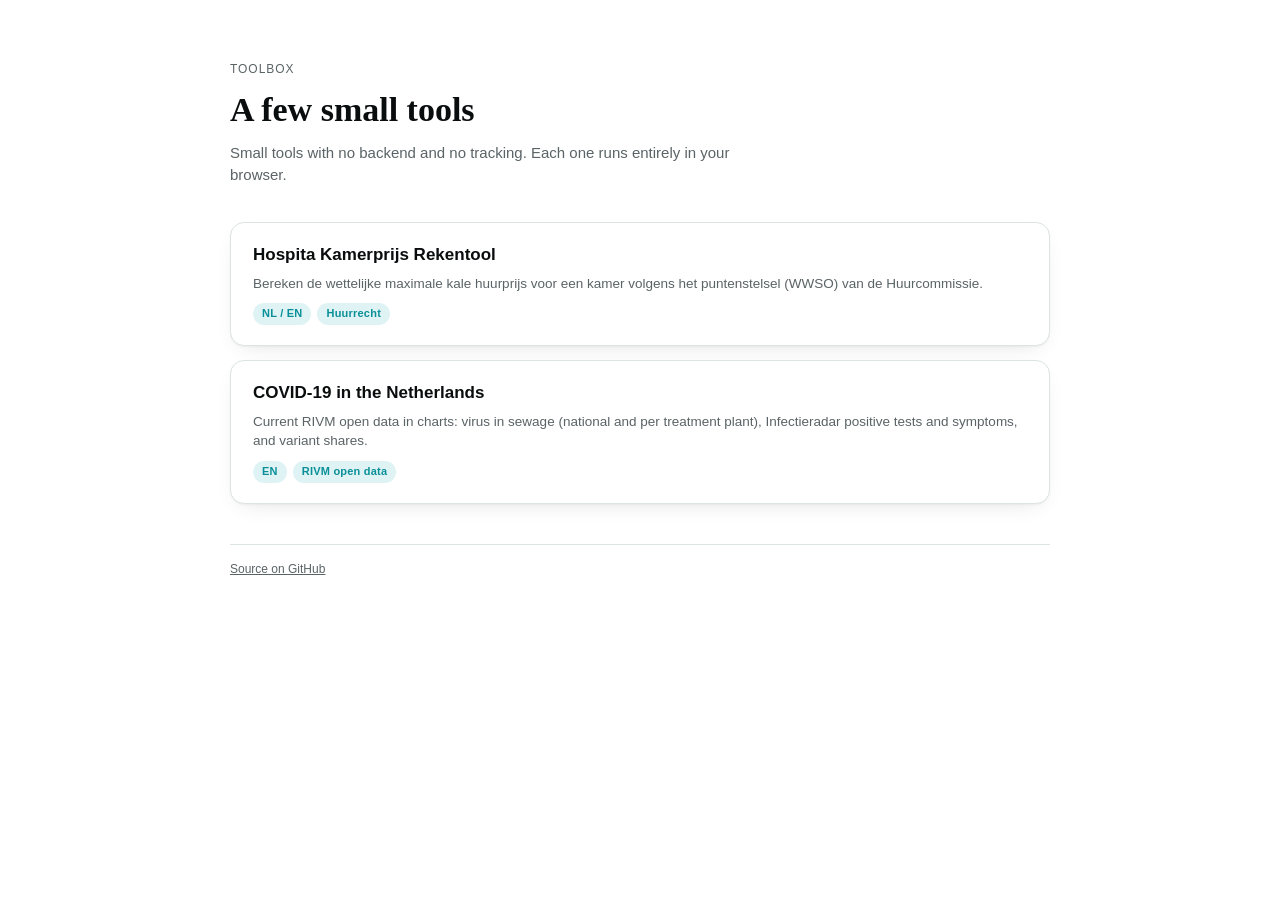
<file: index.html>
<!DOCTYPE html>
<html lang="en">
<head>
<meta charset="utf-8">
<meta name="viewport" content="width=device-width, initial-scale=1">
<title>Toolbox</title>
<style>
  :root{
    --ground:#ffffff;
    --surface:#ffffff;
    --surface-2:#f4f6f6;
    --ink:#0a0d0e;
    --muted:#5a6366;
    --line:#dde2e3;
    --accent:#0a8f99;
    --accent-ink:#ffffff;
    --accent-soft:#dff3f4;
    --shadow: 0 1px 2px rgba(10,13,14,0.04), 0 8px 24px -12px rgba(10,13,14,0.16);
  }
  @media (prefers-color-scheme: dark){
    :root{
      --ground:#000000;
      --surface:#141819;
      --surface-2:#0e1112;
      --ink:#f3f6f6;
      --muted:#93a0a2;
      --line:#282f30;
      --accent:#2fd8e0;
      --accent-ink:#00191b;
      --accent-soft:rgba(47,216,224,0.14);
      --shadow: 0 1px 2px rgba(0,0,0,0.4), 0 8px 24px -12px rgba(0,0,0,0.6);
    }
  }
  *{box-sizing:border-box;}
  body{
    margin:0;
    background:var(--ground);
    color:var(--ink);
    font-family: -apple-system, "Segoe UI", Roboto, "Helvetica Neue", Arial, sans-serif;
    line-height:1.45;
  }
  .wrap{ max-width:860px; margin:0 auto; padding:56px 20px 80px; }
  header{ margin-bottom:36px; }
  header .eyebrow{ font-size:12px; letter-spacing:0.08em; text-transform:uppercase; color:var(--muted); }
  h1{
    font-family: "Iowan Old Style","Palatino Linotype", Palatino, Georgia, serif;
    font-size:34px; font-weight:600; margin:6px 0 8px; text-wrap:balance;
  }
  header p{ margin:0; color:var(--muted); font-size:15px; max-width:60ch; }

  .tools{ display:grid; grid-template-columns:1fr; gap:14px; }
  a.tool{
    display:flex;
    flex-direction:column;
    gap:6px;
    text-decoration:none;
    color:inherit;
    background:var(--surface);
    border:1px solid var(--line);
    border-radius:14px;
    box-shadow:var(--shadow);
    padding:20px 22px;
    transition:border-color 0.15s ease;
  }
  a.tool:hover{ border-color:var(--accent); }
  a.tool:focus-visible{ outline:2px solid var(--accent); outline-offset:2px; }
  a.tool .name{ font-size:17px; font-weight:700; color:var(--ink); }
  a.tool .desc{ font-size:13.5px; color:var(--muted); }
  a.tool .tags{ display:flex; gap:6px; margin-top:4px; }
  a.tool .tag{
    font-size:11px; font-weight:600; letter-spacing:0.02em;
    background:var(--accent-soft); color:var(--accent);
    padding:3px 9px; border-radius:999px;
  }

  footer{ margin-top:40px; padding-top:16px; border-top:1px solid var(--line); font-size:12px; color:var(--muted); }
  footer a{ color:var(--muted); }
</style>
</head>
<body>
<div class="wrap">
  <header>
    <span class="eyebrow">Toolbox</span>
    <h1>A few small tools</h1>
    <p>Small tools with no backend and no tracking. Each one runs entirely in your browser.</p>
  </header>

  <div class="tools">
    <a class="tool" href="tools/hospita-kamerprijs.html">
      <span class="name">Hospita Kamerprijs Rekentool</span>
      <span class="desc">Bereken de wettelijke maximale kale huurprijs voor een kamer volgens het puntenstelsel (WWSO) van de Huurcommissie.</span>
      <span class="tags"><span class="tag">NL / EN</span><span class="tag">Huurrecht</span></span>
    </a>
    <a class="tool" href="tools/covid-nl.html">
      <span class="name">COVID-19 in the Netherlands</span>
      <span class="desc">Current RIVM open data in charts: virus in sewage (national and per treatment plant), Infectieradar positive tests and symptoms, and variant shares.</span>
      <span class="tags"><span class="tag">EN</span><span class="tag">RIVM open data</span></span>
    </a>
  </div>

  <footer>
    <a href="https://github.com/Josvanegmond/toolbox" target="_blank" rel="noopener">Source on GitHub</a>
  </footer>
</div>
</body>
</html>
</file>
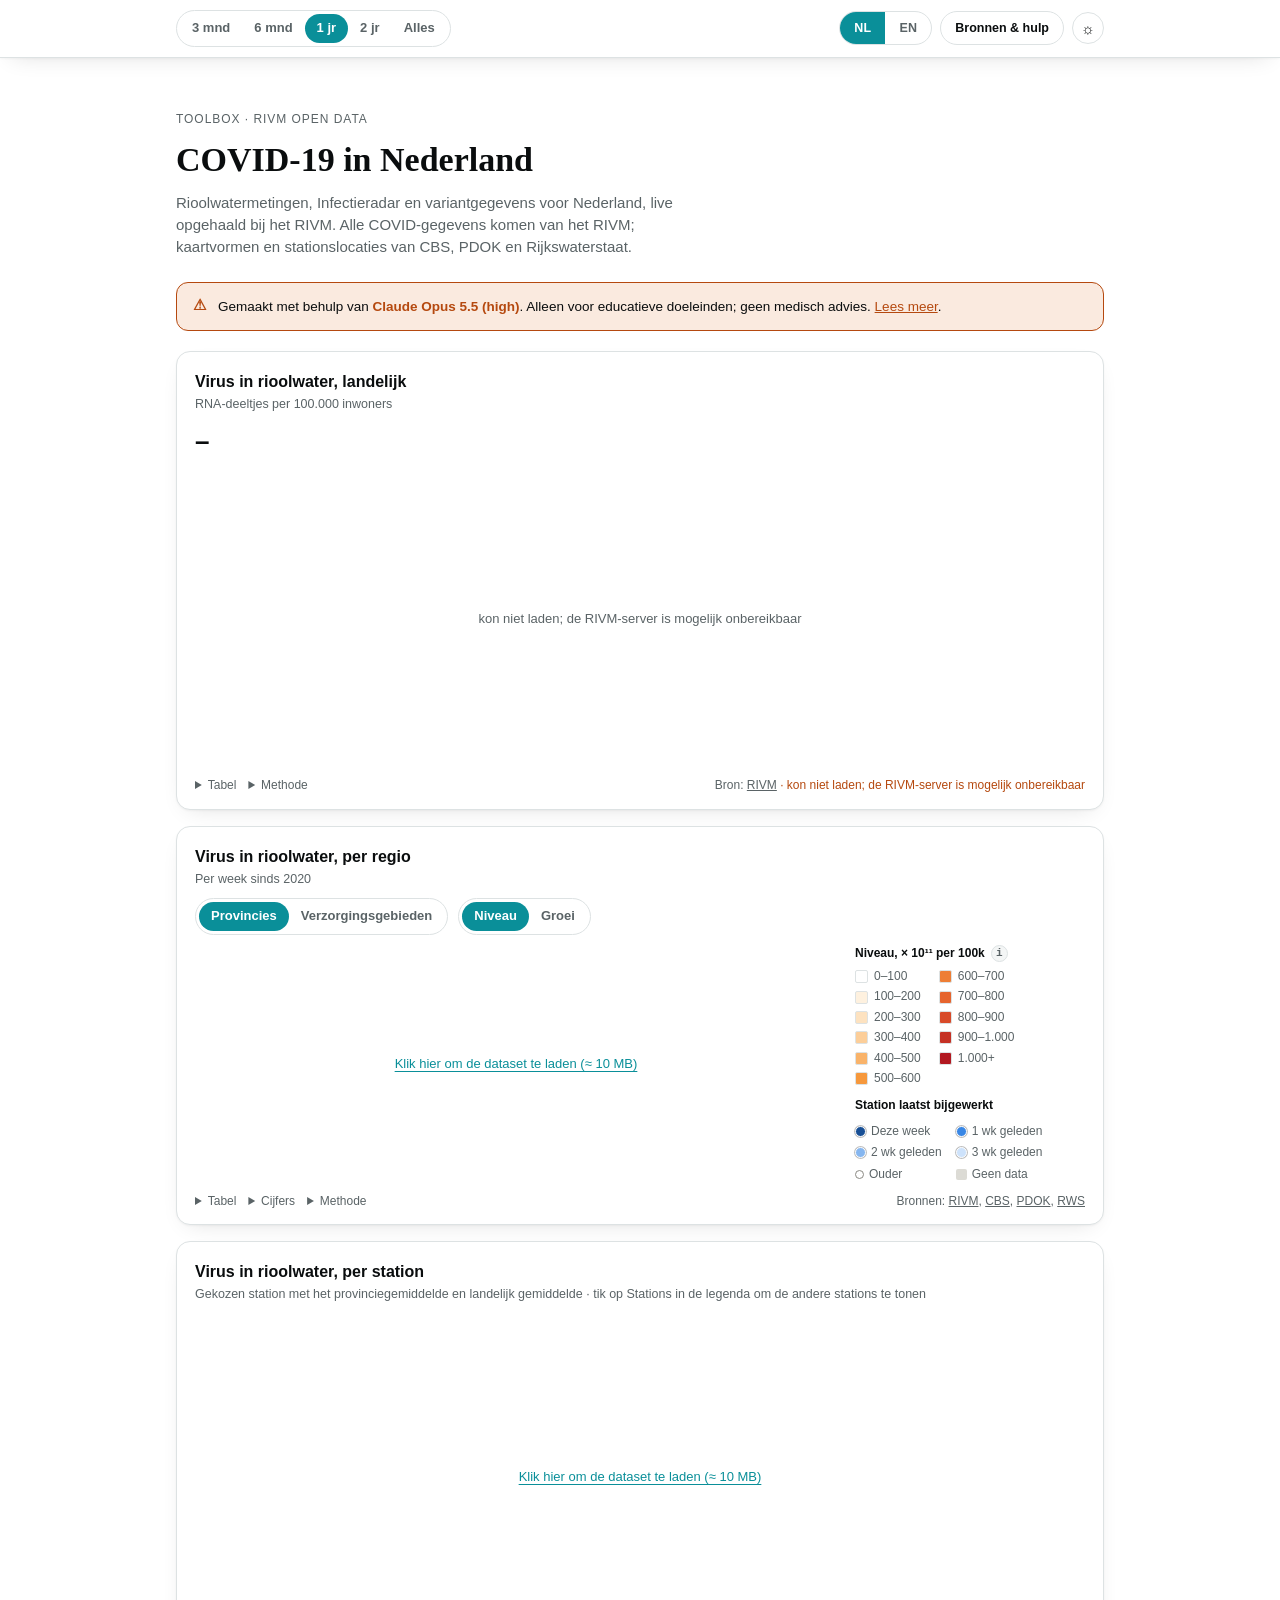
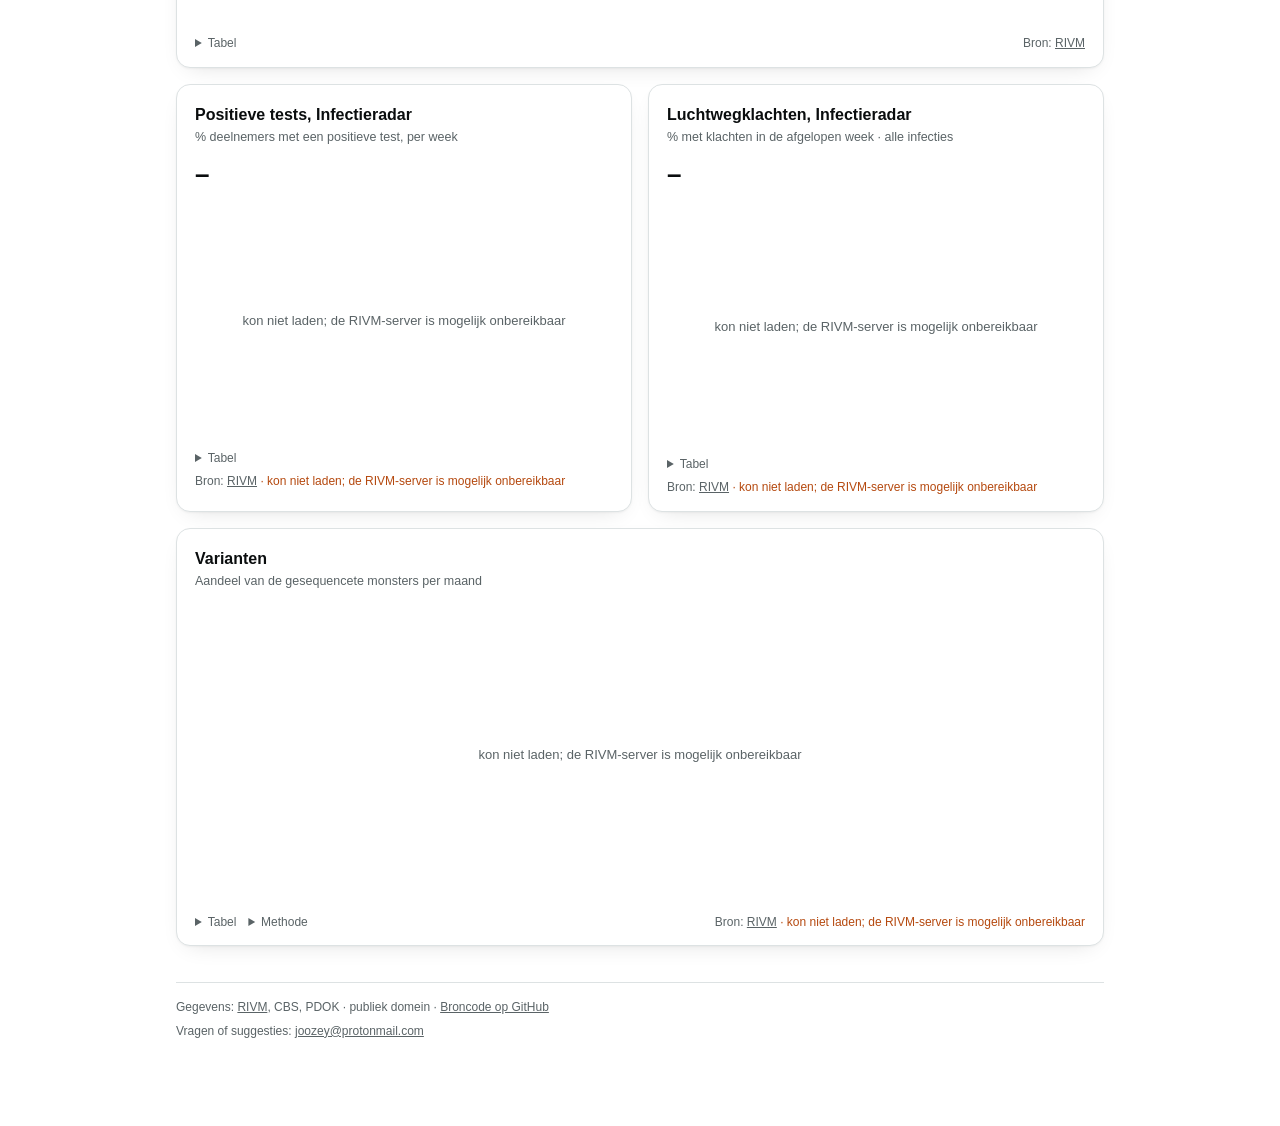
<file: tools/covid-nl.html>
<!DOCTYPE html>
<html lang="en">
<head>
<meta charset="utf-8">
<meta name="viewport" content="width=device-width, initial-scale=1">
<title>COVID-19 Netherlands</title>
<link rel="stylesheet" href="shared/toolbox.css">
<style>
  :root{
    color-scheme: light;
    --ground:#ffffff;
    --surface:#ffffff;
    --surface-2:#f4f6f6;
    --ink:#0a0d0e;
    --muted:#5a6366;
    --line:#dde2e3;
    --accent:#0a8f99;
    --accent-ink:#ffffff;
    --accent-soft:#dff3f4;
    --warn:#b5490f;
    --warn-soft:#faeadf;
    --bar-max:960px;
    --bar-pad:16px;
    --shadow: 0 1px 2px rgba(10,13,14,0.04), 0 8px 24px -12px rgba(10,13,14,0.16);
    --grid:#e1e0d9;
    --axis:#c3c2b7;
    --tick:#6b6a65;
    --s1:#2a78d6; --s2:#eb6834; --s3:#1baf7a; --s4:#eda100;
    --s5:#e87ba4; --s6:#008300; --s7:#4a3aa7; --s8:#e34948;
    --other:#b4b3ad;
    --nodata:#dcdbd5;
    --mapline:#9d9c95;
  }
  @media (prefers-color-scheme: dark){
    :root:not([data-theme="light"]){
      color-scheme: dark;
      --ground:#000000;
      --surface:#141819;
      --surface-2:#0e1112;
      --ink:#f3f6f6;
      --muted:#93a0a2;
      --line:#282f30;
      --accent:#2fd8e0;
      --accent-ink:#00191b;
      --accent-soft:rgba(47,216,224,0.14);
      --warn:#ff9a5c;
      --warn-soft:rgba(255,154,92,0.14);
      --shadow: 0 1px 2px rgba(0,0,0,0.4), 0 8px 24px -12px rgba(0,0,0,0.6);
      --grid:#2c2c2a;
      --axis:#383835;
      --tick:#898781;
      --s1:#3987e5; --s2:#d95926; --s3:#199e70; --s4:#c98500;
      --s5:#d55181; --s6:#008300; --s7:#9085e9; --s8:#e66767;
      --other:#5c5b57;
    --nodata:#8a8983;
    --mapline:#4a4945;
    }
  }
  :root[data-theme="dark"]{
    color-scheme: dark;
    --ground:#000000;
    --surface:#141819;
    --surface-2:#0e1112;
    --ink:#f3f6f6;
    --muted:#93a0a2;
    --line:#282f30;
    --accent:#2fd8e0;
    --accent-ink:#00191b;
    --accent-soft:rgba(47,216,224,0.14);
    --warn:#ff9a5c;
    --warn-soft:rgba(255,154,92,0.14);
    --shadow: 0 1px 2px rgba(0,0,0,0.4), 0 8px 24px -12px rgba(0,0,0,0.6);
    --grid:#2c2c2a;
    --axis:#383835;
    --tick:#898781;
    --s1:#3987e5; --s2:#d95926; --s3:#199e70; --s4:#c98500;
    --s5:#d55181; --s6:#008300; --s7:#9085e9; --s8:#e66767;
    --other:#5c5b57;
    --nodata:#8a8983;
    --mapline:#4a4945;
  }

  *{box-sizing:border-box;}
  body{
    margin:0;
    background:var(--ground);
    color:var(--ink);
    font-family: -apple-system, "Segoe UI", Roboto, "Helvetica Neue", Arial, sans-serif;
    line-height:1.45;
  }
  .wrap{ max-width:960px; margin:0 auto; padding:48px 16px 80px; }
  header{ margin-bottom:24px; }
  header .eyebrow{ font-size:12px; letter-spacing:0.08em; text-transform:uppercase; color:var(--muted); }
  header .eyebrow a{ color:inherit; text-decoration:none; }
  header .eyebrow a:hover{ color:var(--accent); }
  h1{
    font-family: "Iowan Old Style","Palatino Linotype", Palatino, Georgia, serif;
    font-size:34px; font-weight:600; margin:6px 0 8px; text-wrap:balance;
  }
  header p{ margin:0; color:var(--muted); font-size:15px; max-width:64ch; }

  .seg{ display:inline-flex; border:1px solid var(--line); border-radius:999px; padding:3px; background:var(--surface); }
  .seg button{
    font:inherit; font-size:13px; font-weight:600; color:var(--muted);
    background:none; border:0; border-radius:999px; padding:5px 12px; cursor:pointer;
  }
  .seg button:hover{ color:var(--ink); }
  .seg button[aria-pressed="true"]{ background:var(--accent); color:var(--accent-ink); }
  .seg button:focus-visible{ outline:2px solid var(--accent); outline-offset:1px; }
  .pub.err{ color:var(--warn); }

  .grid{ display:grid; grid-template-columns:1fr; gap:16px; }
  @media (min-width:860px){ .grid.two{ grid-template-columns:1fr 1fr; } }

  .card{
    background:var(--surface); border:1px solid var(--line); border-radius:14px;
    box-shadow:var(--shadow); padding:18px 18px 14px; min-width:0;
  }
  .card h2{ font-size:16px; margin:0 0 2px; font-weight:700; }
  .card .sub{ font-size:12.5px; color:var(--muted); margin:0 0 10px; }
  .stat{ display:flex; align-items:baseline; gap:8px; flex-wrap:wrap; margin:4px 0 8px; }
  .stat .v{ font-size:26px; font-weight:700; letter-spacing:-0.01em; }
  .stat .u{ font-size:12.5px; color:var(--muted); }
  .legend{ display:flex; flex-wrap:wrap; gap:4px 14px; font-size:12.5px; color:var(--muted); margin:2px 0 6px; }
  .legend span{ display:inline-flex; align-items:center; gap:6px; }
  .legend i{ display:inline-block; width:14px; height:2px; border-radius:1px; }
  .legend i.box{ width:10px; height:10px; border-radius:2px; }
  .legend{ align-items:center; }
  .legend button.chip{
    font:inherit; font-size:12px; color:var(--muted); background:var(--surface);
    border:1px solid var(--line); border-radius:999px; padding:2px 9px 2px 7px;
    display:inline-flex; align-items:center; gap:6px; cursor:pointer;
  }
  .legend button.chip i{ width:14px; height:2px; background:var(--tick); opacity:.35; }
  .legend button.chip:hover{ color:var(--ink); }
  .legend button.chip[aria-pressed="true"]{ color:var(--ink); border-color:var(--axis); }
  .legend button.chip[aria-pressed="true"] i{ opacity:.8; }
  .legend button.chip:focus-visible{ outline:2px solid var(--accent); outline-offset:1px; }
  .chart{ position:relative; width:100%; height:240px; }
  .chart.tall{ height:300px; }
  .chart svg{ display:block; width:100%; height:100%; overflow:visible; }
  /* a vertical swipe on a chart scrolls the page; a sideways swipe reads off values */
  .chart svg{ touch-action:pan-y; }
  .chart svg:focus-visible{ outline:2px solid var(--accent); outline-offset:4px; border-radius:4px; }
  .chart.loading{ opacity:.45; }
  .empty{ display:flex; align-items:center; justify-content:center; height:100%; color:var(--muted); font-size:13px; }
  .foot{ display:flex; flex-wrap:wrap; justify-content:space-between; gap:6px 12px; margin-top:8px; font-size:12px; color:var(--muted); }
  .foot a{ color:var(--muted); }
  details.tbl summary{ cursor:pointer; }
  details.tbl summary:hover{ color:var(--ink); }
  .tblwrap{ max-height:260px; overflow:auto; margin-top:8px; border:1px solid var(--line); border-radius:8px; }
  table{ border-collapse:collapse; width:100%; font-size:12.5px; font-variant-numeric:tabular-nums; }
  th,td{ padding:4px 10px; text-align:right; border-bottom:1px solid var(--line); white-space:nowrap; }
  th:first-child,td:first-child{ text-align:left; }
  thead th{ position:sticky; top:0; background:var(--surface-2); color:var(--muted); font-weight:600; }
  .note{ font-size:12px; color:var(--muted); margin:8px 0 0; }

  .tip{
    position:absolute; pointer-events:none; z-index:10;
    background:var(--surface); color:var(--ink);
    border:1px solid var(--line); border-radius:8px; box-shadow:var(--shadow);
    padding:7px 10px; font-size:12px; line-height:1.35; min-width:140px; max-width:240px;
    display:none;
  }
  .tip .d{ color:var(--muted); margin-bottom:3px; }
  .tip .row{ display:flex; align-items:center; gap:7px; }
  .tip .row i{ width:12px; height:2px; border-radius:1px; flex:none; }
  .tip .row b{ font-variant-numeric:tabular-nums; }
  .tip .row span{ color:var(--muted); overflow:hidden; text-overflow:ellipsis; white-space:nowrap; }

  .plantbar{ display:flex; flex-wrap:wrap; gap:8px; align-items:center; margin:4px 0 8px; }
  select, .btn{
    font:inherit; font-size:13px; color:var(--ink); background:var(--surface);
    border:1px solid var(--line); border-radius:8px; padding:6px 10px; max-width:100%;
  }
  .btn{ cursor:pointer; font-weight:600; background:var(--accent); color:var(--accent-ink); border-color:var(--accent); }
  .btn:disabled{ opacity:.6; cursor:progress; }
  .linkbtn{ font:inherit; font-size:13px; color:var(--accent); background:none; border:0; padding:4px; cursor:pointer; text-decoration:underline; text-underline-offset:3px; }
  .linkbtn:hover{ color:var(--ink); }
  .linkbtn:focus-visible{ outline:2px solid var(--accent); outline-offset:2px; border-radius:4px; }
  .linkbtn:disabled{ color:var(--muted); text-decoration:none; cursor:progress; }

  .maptools{ display:flex; flex-wrap:wrap; gap:8px 10px; align-items:center; margin:2px 0 10px; }
  .mapwrap{ display:grid; grid-template-columns:minmax(0,1fr); gap:12px 18px; }
  @media (min-width:760px){ .mapwrap{ grid-template-columns:minmax(0,1fr) 230px; } }
  .map{ position:relative; min-height:200px; }
  .map svg{ display:block; width:100%; height:auto; max-height:520px; }
  .map path.pv{ stroke:var(--mapline); stroke-width:1; stroke-linejoin:round; vector-effect:non-scaling-stroke; cursor:pointer; }
  .map path.pv:hover, .map path.pv:focus{ stroke:var(--ink); stroke-width:2; outline:none; }
  .map path.ca{ stroke:#ffffff; stroke-opacity:.7; stroke-width:.6; vector-effect:non-scaling-stroke; cursor:pointer; }
  .map path.ca:hover{ stroke:var(--ink); stroke-opacity:1; stroke-width:1.6; }
  .map svg.catch-mode path.pv{ fill:none; pointer-events:none; stroke:var(--ink); stroke-opacity:.55; stroke-width:1.3; }
  .map text{ pointer-events:none; font-weight:600; fill:#1b1b1b; paint-order:stroke; stroke:rgba(255,255,255,.8); stroke-linejoin:round; }
  .map circle.st{ cursor:pointer; }
  /* the selected dot's ring width is set in JS, so it can shrink with the zoom */
  .map circle.st.sel{ stroke:var(--ink); }
  .map path.pv.on{ stroke:var(--ink); stroke-width:2.5; }
  .map svg.catch-mode path.pv.on{ stroke-opacity:1; stroke-width:2.5; }
  /* at 1:1 one finger scrolls the page and two fingers zoom the map; zoomed in, one finger pans */
  .map svg{ touch-action:pan-x pan-y; }
  .map svg.zoomed{ touch-action:none; cursor:grab; }
  .map svg.dragging{ cursor:grabbing; }
  .zoomctl{ position:absolute; top:6px; right:6px; z-index:5; display:flex; flex-direction:column; gap:4px; }
  .zoomctl[hidden]{ display:none; }
  .zoomctl button{
    font:inherit; font-size:17px; line-height:1; width:32px; height:32px; padding:0;
    border:1px solid var(--line); border-radius:8px; background:var(--surface); color:var(--ink);
    box-shadow:var(--shadow); cursor:pointer;
  }
  .zoomctl button:hover:not(:disabled){ border-color:var(--accent); }
  .zoomctl button:disabled{ color:var(--muted); opacity:.55; cursor:default; }
  .zoomctl button:focus-visible{ outline:2px solid var(--accent); outline-offset:2px; }
  .zoomhint{
    position:absolute; inset:0; z-index:6; display:flex; align-items:center; justify-content:center;
    background:rgba(10,13,14,.5); color:#ffffff; font-size:14px; font-weight:600; border-radius:8px;
    pointer-events:none; opacity:0; transition:opacity .2s;
  }
  .zoomhint.on{ opacity:1; }
  @media (prefers-reduced-motion: reduce){ .zoomhint{ transition:none; } }
  .mapside{ display:flex; flex-direction:column; gap:12px; font-size:12px; color:var(--muted); min-width:0; }
  .scale{ position:relative; }
  .scale .cap{ color:var(--ink); font-weight:600; }
  .scale .capline{ display:flex; align-items:center; gap:6px; }
  .scale .helppop{ top:24px; right:0; }
  @media (min-width:760px){ .scale .helppop{ top:0; right:calc(100% + 12px); } }
  .scale .bar{ height:10px; border-radius:3px; border:1px solid var(--line); margin:5px 0 2px; }
  .scale .ticks{ display:flex; justify-content:space-between; font-variant-numeric:tabular-nums; }
  .steplist{ display:grid; grid-auto-flow:column; grid-template-columns:repeat(2, max-content); gap:3px 18px; margin-top:6px; font-variant-numeric:tabular-nums; }
  .steplist span{ display:inline-flex; align-items:center; gap:6px; white-space:nowrap; }
  .steplist i{ width:13px; height:13px; border-radius:2px; border:1px solid var(--line); flex:none; }
  .keys{ display:grid; grid-template-columns:repeat(2, minmax(0, max-content)); gap:4px 14px; margin-top:8px; }
  .keys span{ display:inline-flex; align-items:center; gap:5px; white-space:nowrap; }
  .keys i{ width:11px; height:11px; flex:none; }
  .keys i.sq{ border-radius:2px; background:var(--nodata); }
  .keys i.dot{ border-radius:50%; border:1.5px solid #ffffff; box-shadow:0 0 0 1px rgba(0,0,0,.25); }
  .keys i.dot.old{ background:transparent; border-color:#8b8a84; box-shadow:none; width:9px; height:9px; }
  table.kv{ width:auto; font-size:12px; }
  table.kv td, table.kv th{ padding:4px 10px; text-align:left; white-space:nowrap; }
  table.kv th{ font-weight:400; color:var(--muted); background:none; position:static; }
  /* fixed width so the open panel does not resize while the slider moves */
  details.stats .tblwrap{ width:17em; max-width:100%; }
  table.kv td{ color:var(--ink); font-weight:600; font-variant-numeric:tabular-nums; }
  .timeline{ display:flex; align-items:center; gap:10px; margin-top:6px; }
  .timeline[hidden]{ display:none; }
  @media (max-width:560px){
    .timeline{ flex-wrap:wrap; }
    .timeline > output#mapweeklabel{ order:-1; width:100%; text-align:left; }
  }
  .map .empty{ min-height:240px; }
  .timeline input{ flex:1; min-width:0; accent-color:var(--accent); }
  .timeline output{ font-size:13px; font-weight:600; width:13em; flex:none; text-align:right; font-variant-numeric:tabular-nums; white-space:nowrap; }
  .play{ font:inherit; font-size:13px; width:34px; height:34px; border-radius:999px; border:1px solid var(--line); background:var(--surface); color:var(--ink); cursor:pointer; flex:none; }
  .play:hover{ border-color:var(--accent); }
  .play:focus-visible{ outline:2px solid var(--accent); outline-offset:2px; }
  details.method table{ font-size:12px; }
  details.method td{ text-align:left; white-space:normal; }
  details.method td:first-child{ color:var(--muted); white-space:nowrap; width:1%; padding-right:14px; }
  .foot .links{ display:flex; gap:12px; }

  footer{ margin-top:36px; padding-top:16px; border-top:1px solid var(--line); font-size:12px; color:var(--muted); }
  footer a{ color:var(--muted); }
  footer p{ margin:0 0 6px; }
</style>
</head>
<body>
<div class="stickybar">
  <div class="stickybar-inner">
    <div class="seg" role="group" data-i18n-aria="range_aria" id="range">
      <button type="button" data-m="3" data-i18n="r3">3 mo</button>
      <button type="button" data-m="6" data-i18n="r6">6 mo</button>
      <button type="button" data-m="12" data-i18n="r12">1 yr</button>
      <button type="button" data-m="24" data-i18n="r24">2 yr</button>
      <button type="button" data-m="0" data-i18n="rall">All</button>
    </div>
    <div class="toolbar">
      <div class="langtoggle" role="group" aria-label="Taal / Language">
        <button type="button" data-lang-btn="nl" aria-pressed="false">NL</button>
        <button type="button" data-lang-btn="en" aria-pressed="false">EN</button>
      </div>
      <button type="button" class="helpbtn" data-open-about data-i18n="helpbtn">Bronnen &amp; hulp</button>
      <button type="button" class="themebtn" id="themeToggle">&#9788;</button>
    </div>
  </div>
</div>
<div class="wrap">
  <header>
    <span class="eyebrow"><a href="../index.html">Toolbox</a> · <span data-i18n="eyebrow">RIVM open data</span></span>
    <h1 data-i18n="h1">COVID-19 in the Netherlands</h1>
    <p data-i18n="intro"></p>
  </header>

  <div class="disclaimer" role="note">
    <span class="mark" aria-hidden="true">&#9888;</span>
    <div data-i18n-html="disclaimer"></div>
  </div>


  <div class="grid">
    <section class="card" id="c-sewage">
      <h2 data-i18n="sew_h"></h2>
      <p class="sub" data-i18n="sew_sub"></p>
      <div class="stat"><span class="v" data-stat>–</span><span class="u" data-statu></span></div>
      <div class="chart tall" data-chart></div>
      <div class="foot"><span class="links">
          <details class="tbl"><summary data-i18n="table">Table</summary><div class="tblwrap" data-table></div></details>
          <details class="tbl method"><summary data-i18n="method">Method</summary><div class="tblwrap"><table><tbody>
            <tr><td data-i18n="m_value"></td><td data-i18n="m_value_d"></td></tr>
            <tr><td data-i18n="m_sampling"></td><td data-i18n="m_sampling_nat"></td></tr>
          </tbody></table></div></details></span>
        <span><span data-i18n="source">Source</span>: <a href="https://data.rivm.nl/meta/srv/dut/catalog.search#/metadata/800af4a9-2833-4382-a6e5-5c30e1d1947a" target="_blank" rel="noopener">RIVM</a> <span class="pub" data-pub="sewage"></span></span></div>
    </section>

    <section class="card" id="c-map">
      <h2 data-i18n="map_h"></h2>
      <p class="sub" data-i18n="map_sub"></p>
      <div class="maptools">
        <div class="seg" role="group" data-i18n-aria="regions_aria" id="maplayer">
          <button type="button" data-layer="provinces" aria-pressed="true" data-i18n="provinces"></button>
          <button type="button" data-layer="catchments" aria-pressed="false" data-i18n="catchments"></button>
        </div>
        <div class="seg" role="group" data-i18n-aria="colour_aria" id="mapmode">
          <button type="button" data-mode="level" aria-pressed="true" data-i18n="level"></button>
          <button type="button" data-mode="growth" aria-pressed="false" data-i18n="growth"></button>
        </div>
      </div>
      <div class="mapwrap">
        <div>
          <div class="map" data-map>
            <div class="zoomctl" data-zoomctl hidden>
              <button type="button" data-zoom="in" data-i18n-aria="zoom_in">+</button>
              <button type="button" data-zoom="out" data-i18n-aria="zoom_out">&minus;</button>
              <button type="button" data-zoom="reset" data-i18n-aria="zoom_reset">&#8634;</button>
            </div>
            <div class="zoomhint" data-zoomhint aria-hidden="true"></div>
            <div class="empty"><button type="button" class="linkbtn" id="maploadbtn" data-plantload></button></div>
          </div>
          <div class="timeline" data-timeline hidden>
            <button type="button" class="play" id="mapplay">▶</button>
            <input type="range" id="mapweek" min="0" max="0" value="0" data-i18n-aria="week">
            <output id="mapweeklabel" for="mapweek"></output>
          </div>
        </div>
        <div class="mapside">
          <div class="scale" data-scale></div>
        </div>
      </div>
      <div class="foot"><span class="links">
          <details class="tbl"><summary data-i18n="table">Table</summary><div class="tblwrap" data-table></div></details>
          <details class="tbl stats"><summary data-i18n="stats">Stats</summary><div class="tblwrap"><table class="kv" data-stats></table></div></details>
          <details class="tbl method"><summary data-i18n="method">Method</summary><div class="tblwrap"><table><tbody>
            <tr><td data-i18n="level"></td><td data-i18n="m_level_d"></td></tr>
            <tr><td data-i18n="growth"></td><td data-i18n="m_growth_d"></td></tr>
            <tr><td data-i18n="m_province"></td><td data-i18n="m_province_d"></td></tr>
            <tr><td data-i18n="m_catchment"></td><td data-i18n="m_catchment_d"></td></tr>
            <tr><td data-i18n="m_areacolour"></td><td data-i18n="m_areacolour_d"></td></tr>
            <tr><td data-i18n="m_counts"></td><td data-i18n="m_counts_d"></td></tr>
            <tr><td data-i18n="m_sampling"></td><td data-i18n="m_sampling_map"></td></tr>
            <tr><td data-i18n="m_latest"></td><td data-i18n="m_latest_d"></td></tr>
            <tr><td data-i18n="m_leftout"></td><td data-i18n="m_leftout_d"></td></tr>
          </tbody></table></div></details></span>
        <span><span data-i18n="sources">Sources</span>: <a href="https://data.rivm.nl/meta/srv/dut/catalog.search#/metadata/a2960b68-9d3f-4dc3-9485-600570cd52b9" target="_blank" rel="noopener">RIVM</a>, <a href="https://www.cbs.nl/nl-nl/maatwerk/2025/04/inwoners-per-rioolwaterzuiveringsinstallatie-1-1-2024" target="_blank" rel="noopener">CBS</a>, <a href="https://www.pdok.nl/introductie/-/article/cbs-gebiedsindelingen" target="_blank" rel="noopener">PDOK</a>, <a href="https://www.pdok.nl/ogc-webservices/-/article/kaderrichtlijn-stedelijk-afvalwater" target="_blank" rel="noopener">RWS</a> <span class="pub" data-pub="plants"></span></span></div>
    </section>

    <section class="card" id="c-plant">
      <h2 data-i18n="plant_h"></h2>
      <p class="sub" data-i18n="plant_sub"></p>
      <div class="plantbar">
        <select id="provsel" hidden data-i18n-aria="col_province"></select>
        <select id="plantsel" hidden data-i18n-aria="station"></select>
      </div>
      <div class="legend" data-legend></div>
      <div class="chart tall" data-chart><div class="empty"><button type="button" class="linkbtn" id="plantload" data-plantload></button></div></div>
      <p class="note" data-clipnote hidden></p>
      <div class="foot"><details class="tbl"><summary data-i18n="table">Table</summary><div class="tblwrap" data-table></div></details>
        <span><span data-i18n="source">Source</span>: <a href="https://data.rivm.nl/meta/srv/dut/catalog.search#/metadata/a2960b68-9d3f-4dc3-9485-600570cd52b9" target="_blank" rel="noopener">RIVM</a> <span class="pub" data-pub="plants"></span></span></div>
    </section>

    <div class="grid two">
      <section class="card" id="c-pos">
        <h2 data-i18n="pos_h"></h2>
        <p class="sub" data-i18n="pos_sub"></p>
        <div class="stat"><span class="v" data-stat>–</span><span class="u" data-statu></span></div>
        <div class="chart" data-chart></div>
        <div class="foot"><details class="tbl"><summary data-i18n="table">Table</summary><div class="tblwrap" data-table></div></details>
          <span><span data-i18n="source">Source</span>: <a href="https://data.rivm.nl/meta/srv/dut/catalog.search#/metadata/0bae0312-6e26-41dc-a986-74a60e46c249" target="_blank" rel="noopener">RIVM</a> <span class="pub" data-pub="pos"></span></span></div>
      </section>

      <section class="card" id="c-ari">
        <h2 data-i18n="ari_h"></h2>
        <p class="sub" data-i18n="ari_sub"></p>
        <div class="stat"><span class="v" data-stat>–</span><span class="u" data-statu></span></div>
        <div class="legend" data-legend></div>
        <div class="chart" data-chart></div>
        <div class="foot"><details class="tbl"><summary data-i18n="table">Table</summary><div class="tblwrap" data-table></div></details>
          <span><span data-i18n="source">Source</span>: <a href="https://data.rivm.nl/meta/srv/dut/catalog.search#/metadata/05b0d961-77fc-4fb5-8c38-0d2df0b6143d" target="_blank" rel="noopener">RIVM</a> <span class="pub" data-pub="ari"></span></span></div>
      </section>
    </div>

    <section class="card" id="c-var">
      <h2 data-i18n="var_h"></h2>
      <p class="sub" data-i18n="var_sub"></p>
      <div class="legend" data-legend></div>
      <div class="chart tall" data-chart></div>
      <div class="foot"><span class="links">
          <details class="tbl"><summary data-i18n="table">Table</summary><div class="tblwrap" data-table></div></details>
          <details class="tbl method"><summary data-i18n="method">Method</summary><div class="tblwrap"><table><tbody>
            <tr><td data-i18n="m_counting"></td><td data-i18n="m_counting_d"></td></tr>
            <tr><td data-i18n="m_overlap"></td><td data-i18n="m_overlap_d"></td></tr>
            <tr><td data-i18n="other"></td><td data-i18n="m_other_d"></td></tr>
            <tr><td data-i18n="m_last2"></td><td data-i18n="m_last2_d"></td></tr>
            <tr><td data-i18n="m_samplesize"></td><td data-i18n="m_samplesize_d"></td></tr>
          </tbody></table></div></details></span>
        <span><span data-i18n="source">Source</span>: <a href="https://data.rivm.nl/meta/srv/dut/catalog.search#/metadata/4678ae0b-2580-4cdb-a50b-d229575269ae" target="_blank" rel="noopener">RIVM</a> <span class="pub" data-pub="variants"></span></span></div>
    </section>
  </div>

  <footer>
    <p><span data-i18n="data">Data</span>: <a href="https://data.rivm.nl/covid-19/" target="_blank" rel="noopener">RIVM</a>, CBS, PDOK · <span data-i18n="public_domain">public domain</span> · <a href="https://github.com/Josvanegmond/toolbox" target="_blank" rel="noopener" data-i18n="github">Source on GitHub</a></p>
    <p><span data-i18n="contact">Questions or suggestions</span>: <a href="mailto:joozey@protonmail.com">joozey@protonmail.com</a></p>
  </footer>
</div>

<dialog id="aboutModal" class="tbmodal">
  <div class="modal-inner">
    <div class="modal-head">
      <h2 data-i18n="about_title"></h2>
      <button type="button" class="modal-close" id="closeAbout" data-i18n="close"></button>
    </div>
    <p data-i18n-html="about_made"></p>
    <p data-i18n-html="about_disclaimer"></p>
    <p data-i18n-html="about_translation"></p>
    <div class="modal-section-title" data-i18n="about_sources"></div>
    <ul class="srclist">
      <li><span class="srctitle">RIVM &ndash; <a href="https://data.rivm.nl/covid-19/" target="_blank" rel="noopener">COVID-19 open data</a></span>
        <span class="srcnote" data-i18n="src_rivm"></span></li>
      <li><span class="srctitle">CBS &ndash; <a href="https://www.cbs.nl/nl-nl/maatwerk/2025/04/inwoners-per-rioolwaterzuiveringsinstallatie-1-1-2024" target="_blank" rel="noopener">Inwoners per rioolwaterzuiveringsinstallatie, 1-1-2024</a></span>
        <span class="srcnote" data-i18n="src_cbs_rwzi"></span></li>
      <li><span class="srctitle">CBS &ndash; <a href="https://opendata.cbs.nl/statline/#/CBS/nl/dataset/85755NED" target="_blank" rel="noopener">Gebieden in Nederland 2024</a></span>
        <span class="srcnote" data-i18n="src_cbs_areas"></span></li>
      <li><span class="srctitle">PDOK &ndash; <a href="https://www.pdok.nl/introductie/-/article/cbs-gebiedsindelingen" target="_blank" rel="noopener">CBS gebiedsindelingen</a>, <a href="https://www.pdok.nl/introductie/-/article/cbs-postcode4" target="_blank" rel="noopener">CBS postcode 4</a></span>
        <span class="srcnote" data-i18n="src_pdok"></span></li>
      <li><span class="srctitle">Rijkswaterstaat / PDOK &ndash; <a href="https://www.pdok.nl/ogc-webservices/-/article/kaderrichtlijn-stedelijk-afvalwater" target="_blank" rel="noopener">Richtlijn Stedelijk Afvalwater</a></span>
        <span class="srcnote" data-i18n="src_rws"></span></li>
    </ul>
    <div class="modal-section-title" data-i18n="contact"></div>
    <p><a href="mailto:joozey@protonmail.com">joozey@protonmail.com</a></p>
  </div>
</dialog>

<script src="shared/toolbox.js"></script>
<script>
(() => {
  "use strict";
  const BASE = "https://data.rivm.nl/covid-19/";
  const FILES = {
    sewage: "COVID-19_rioolwaterdata_landelijk.csv",
    pos: "COVID-19_infectieradar_positieve_testuitslagen_per_week.csv",
    ari: "ARI_Infectieradar_symptomen_per_dag.csv",
    variants: "COVID-19_varianten.csv",
    plants: "COVID-19_rioolwaterdata.csv",
  };
  const DAY = 86400000;
  const SLOTS = ["--s1","--s2","--s3","--s4","--s5","--s6","--s7","--s8"];
  const css = (v) => getComputedStyle(document.documentElement).getPropertyValue(v).trim();
  const svgNS = "http://www.w3.org/2000/svg";

  // ---------- language ----------
  const I18N = {
    nl: {
      eyebrow: "RIVM open data",
      h1: "COVID-19 in Nederland",
      intro: "Rioolwatermetingen, Infectieradar en variantgegevens voor Nederland, live opgehaald bij het RIVM. Alle COVID-gegevens komen van het RIVM; kaartvormen en stationslocaties van CBS, PDOK en Rijkswaterstaat.",
      disclaimer: 'Gemaakt met behulp van <b>Claude Opus 5.5 (high)</b>. Alleen voor educatieve doeleinden; geen medisch advies. <a href="#" data-open-about>Lees meer</a>.',
      about_title: "Over deze pagina", close: "Sluiten",
      about_made: "Gemaakt met behulp van <b>Claude Opus 5.5 (high)</b> (Anthropic), niet gelieerd aan het RIVM, CBS, PDOK of Rijkswaterstaat. De pagina zelf draait geen taalmodel: hij haalt de cijfers live op bij het RIVM en rekent ze met vaste regels om naar grafieken en kaarten.",
      about_disclaimer: "<b>Alleen voor educatieve doeleinden.</b> Deze pagina is geen medisch advies. Er kunnen geen aansprakelijkheidsclaims worden ingediend voor gevolgen van handelingen op basis van de informatie op deze pagina.",
      about_translation: "De <b>vertalingen</b> zijn een hulpmiddel: ze kunnen fouten bevatten en gebruiken mogelijk niet de juridisch juiste termen. Ga bij twijfel uit van de originele bronnen.",
      about_sources: "Gebruikte bronnen",
      src_rivm: "Alle COVID-cijfers: rioolwater (landelijk en per station), Infectieradar en varianten. Live opgehaald.",
      src_cbs_rwzi: "Welke inwoners elk rioolwaterstation bedient, per gemeente en postcode. Gebruikt voor provincies en verzorgingsgebieden.",
      src_cbs_areas: "Welke gemeente in welke provincie ligt.",
      src_pdok: "Provinciegrenzen en postcodegebieden voor de kaart.",
      src_rws: "Locaties van de rioolwaterstations.",
      range_aria: "Periode", r3: "3 mnd", r6: "6 mnd", r12: "1 jr", r24: "2 jr", rall: "Alles",
      table: "Tabel", method: "Methode", stats: "Cijfers", source: "Bron", sources: "Bronnen",
      sew_h: "Virus in rioolwater, landelijk", sew_sub: "RNA-deeltjes per 100.000 inwoners",
      m_value: "Waarde", m_value_d: "Gemiddelde over stations, gewogen naar inwoners",
      m_sampling: "Bemonstering", m_sampling_nat: "Sinds 7 jul 2025: ~133 stations (40%), wekelijks",
      map_h: "Virus in rioolwater, per regio", map_sub: "Per week sinds 2020",
      regions_aria: "Regio's", provinces: "Provincies", catchments: "Verzorgingsgebieden",
      colour_aria: "Kaartkleur", growth: "Groei", level: "Niveau", week: "Week",
      m_growth_d: "Trend over 4 weken, % per week (rechte lijn door de log van het weekniveau)",
      m_level_d: "Gemiddelde over alle stations; een station dat die week niet gemeten is, telt mee via een rechte lijn tussen zijn metingen ervoor en erna",
      m_province: "Provincie", m_province_d: "Stations gewogen naar het aantal inwoners dat ze in de provincie bedienen (CBS, 2024)",
      m_catchment: "Verzorgingsgebied", m_catchment_d: "Benadering: postcodegebieden toegewezen aan hun hoofdstation (CBS, 2024)",
      m_areacolour: "Kleur gebied", m_areacolour_d: "Grijs als het station 4 weken niet gemeten heeft",
      m_counts: "Aantal stations", m_counts_d: "Een station telt mee in de provincie die het vooral bedient",
      m_sampling_map: "Sinds jul 2025: ~40% van de stations per week",
      m_latest: "Laatste weken", m_latest_d: "Stations zonder nieuwe meting geschat uit hoe de gemeten stations in de provincie veranderden; kan nog verschuiven, en RIVM past cijfers achteraf aan",
      m_leftout: "Weggelaten", m_leftout_d: "4 Gelderse stations, gesloten in 2020–21 (alleen als stip)",
      plant_h: "Virus in rioolwater, per station", plant_sub: "Gekozen station met het provinciegemiddelde en landelijk gemiddelde · tik op Stations in de legenda om de andere stations te tonen",
      station: "Rioolwaterstation",
      province_avg: "Provinciegemiddelde", st_lines: "Stations ({n})",
      clipped: "Pieken boven {v} × 10¹¹ lopen boven de grafiek uit; beweeg erover voor de waarde.",
      zoom_in: "Inzoomen", zoom_out: "Uitzoomen", zoom_reset: "Zoom herstellen",
      zoom_hint: "Gebruik {key} + scrollen om te zoomen",
      pos_h: "Positieve tests, Infectieradar", pos_sub: "% deelnemers met een positieve test, per week",
      ari_h: "Luchtwegklachten, Infectieradar", ari_sub: "% met klachten in de afgelopen week · alle infecties",
      var_h: "Varianten", var_sub: "Aandeel van de gesequencete monsters per maand",
      m_counting: "Telling", m_counting_d: "Elk monster onder de meest specifieke vermelde lijn",
      m_overlap: "Overlap", m_overlap_d: "Aandelen over alle toewijzingen in de maand",
      other: "Overig", m_other_d: "Monsters die aan geen vermelde lijn zijn toegewezen",
      m_last2: "Laatste 2 weken", m_last2_d: "Niet gepubliceerd door het RIVM",
      m_samplesize: "Steekproef", m_samplesize_d: "1–5 per week sinds medio 2026 (n in de tooltip)",
      data: "Gegevens", public_domain: "publiek domein", github: "Broncode op GitHub", contact: "Vragen of suggesties",
      load_link: "Klik hier om de dataset te laden (≈ 10 MB)", loading: "De dataset wordt geladen (≈ 10 MB)…",
      load_failed: "Laden mislukt ({err}). Klik om het opnieuw te proberen.",
      no_data_range: "Geen gegevens in deze periode.",
      helpbtn: "Bronnen & hulp", published: "gepubliceerd {date}",
      load_error: "kon niet laden; de RIVM-server is mogelijk onbereikbaar",
      unit_sewage: "× 10¹¹ per 100.000 inwoners", national_avg: "Landelijk gemiddelde",
      aria_sewage: "Virus in rioolwater, landelijk gemiddelde", date: "Datum",
      week_of: "week van {date}", Week_of: "Week van {date}",
      pos_series: "Positieve test", aria_pos: "Percentage positieve COVID-tests per week", week_starting: "Week vanaf", pct_positive: "% positief",
      ma7: "7-daags gemiddelde", daily: "Per dag", aria_ari: "Percentage met luchtwegklachten", daily_pct: "Per dag %", ma7_pct: "7-daags gem. %",
      month: "Maand", aria_var: "Aandeel varianten per maand, gestapelde staven", aria_plant: "Virus in rioolwater bij {name}",
      og_active: "Gemeten in de afgelopen 45 dagen", og_stopped: "Geen recente metingen", until: "tot {month}",
      cap_growth: "Groei per week", cap_level: "Niveau, × 10¹¹ per 100k", per_week: "/ week",
      last_updated: "Station laatst bijgewerkt", age0: "Deze week", age1: "1 wk geleden", age2: "2 wk geleden", age3: "3 wk geleden",
      older: "Ouder", no_data: "Geen data", nodata_lc: "geen data",
      st_rising: "Stijgend", st_updated: "Bijgewerkt", st_2: "≤ 2 weken", st_3: "≤ 3 weken", st_4: "≤ 4 weken",
      provinces_lc: "provincies", areas_lc: "gebieden", stations_lc: "stations",
      tip_st_this: "stations deze week", tip_st_k: "stations ≤ {k} wk", last_measured: "laatst gemeten",
      col_station: "Station", col_growth: "Groei / week", col_level: "Niveau × 10¹¹", col_last: "Laatste meting",
      this_week_lc: "deze week", wk_ago: "{k} wk geleden", col_province: "Provincie", col_stations: "Stations",
      col_updated: "Bijgewerkt", col_2: "≤ 2 wk", col_3: "≤ 3 wk", col_4: "≤ 4 wk",
      aria_pv: "{name}: {value}, {n} van {N} stations deze week bijgewerkt",
      play: "Afspelen", pause: "Pauzeren", map_aria: "Kaart van virus in rioolwater per regio",
      scale_help_aria: "Waarom deze kleurgrenzen?",
      scale_help_growth: "<p class=\"lead\">De schaal is gekozen tot maximaal <b>+50% per week</b>. Ongeveer 10% van alle weken in het afgelopen jaar groeide zo snel.</p>",
      scale_help_level: "<p class=\"lead\">Stappen van 100 (× 10¹¹ per 100.000 inwoners); <b>1.000 of meer</b> is het donkerst. Dat haalde ongeveer 1% van alle weken in het afgelopen jaar, en 17% sinds 2020.</p>",
    },
    en: {
      eyebrow: "RIVM open data",
      h1: "COVID-19 in the Netherlands",
      intro: "Sewage surveillance, Infectieradar and variant data for the Netherlands, fetched live from RIVM. All COVID data comes from RIVM; map shapes and station locations from CBS, PDOK and Rijkswaterstaat.",
      disclaimer: 'Made with the help of <b>Claude Opus 5.5 (high)</b>. For educational purposes only; not medical advice. <a href="#" data-open-about>Read more</a>.',
      about_title: "About this page", close: "Close",
      about_made: "Made with the help of <b>Claude Opus 5.5 (high)</b> (Anthropic), not affiliated with RIVM, CBS, PDOK or Rijkswaterstaat. The page itself runs no language model: it fetches the figures live from RIVM and turns them into charts and maps with fixed rules.",
      about_disclaimer: "<b>For educational purposes only.</b> This page is not medical advice. No liability claims can be made for any consequences of actions taken based on the information on this page.",
      about_translation: "The <b>translations</b> are a convenience: they may contain errors and may not use the legally correct terms. When in doubt, go by the original sources.",
      about_sources: "Sources used",
      src_rivm: "All COVID figures: sewage (national and per station), Infectieradar and variants. Fetched live.",
      src_cbs_rwzi: "Which residents each sewage station serves, per municipality and postcode. Used for provinces and catchment areas.",
      src_cbs_areas: "Which municipality lies in which province.",
      src_pdok: "Province boundaries and postcode areas for the map.",
      src_rws: "Locations of the sewage stations.",
      range_aria: "Time range", r3: "3 mo", r6: "6 mo", r12: "1 yr", r24: "2 yr", rall: "All",
      table: "Table", method: "Method", stats: "Stats", source: "Source", sources: "Sources",
      sew_h: "Virus in sewage, national", sew_sub: "RNA particles per 100,000 inhabitants",
      m_value: "Value", m_value_d: "Population-weighted mean over stations",
      m_sampling: "Sampling", m_sampling_nat: "Since 7 Jul 2025: ~133 stations (40%), weekly",
      map_h: "Virus in sewage, by region", map_sub: "Weekly since 2020",
      regions_aria: "Regions", provinces: "Provinces", catchments: "Catchment areas",
      colour_aria: "Map colour", growth: "Growth", level: "Level", week: "Week",
      m_growth_d: "4-week trend, % per week (straight-line fit on log of weekly level)",
      m_level_d: "Mean over all stations; a station not measured that week counts via a straight line between its measurements before and after",
      m_province: "Province", m_province_d: "Stations weighted by people served in the province (CBS, 2024)",
      m_catchment: "Catchment area", m_catchment_d: "Approximate: postcode areas assigned to their main station (CBS, 2024)",
      m_areacolour: "Area colour", m_areacolour_d: "Grey if the station has not reported in 4 weeks",
      m_counts: "Station counts", m_counts_d: "Station counted in the province it mainly serves",
      m_sampling_map: "Since Jul 2025: ~40% of stations per week",
      m_latest: "Latest weeks", m_latest_d: "Stations without a new measurement estimated from how the measured stations in the province changed; can still shift, and RIVM revises",
      m_leftout: "Left out", m_leftout_d: "4 Gelderland stations closed 2020–21 (dots only)",
      plant_h: "Virus in sewage, per station", plant_sub: "Selected station with the province and national averages · tap Stations in the legend to show the other stations",
      station: "Sewage station",
      province_avg: "Province average", st_lines: "Stations ({n})",
      clipped: "Peaks above {v} × 10¹¹ run off the top of the chart; hover for the value.",
      zoom_in: "Zoom in", zoom_out: "Zoom out", zoom_reset: "Reset zoom",
      zoom_hint: "Use {key} + scroll to zoom",
      pos_h: "Positive tests, Infectieradar", pos_sub: "% of participants with a positive test, per week",
      ari_h: "Respiratory symptoms, Infectieradar", ari_sub: "% with symptoms in the past week · all infections",
      var_h: "Variants", var_sub: "Share of sequenced samples per month",
      m_counting: "Counting", m_counting_d: "Each sample under its most specific listed lineage",
      m_overlap: "Overlap", m_overlap_d: "Shares over all assignments in the month",
      other: "Other", m_other_d: "Samples not assigned to a listed lineage",
      m_last2: "Last 2 weeks", m_last2_d: "Not published by RIVM",
      m_samplesize: "Sample size", m_samplesize_d: "1–5 per week since mid-2026 (n in tooltip)",
      data: "Data", public_domain: "public domain", github: "Source on GitHub", contact: "Questions or suggestions",
      load_link: "Click here to load the dataset (≈ 10 MB)", loading: "Loading the dataset (≈ 10 MB)…",
      load_failed: "Could not load ({err}). Click to try again.",
      no_data_range: "No data in this range.",
      helpbtn: "Sources & help", published: "published {date}",
      load_error: "could not load; RIVM's server may be down",
      unit_sewage: "× 10¹¹ per 100,000 inhabitants", national_avg: "National average",
      aria_sewage: "Sewage virus load, national average", date: "Date",
      week_of: "week of {date}", Week_of: "Week of {date}",
      pos_series: "Positive test", aria_pos: "Percentage positive COVID tests per week", week_starting: "Week starting", pct_positive: "% positive",
      ma7: "7-day average", daily: "Daily", aria_ari: "Percentage with respiratory symptoms", daily_pct: "Daily %", ma7_pct: "7-day avg %",
      month: "Month", aria_var: "Variant share per month, stacked bars", aria_plant: "Sewage virus load at {name}",
      og_active: "Measured in the last 45 days", og_stopped: "No recent measurements", until: "until {month}",
      cap_growth: "Growth per week", cap_level: "Level, × 10¹¹ per 100k", per_week: "/ week",
      last_updated: "Station last updated", age0: "This week", age1: "1 wk ago", age2: "2 wk ago", age3: "3 wk ago",
      older: "Older", no_data: "No data", nodata_lc: "no data",
      st_rising: "Rising", st_updated: "Updated", st_2: "≤ 2 weeks", st_3: "≤ 3 weeks", st_4: "≤ 4 weeks",
      provinces_lc: "provinces", areas_lc: "areas", stations_lc: "stations",
      tip_st_this: "stations this week", tip_st_k: "stations ≤ {k} wk", last_measured: "last measured",
      col_station: "Station", col_growth: "Growth / week", col_level: "Level × 10¹¹", col_last: "Last update",
      this_week_lc: "this week", wk_ago: "{k} wk ago", col_province: "Province", col_stations: "Stations",
      col_updated: "Updated", col_2: "≤ 2 wk", col_3: "≤ 3 wk", col_4: "≤ 4 wk",
      aria_pv: "{name}: {value}, {n} of {N} stations updated this week",
      play: "Play", pause: "Pause", map_aria: "Map of sewage virus by region",
      scale_help_aria: "Why these colour limits?",
      scale_help_growth: "<p class=\"lead\">The scale was chosen with <b>+50% a week</b> as its maximum. About 10% of all weeks in the past year grew this fast.</p>",
      scale_help_level: "<p class=\"lead\">Steps of 100 (× 10¹¹ per 100,000 inhabitants); <b>1,000 or more</b> is darkest. About 1% of all weeks in the past year reached that, and 17% since 2020.</p>",
    },
  };
  let i18n = null;
  const t = (key) => (i18n ? i18n.t(key) : I18N.nl[key] ?? key);
  const tf = (key, vars) => t(key).replace(/\{(\w+)\}/g, (m, k) => (vars[k] ?? m));

  // ---------- parsing ----------
  function parseCSV(text){
    const lines = text.replace(/\r/g, "").split("\n").filter(Boolean);
    const head = lines[0].split(";");
    return lines.slice(1).map(l => {
      const c = l.split(";"), o = {};
      head.forEach((h, i) => { o[h] = c[i] ?? ""; });
      return o;
    });
  }
  const num = (s) => {
    if (s == null) return NaN;
    s = String(s).trim();
    if (!s || s === "NA") return NaN;
    return Number(s.replace(",", "."));
  };
  const day = (s) => Date.UTC(+s.slice(0,4), +s.slice(5,7) - 1, +s.slice(8,10));

  async function load(key){
    const r = await fetch(BASE + FILES[key]);
    if (!r.ok) throw new Error(FILES[key] + ": HTTP " + r.status);
    return parseCSV(await r.text());
  }

  // ---------- formatting ----------
  const MONTHS = {
    nl: ["jan","feb","mrt","apr","mei","jun","jul","aug","sep","okt","nov","dec"],
    en: ["Jan","Feb","Mar","Apr","May","Jun","Jul","Aug","Sep","Oct","Nov","Dec"],
  };
  let MON = MONTHS.nl;
  const fmtDate = (t) => { const d = new Date(t); return d.getUTCDate() + " " + MON[d.getUTCMonth()] + " " + d.getUTCFullYear(); };
  // a Monday-to-Sunday week: "14–20 Sep 2026", "28 Sep – 4 Oct 2026", "29 Dec 2025 – 4 Jan 2026"
  const fmtWeek = (t) => {
    const a = new Date(t), b = new Date(t + 6 * DAY);
    if (a.getUTCFullYear() !== b.getUTCFullYear()) return fmtDate(t) + " – " + fmtDate(b.getTime());
    if (a.getUTCMonth() !== b.getUTCMonth()) return a.getUTCDate() + " " + MON[a.getUTCMonth()] + " – " + fmtDate(b.getTime());
    return a.getUTCDate() + "–" + fmtDate(b.getTime());
  };
  const fmtMonth = (t) => { const d = new Date(t); return MON[d.getUTCMonth()] + " " + d.getUTCFullYear(); };
  let locale = "nl-NL";
  const nf = (d) => new Intl.NumberFormat(locale, { maximumFractionDigits: d, minimumFractionDigits: d });
  let f0 = nf(0), f1 = nf(1);
  function setLocale(lang){
    locale = lang === "en" ? "en-GB" : "nl-NL";
    MON = MONTHS[lang] || MONTHS.nl;
    f0 = nf(0); f1 = nf(1);
  }
  const sewageFmt = (v) => f0.format(v / 1e11);
  const pctFmt = (v) => f1.format(v) + "%";

  // ---------- state ----------
  // the station chart shows station plantCode in province pv; showAll adds the province's other stations
  const state = { months: 12, data: {}, plants: null, plantCode: null, pub: {}, failed: [], pv: null, showAll: false };
  try { const m = localStorage.getItem("covidnl.months"); if (m !== null) state.months = +m; } catch (e) {}

  function cutoff(){
    if (!state.months) return -Infinity;
    const now = new Date();
    return Date.UTC(now.getUTCFullYear(), now.getUTCMonth() - state.months, now.getUTCDate());
  }

  // ---------- chart primitives ----------
  function el(name, attrs, parent){
    const n = document.createElementNS(svgNS, name);
    for (const k in attrs) n.setAttribute(k, attrs[k]);
    if (parent) parent.appendChild(n);
    return n;
  }
  // y ticks at a round step (1, 2, 2.5 or 5 × 10^k), about four intervals
  function niceTicks(v){
    if (!(v > 0)) v = 1;
    const raw = v / 4, p = Math.pow(10, Math.floor(Math.log10(raw)));
    const step = [1, 2, 2.5, 5, 10].map(m => m * p).find(s => s >= raw);
    const n = Math.ceil(v / step - 1e-9), ticks = [];
    for (let i = 0; i <= n; i++) ticks.push(+(i * step).toPrecision(12));
    return { max: n * step, ticks };
  }
  function timeTicks(t0, t1, width){
    const span = (t1 - t0) / DAY;
    const maxTicks = Math.max(2, Math.floor(width / 70));
    const stepsM = [1, 2, 3, 6, 12, 24];
    let step = stepsM.find(s => span / (30.4 * s) <= maxTicks) || 24;
    const d0 = new Date(t0), out = [];
    let y = d0.getUTCFullYear(), m = d0.getUTCMonth() + 1;
    if (step >= 12) { m = 0; y += 1; } else { m = Math.ceil(m / step) * step; }
    for (;;) {
      const t = Date.UTC(y, m, 1);
      if (t > t1) break;
      if (t >= t0) out.push({ t, label: (step >= 12 || m % 12 === 0) ? String(new Date(t).getUTCFullYear()) : MON[new Date(t).getUTCMonth()] });
      m += step;
    }
    return out;
  }
  function tipFor(box){
    let tip = box.querySelector(".tip");
    if (!tip) { tip = document.createElement("div"); tip.className = "tip"; box.appendChild(tip); }
    return tip;
  }
  function placeTip(box, tip, x, y){
    tip.style.display = "block";
    const bw = box.clientWidth, tw = tip.offsetWidth, th = tip.offsetHeight;
    let left = x + 14; if (left + tw > bw) left = x - tw - 14; if (left < 0) left = 0;
    let top = y - th / 2; if (top < -8) top = -8;
    tip.style.left = left + "px"; tip.style.top = top + "px";
  }
  function tipRows(tip, title, rows){
    tip.replaceChildren();
    const d = document.createElement("div"); d.className = "d"; d.textContent = title; tip.appendChild(d);
    for (const r of rows) {
      const row = document.createElement("div"); row.className = "row";
      const i = document.createElement("i"); i.style.background = r.color;
      const b = document.createElement("b"); b.textContent = r.value;
      const s = document.createElement("span"); s.textContent = r.name;
      row.append(i, b, s); tip.appendChild(row);
    }
  }
  function renderLegend(node, items, box){
    if (!node) return;
    node.replaceChildren();
    if (items.length < 2) return;
    for (const it of items) {
      const s = document.createElement("span");
      const i = document.createElement("i"); if (box) i.className = "box";
      i.style.background = it.dash ? `repeating-linear-gradient(90deg, ${it.color} 0 4px, transparent 4px 7px)` : it.color;
      if (it.faint) i.style.opacity = "0.6";
      s.append(i, document.createTextNode(it.name)); node.appendChild(s);
    }
  }
  function nearest(pts, t){
    let lo = 0, hi = pts.length - 1;
    if (hi < 0) return null;
    while (hi - lo > 1) { const mid = (lo + hi) >> 1; if (pts[mid].t < t) lo = mid; else hi = mid; }
    return Math.abs(pts[lo].t - t) <= Math.abs(pts[hi].t - t) ? pts[lo] : pts[hi];
  }

  // gridlines with y labels, and month or year labels along the bottom
  function drawAxes(svg, a){
    const g = el("g", {}, svg);
    for (const v of a.yt.ticks) {
      const yy = a.y(v);
      el("line", { x1: a.M.l, x2: a.W - a.M.r, y1: yy, y2: yy, stroke: v === 0 ? css("--axis") : css("--grid"), "stroke-width": 1 }, g);
      const tx = el("text", { x: a.M.l - 6, y: yy + 3.5, "text-anchor": "end", "font-size": 11, fill: css("--tick") }, g);
      tx.textContent = a.yFmt(v, (String(a.yt.ticks[1] ?? 1).split(".")[1] || "").length);
    }
    for (const tk of timeTicks(a.t0, a.t1, a.W - a.M.l - a.M.r)) {
      const tx = el("text", { x: a.x(tk.t), y: a.H - 6, "text-anchor": "middle", "font-size": 11, fill: css("--tick") }, g);
      tx.textContent = tk.label;
    }
    return g;
  }
  // an SVG path through pts, lifting the pen across gaps longer than maxGap
  function linePath(pts, x, y, maxGap){
    let d = "", prev = null;
    for (const p of pts) {
      const gap = prev && maxGap && (p.t - prev.t) > maxGap;
      d += (prev && !gap ? "L" : "M") + x(p.t).toFixed(1) + "," + y(p.v).toFixed(1);
      prev = p;
    }
    return d;
  }

  // Line chart. series: [{name, color, width, pts:[{t,v}]}]
  function lineChart(box, series, opt){
    box.querySelector("svg")?.remove();
    box.querySelector(".empty")?.remove();
    const all = series.flatMap(s => s.pts);
    if (!all.length) { const e = document.createElement("div"); e.className = "empty"; e.textContent = t("no_data_range"); box.appendChild(e); return; }
    const W = box.clientWidth, H = box.clientHeight;
    const M = { l: 44, r: 10, t: 10, b: 24 };
    const t0 = opt.t0 ?? Math.min(...all.map(p => p.t)), t1 = Math.max(...all.map(p => p.t));
    const yt = niceTicks(Math.max(...all.map(p => p.v))), yMax = yt.max;
    const x = (t) => M.l + (t1 === t0 ? 0.5 : (t - t0) / (t1 - t0)) * (W - M.l - M.r);
    const y = (v) => H - M.b - (v / yMax) * (H - M.t - M.b);
    const svg = el("svg", { viewBox: `0 0 ${W} ${H}`, role: "img", tabindex: "0", "aria-label": opt.label }, null);

    drawAxes(svg, { W, H, M, x, y, yt, t0, t1, yFmt: opt.yFmt });
    for (const s of series) {
      if (!s.pts.length) continue;
      const d = linePath(s.pts, x, y, s.maxGap);
      el("path", { d, fill: "none", stroke: s.color, "stroke-width": s.width || 2, "stroke-linejoin": "round", "stroke-linecap": "round" }, svg);
      if (s.pts.length < 60 && s.dots !== false) {
        for (const p of s.pts) el("circle", { cx: x(p.t), cy: y(p.v), r: 2.5, fill: s.color }, svg);
      }
    }

    // hover layer: crosshair snaps to the nearest date of the primary series
    const cross = el("line", { y1: M.t, y2: H - M.b, stroke: css("--tick"), "stroke-width": 1, "stroke-dasharray": "3 3", visibility: "hidden" }, svg);
    const dots = series.map(s => el("circle", { r: 4.5, fill: s.color, stroke: css("--surface"), "stroke-width": 2, visibility: "hidden" }, svg));
    const primary = series[opt.primary || 0].pts.length ? series[opt.primary || 0].pts : all.slice().sort((a, b) => a.t - b.t);
    const tip = tipFor(box);
    let idx = -1;
    function show(p){
      if (!p) return;
      cross.setAttribute("x1", x(p.t)); cross.setAttribute("x2", x(p.t)); cross.setAttribute("visibility", "visible");
      const rows = [];
      series.forEach((s, i) => {
        const q = nearest(s.pts, p.t);
        const tol = s.tol ?? 4 * DAY;
        if (q && Math.abs(q.t - p.t) <= tol) {
          dots[i].setAttribute("cx", x(q.t)); dots[i].setAttribute("cy", y(q.v)); dots[i].setAttribute("visibility", "visible");
          rows.push({ color: s.color, value: opt.tipFmt(q.v), name: s.name });
        } else dots[i].setAttribute("visibility", "hidden");
      });
      tipRows(tip, (opt.dateFmt || fmtDate)(p.t), rows);
      placeTip(box, tip, x(p.t), y(nearest(primary, p.t).v));
    }
    function hide(){ cross.setAttribute("visibility", "hidden"); dots.forEach(d => d.setAttribute("visibility", "hidden")); tip.style.display = "none"; }
    svg.addEventListener("pointermove", (ev) => {
      const r = svg.getBoundingClientRect();
      const px = (ev.clientX - r.left) * (W / r.width);
      const t = t0 + (px - M.l) / (W - M.l - M.r) * (t1 - t0);
      const p = nearest(primary, t); idx = primary.indexOf(p); show(p);
    });
    svg.addEventListener("pointerleave", hide);
    svg.addEventListener("blur", hide);
    svg.addEventListener("keydown", (ev) => {
      if (ev.key !== "ArrowLeft" && ev.key !== "ArrowRight") return;
      ev.preventDefault();
      if (idx < 0) idx = primary.length - 1; else idx = Math.max(0, Math.min(primary.length - 1, idx + (ev.key === "ArrowRight" ? 1 : -1)));
      show(primary[idx]);
    });
    box.appendChild(svg);
  }

  // Stacked 100% bar chart. cats: [{t, n, shares:{name:frac}}], keys: [{name,color}]
  function stackChart(box, cats, keys){
    box.querySelector("svg")?.remove();
    box.querySelector(".empty")?.remove();
    if (!cats.length) { const e = document.createElement("div"); e.className = "empty"; e.textContent = t("no_data_range"); box.appendChild(e); return; }
    const W = box.clientWidth, H = box.clientHeight;
    const M = { l: 40, r: 6, t: 10, b: 24 };
    const bw = (W - M.l - M.r) / cats.length;
    const y = (v) => H - M.b - v * (H - M.t - M.b);
    const svg = el("svg", { viewBox: `0 0 ${W} ${H}`, role: "img", "aria-label": t("aria_var") }, null);
    for (let i = 0; i <= 4; i++) {
      const yy = y(i / 4);
      el("line", { x1: M.l, x2: W - M.r, y1: yy, y2: yy, stroke: i === 0 ? css("--axis") : css("--grid"), "stroke-width": 1 }, svg);
      const tx = el("text", { x: M.l - 6, y: yy + 3.5, "text-anchor": "end", "font-size": 11, fill: css("--tick") }, svg);
      tx.textContent = (i * 25) + "%";
    }
    const every = Math.ceil(cats.length / Math.max(2, Math.floor((W - M.l - M.r) / 60)));
    const tip = tipFor(box);
    const surface = css("--surface");
    cats.forEach((c, i) => {
      const x0 = M.l + i * bw, gap = Math.min(2, bw * 0.2), w = Math.max(1, bw - gap);
      const d = new Date(c.t);
      if (i % every === 0) {
        const tx = el("text", { x: x0 + bw / 2, y: H - 6, "text-anchor": "middle", "font-size": 11, fill: css("--tick") }, svg);
        tx.textContent = d.getUTCMonth() === 0 || every >= 12 ? String(d.getUTCFullYear()) : MON[d.getUTCMonth()];
      }
      const g = el("g", { tabindex: "0", role: "img", "aria-label": fmtMonth(c.t) }, svg);
      let acc = 0;
      for (const k of keys) {
        const v = c.shares[k.id] || 0;
        if (v <= 0) continue;
        const y1 = y(acc + v), y0 = y(acc);
        el("rect", { x: x0 + gap / 2, y: y1, width: w, height: Math.max(0, y0 - y1), fill: k.color, stroke: surface, "stroke-width": bw > 6 ? 1 : 0 }, g);
        acc += v;
      }
      const hit = el("rect", { x: x0, y: M.t, width: bw, height: H - M.t - M.b, fill: "transparent" }, g);
      const showTip = () => {
        g.setAttribute("opacity", "0.85");
        const rows = keys.filter(k => (c.shares[k.id] || 0) > 0).reverse()
          .map(k => ({ color: k.color, value: Math.round(c.shares[k.id] * 100) + "%", name: k.name }));
        tipRows(tip, fmtMonth(c.t) + " · n = " + c.n, rows);
        placeTip(box, tip, x0 + bw / 2, H / 2);
      };
      const hideTip = () => { g.removeAttribute("opacity"); tip.style.display = "none"; };
      hit.addEventListener("pointerenter", showTip); hit.addEventListener("pointerleave", hideTip);
      g.addEventListener("focus", showTip); g.addEventListener("blur", hideTip);
    });
    box.appendChild(svg);
  }

  // The selected station (bold, blue) against the province average (orange) and the national average
  // (dashed); with "Stations" switched on in the legend, the province's other stations are added as
  // faint grey lines. Tapping one of those selects it; moving the pointer only reads off values.
  // lines: [{code, name, pts, color, main}]; opt: {avg, nat, t0, label, order, onPick}
  function stationChart(box, lines, opt){
    box.querySelector("svg")?.remove();
    box.querySelector(".empty")?.remove();
    const stv = lines.flatMap(l => l.pts.map(p => p.v)).sort((a, b) => a - b);
    const refs = [...opt.avg, ...opt.nat];
    if (!stv.length && !refs.length) {
      const e = document.createElement("div"); e.className = "empty"; e.textContent = t("no_data_range"); box.appendChild(e);
      return { clipped: false };
    }
    const W = box.clientWidth, H = box.clientHeight;
    const M = { l: 44, r: 10, t: 10, b: 24 };
    const ts = [...lines.flatMap(l => l.pts.map(p => p.t)), ...refs.map(p => p.t)];
    const t0 = isFinite(opt.t0) ? opt.t0 : Math.min(...ts), t1 = Math.max(...ts);
    // a rare spike would flatten everything else, so values far above the 99th percentile run off the top
    const q99 = stv.length ? stv[Math.floor(0.99 * (stv.length - 1))] : 0, top = stv.length ? stv[stv.length - 1] : 0;
    const yt = niceTicks(Math.max(top > 1.5 * q99 ? q99 : top, ...refs.map(p => p.v))), yMax = yt.max;
    const clipped = top > yMax;
    const x = (tt) => M.l + (t1 === t0 ? 0.5 : (tt - t0) / (t1 - t0)) * (W - M.l - M.r);
    const y = (v) => H - M.b - (v / yMax) * (H - M.t - M.b);
    const svg = el("svg", { viewBox: `0 0 ${W} ${H}`, role: "img", tabindex: "0", "aria-label": opt.label }, null);
    drawAxes(svg, { W, H, M, x, y, yt, t0, t1, yFmt: sewageFmt });
    const clipId = "sc" + Math.random().toString(36).slice(2, 8);
    el("rect", { x: M.l, y: M.t - 3, width: W - M.l - M.r + 4, height: H - M.t - M.b + 3 }, el("clipPath", { id: clipId }, el("defs", {}, svg)));
    const plot = el("g", { "clip-path": `url(#${clipId})` }, svg);
    const faint = css("--tick"), gap = 35 * DAY;
    for (const l of lines) {
      if (l.main || !l.pts.length) continue;
      el("path", { d: linePath(l.pts, x, y, gap), fill: "none", stroke: faint, "stroke-opacity": 0.45, "stroke-width": 1, "stroke-linejoin": "round" }, plot);
    }
    if (opt.nat.length) el("path", { d: linePath(opt.nat, x, y, 9 * DAY), fill: "none", stroke: faint, "stroke-width": 1.5, "stroke-dasharray": "5 4" }, plot);
    if (opt.avg.length) el("path", { d: linePath(opt.avg, x, y, 15 * DAY), fill: "none", stroke: css("--s2"), "stroke-width": 2.5, "stroke-linejoin": "round", "stroke-linecap": "round" }, plot);
    const main = lines.find(l => l.main);
    if (main && main.pts.length) {
      el("path", { d: linePath(main.pts, x, y, gap), fill: "none", stroke: main.color, "stroke-width": 2.4, "stroke-linejoin": "round", "stroke-linecap": "round" }, plot);
      if (main.pts.length < 120) for (const p of main.pts) el("circle", { cx: x(p.t), cy: y(p.v), r: 2.5, fill: main.color }, plot);
    }

    const cross = el("line", { y1: M.t, y2: H - M.b, stroke: faint, "stroke-width": 1, "stroke-dasharray": "3 3", visibility: "hidden" }, svg);
    const dot = el("circle", { r: 4.5, fill: main ? main.color : faint, stroke: css("--surface"), "stroke-width": 2, visibility: "hidden" }, svg);
    const tip = tipFor(box);
    const near = (pts, tt, tol) => { const q = nearest(pts, tt); return q && Math.abs(q.t - tt) <= tol ? q : null; };
    const tAt = (px) => t0 + (px - M.l) / (W - M.l - M.r) * (t1 - t0);
    const local = (ev) => { const r = svg.getBoundingClientRect(); return [(ev.clientX - r.left) * (W / r.width), (ev.clientY - r.top) * (H / r.height)]; };
    // where a station's drawn line is at time tt, in chart pixels (null where the line has a gap)
    function lineY(l, tt){
      const p = l.pts;
      let lo = 0, hi = p.length - 1;
      if (hi < 0 || tt < p[0].t || tt > p[hi].t) return null;
      while (hi - lo > 1) { const m = (lo + hi) >> 1; if (p[m].t <= tt) lo = m; else hi = m; }
      const a = p[lo], b = p[hi];
      if (b.t - a.t > gap) return null;
      const v = b.t === a.t ? a.v : a.v + (b.v - a.v) * (tt - a.t) / (b.t - a.t);
      return Math.max(M.t, y(v));
    }
    // the grey station line that passes under the pointer, within tol pixels
    function lineAt(px, py, tol){
      const tt = tAt(px);
      let best = null, bd = tol;
      for (const l of lines) { if (l.main) continue; const ly = lineY(l, tt); if (ly != null && Math.abs(ly - py) < bd) { bd = Math.abs(ly - py); best = l; } }
      return best;
    }
    function show(tt){
      const q = main ? near(main.pts, tt, 10 * DAY) : null;
      const a = near(opt.avg, tt, 4 * DAY), n = near(opt.nat, tt, 4 * DAY);
      const at = q ? q.t : a ? a.t : n ? n.t : tt;
      const cx = x(at);
      cross.setAttribute("x1", cx); cross.setAttribute("x2", cx); cross.setAttribute("visibility", "visible");
      if (q) { dot.setAttribute("cx", cx); dot.setAttribute("cy", y(Math.min(q.v, yMax))); dot.setAttribute("visibility", "visible"); }
      else dot.setAttribute("visibility", "hidden");
      const rows = [];
      if (main) rows.push({ color: main.color, value: q ? sewageFmt(q.v) : "–", name: main.name });
      rows.push({ color: css("--s2"), value: a ? sewageFmt(a.v) : "–", name: t("province_avg") });
      rows.push({ color: faint, value: n ? sewageFmt(n.v) : "–", name: t("national_avg") });
      tipRows(tip, fmtDate(at), rows);
      const ref = q || a || n;
      placeTip(box, tip, cx, ref ? y(Math.min(ref.v, yMax)) : H / 2);
    }
    function hide(){ cross.setAttribute("visibility", "hidden"); dot.setAttribute("visibility", "hidden"); tip.style.display = "none"; }
    svg.addEventListener("pointermove", (ev) => {
      const [px, py] = local(ev);
      if (px < M.l || px > W - M.r) return hide();
      show(tAt(px));
      if (ev.pointerType === "mouse") svg.style.cursor = lineAt(px, py, 8) ? "pointer" : "";
    });
    svg.addEventListener("pointerleave", hide);
    svg.addEventListener("blur", hide);
    svg.addEventListener("click", (ev) => {
      const [px, py] = local(ev);
      const l = lineAt(px, py, ev.pointerType === "mouse" ? 8 : 16);
      if (l) opt.onPick(l.code);
    });
    // keyboard: up/down select the next station in the province, left/right step through the measurements
    let kIdx = -1;
    svg.addEventListener("keydown", (ev) => {
      if (ev.key === "ArrowUp" || ev.key === "ArrowDown") {
        if (!opt.order.length) return;
        ev.preventDefault();
        let i = opt.order.indexOf(main?.code);
        i = i < 0 ? 0 : (i + (ev.key === "ArrowDown" ? 1 : -1) + opt.order.length) % opt.order.length;
        opt.onPick(opt.order[i], true);
      } else if (ev.key === "ArrowLeft" || ev.key === "ArrowRight") {
        const pts = main && main.pts.length ? main.pts : opt.avg;
        if (!pts.length) return;
        ev.preventDefault();
        kIdx = kIdx < 0 ? pts.length - 1 : Math.max(0, Math.min(pts.length - 1, kIdx + (ev.key === "ArrowRight" ? 1 : -1)));
        show(pts[kIdx].t);
      }
    });
    box.appendChild(svg);
    return { clipped, yMax };
  }

  function renderTable(node, head, rows){
    const t = document.createElement("table");
    const thead = t.createTHead().insertRow();
    for (const h of head) { const th = document.createElement("th"); th.textContent = h; thead.appendChild(th); }
    const tb = t.createTBody();
    for (const r of rows) { const tr = tb.insertRow(); for (const c of r) tr.insertCell().textContent = c; }
    node.replaceChildren(t);
  }

  function setStat(card, value, unit){
    card.querySelector("[data-stat]").textContent = value;
    card.querySelector("[data-statu]").textContent = unit;
  }

  // ---------- data shaping ----------
  function sewageSeries(rows){
    return rows.map(r => ({ t: day(r.Date_measurement), v: num(r.RNA_flow_per_100000) }))
      .filter(p => isFinite(p.v)).sort((a, b) => a.t - b.t);
  }
  function simpleSeries(rows, dateKey, valKey){
    return rows.map(r => ({ t: day(r[dateKey]), v: num(r[valKey]) })).filter(p => isFinite(p.v)).sort((a, b) => a.t - b.t);
  }
  function movingAvg(pts, n){
    // centred 7-day mean over calendar days, only where the full window is present
    const byT = new Map(pts.map(p => [p.t, p.v])), half = (n - 1) / 2, out = [];
    for (const p of pts) {
      let s = 0, k = 0;
      for (let d = -half; d <= half; d++) { const v = byT.get(p.t + d * DAY); if (v !== undefined) { s += v; k++; } }
      if (k === n) out.push({ t: p.t, v: s / n });
    }
    return out;
  }
  function variantMonths(rows){
    // exclusive counts per week, then summed per month
    const weeks = new Map();
    for (const r of rows) {
      const w = r.Date_of_statistics_week_start;
      if (!weeks.has(w)) weeks.set(w, { n: +r.Sample_size, rows: [] });
      weeks.get(w).rows.push(r);
    }
    const months = new Map();
    for (const [w, wk] of weeks) {
      const child = new Map();
      for (const r of wk.rows) if (r.Is_subvariant_of) child.set(r.Is_subvariant_of, (child.get(r.Is_subvariant_of) || 0) + (+r.Variant_cases));
      const mk = w.slice(0, 7);
      if (!months.has(mk)) months.set(mk, { t: day(mk + "-01"), n: 0, den: 0, counts: new Map() });
      const m = months.get(mk);
      m.n += wk.n;
      let assigned = 0;
      for (const r of wk.rows) {
        const ex = Math.max(0, (+r.Variant_cases) - (child.get(r.Variant_code) || 0));
        if (!ex) continue;
        const name = r.Variant_code === r.Variant_name || !r.Variant_name ? r.Variant_code : r.Variant_code + " (" + r.Variant_name + ")";
        m.counts.set(name, (m.counts.get(name) || 0) + ex);
        assigned += ex;
      }
      // RIVM's lineages can overlap (one sample under two listed siblings), so a week can
      // hold more assignments than samples; shares are taken over assignments, not samples
      const other = Math.max(0, wk.n - assigned);
      m.counts.set("Other", (m.counts.get("Other") || 0) + other);
      m.den += assigned + other;
    }
    return [...months.values()].filter(m => m.n > 0).sort((a, b) => a.t - b.t);
  }

  // ---------- renderers ----------
  function drawSewage(){
    const card = document.getElementById("c-sewage"), all = state.data.sewage;
    if (!all) return;
    const pts = all.filter(p => p.t >= cutoff()), last = all[all.length - 1];
    setStat(card, sewageFmt(last.v), t("unit_sewage") + " · " + fmtDate(last.t));
    lineChart(card.querySelector("[data-chart]"), [{ name: t("national_avg"), color: css("--s1"), pts, maxGap: 9 * DAY }],
      { yFmt: sewageFmt, tipFmt: (v) => sewageFmt(v) + " × 10¹¹", label: t("aria_sewage") });
    renderTable(card.querySelector("[data-table]"), [t("date"), "RNA × 10¹¹ / 100k"], pts.slice().reverse().map(p => [fmtDate(p.t), sewageFmt(p.v)]));
  }
  function drawPos(){
    const card = document.getElementById("c-pos"), all = state.data.pos;
    if (!all) return;
    const pts = all.filter(p => p.t >= cutoff()), last = all[all.length - 1];
    setStat(card, pctFmt(last.v), tf("week_of", { date: fmtDate(last.t) }));
    lineChart(card.querySelector("[data-chart]"), [{ name: t("pos_series"), color: css("--s1"), pts, tol: 4 * DAY }],
      { yFmt: (v, d) => nf(d).format(v) + "%", tipFmt: pctFmt, label: t("aria_pos"), dateFmt: (x) => tf("Week_of", { date: fmtDate(x) }) });
    renderTable(card.querySelector("[data-table]"), [t("week_starting"), t("pct_positive")], pts.slice().reverse().map(p => [fmtDate(p.t), pctFmt(p.v)]));
  }
  function drawAri(){
    const card = document.getElementById("c-ari"), all = state.data.ari;
    if (!all) return;
    const c = cutoff(), raw = all.raw.filter(p => p.t >= c), ma = all.ma.filter(p => p.t >= c);
    const lastMa = all.ma[all.ma.length - 1];
    setStat(card, pctFmt(lastMa.v), t("ma7") + " · " + fmtDate(lastMa.t));
    const series = [
      { name: t("ma7"), color: css("--s1"), pts: ma, width: 2, dots: false, tol: 0 },
      { name: t("daily"), color: css("--s2"), pts: raw, width: 1, dots: false, tol: 0 },
    ];
    renderLegend(card.querySelector("[data-legend]"), series);
    lineChart(card.querySelector("[data-chart]"), series.slice().reverse(),
      { yFmt: (v, d) => nf(d).format(v) + "%", tipFmt: pctFmt, label: t("aria_ari"), primary: 1 });
    const maBy = new Map(all.ma.map(p => [p.t, p.v]));
    renderTable(card.querySelector("[data-table]"), [t("date"), t("daily_pct"), t("ma7_pct")],
      raw.slice().reverse().map(p => [fmtDate(p.t), pctFmt(p.v), maBy.has(p.t) ? pctFmt(maBy.get(p.t)) : "–"]));
  }
  function drawVariants(){
    const card = document.getElementById("c-var"), all = state.data.variants;
    if (!all) return;
    const c = cutoff();
    const from = c === -Infinity ? c : Date.UTC(new Date(c).getUTCFullYear(), new Date(c).getUTCMonth(), 1);
    const months = all.filter(m => m.t >= from);
    // up to 7 named lineages with the most samples in view; the rest folds into Other
    const tot = new Map();
    for (const m of months) for (const [k, v] of m.counts) if (k !== "Other") tot.set(k, (tot.get(k) || 0) + v);
    const top = [...tot.entries()].sort((a, b) => b[1] - a[1]).slice(0, 7).map(e => e[0]);
    // colour by first appearance so a lineage keeps its slot order through time
    const firstSeen = (k) => months.findIndex(m => m.counts.get(k) > 0);
    top.sort((a, b) => firstSeen(a) - firstSeen(b) || a.localeCompare(b));
    const keys = top.map((name, i) => ({ id: name, name, color: css(SLOTS[i]) }));
    keys.push({ id: "Other", name: t("other"), color: css("--other") });
    const cats = months.map(m => {
      const shares = {}; let other = 0;
      for (const [k, v] of m.counts) { if (top.includes(k)) shares[k] = v / m.den; else other += v; }
      shares.Other = other / m.den;
      return { t: m.t, n: m.n, shares };
    });
    renderLegend(card.querySelector("[data-legend]"), keys, true);
    stackChart(card.querySelector("[data-chart]"), cats, keys);
    renderTable(card.querySelector("[data-table]"), [t("month"), "n", ...keys.map(k => k.name)],
      cats.slice().reverse().map(ct => [fmtMonth(ct.t), String(ct.n), ...keys.map(k => Math.round((ct.shares[k.id] || 0) * 100) + "%")]));
  }
  // the stations counted in province pv (the province each station mainly serves, as on the map), by name
  const stationsIn = (pv) => [...mapState.provinceOf].filter(([code, i]) => i === pv && state.plants.has(code)).map(([code]) => code)
    .sort((a, b) => state.plants.get(a).name.localeCompare(state.plants.get(b).name, "nl"));
  // the station serving the most people in province pv
  function largestIn(pv){
    let best = null, most = -1;
    for (const code of stationsIn(pv)) { const e = GEO.plants[code].find(([i]) => i === pv); if (e && e[1] > most) { most = e[1]; best = code; } }
    return best;
  }
  function drawPlant(){
    const card = document.getElementById("c-plant");
    if (!state.plants || !mapState.built || state.pv == null || !state.plantCode) return;
    document.getElementById("provsel").hidden = false;
    document.getElementById("plantsel").hidden = false;
    const c = cutoff(), pv = state.pv, P = GEO.provinces[pv], codes = stationsIn(pv);
    const mk = (code) => { const p = state.plants.get(code); return { code, name: p.name, pts: p.pts.filter(q => q.t >= c) }; };
    const main = { ...mk(state.plantCode), color: css("--s1"), main: true };
    const others = codes.filter(code => code !== state.plantCode).map(mk).filter(l => l.pts.length);
    // weekly province level as on the map, plotted mid-week
    const avg = mapState.weeks.map((w, wi) => ({ t: w + 3 * DAY, v: mapState.level[pv][wi] })).filter(q => q.v != null && q.t >= c);
    const nat = (state.data.sewage || []).filter(q => q.t >= c);
    const legend = card.querySelector("[data-legend]");
    renderLegend(legend, [
      { name: main.name, color: main.color },
      { name: t("province_avg") + " " + P.name, color: css("--s2") },
      { name: t("national_avg"), color: css("--tick"), dash: true },
    ]);
    // the legend's Stations entry shows or hides the province's other stations
    if (others.length) {
      const b = document.createElement("button");
      b.type = "button"; b.className = "chip"; b.dataset.toggle = "all"; b.setAttribute("aria-pressed", String(state.showAll));
      b.append(document.createElement("i"), document.createTextNode(tf("st_lines", { n: others.length })));
      legend.appendChild(b);
    }
    const res = stationChart(card.querySelector("[data-chart]"), [main, ...(state.showAll ? others : [])], {
      avg, nat, t0: c, label: tf("aria_plant", { name: main.name }), order: codes,
      onPick: (code, refocus) => {
        chooseStation(code);
        if (refocus) card.querySelector("[data-chart] svg")?.focus();
      },
    });
    const note = card.querySelector("[data-clipnote]");
    note.hidden = !res.clipped;
    if (res.clipped) note.textContent = tf("clipped", { v: sewageFmt(res.yMax) });
    // every station in the province: latest measurement in view and current 4-week trend, fastest-growing first
    const wi = mapState.weeks.length - 1;
    const rows = codes.map(mk).filter(l => l.pts.length).map(l => ({ name: l.name, q: l.pts[l.pts.length - 1], g: stationGrowth(l.code, wi) }))
      .sort((a, b) => (b.g ?? -Infinity) - (a.g ?? -Infinity));
    renderTable(card.querySelector("[data-table]"), [t("col_station"), t("col_growth"), t("col_level"), t("col_last")],
      rows.map(r => [r.name, r.g == null ? "–" : pctFmtSigned(r.g), sewageFmt(r.q.v), fmtDate(r.q.t)]));
  }
  function drawAll(){ drawSewage(); drawPos(); drawAri(); drawVariants(); drawPlant(); }

  // ---------- province map ----------
  /* GEO:BEGIN generated by scripts/build_map_data.py; do not edit by hand */
  const GEO = {"w":2645,"h":3124,"provinces":[{"code":"PV22","name":"Drenthe","d":"M2154 396l9 -2l15 5l3 12l5 6l4 -3l11 26l12 -6l5 19l8 2l10 9l11 18l-2 4l5 3l0 8l40 -18l28 2l4 3l133 135l54 75l21 9l-20 48l17 0l3 8l13 15l4 4l5 -2l-2 13l14 0l-14 31l-6 186l-10 12l-44 -14l-6 5l-20 5l-13 -2l-3 -7l-12 -5l-16 -2l-15 5l-9 -3l-13 5l-19 -6l-15 7l-6 -2l-12 4l-10 14l-16 7l2 -14l-3 -2l4 -8l-64 -27l-41 10l-26 22l4 36l-28 -5l-6 -7l-10 13l-8 -2l-5 -4l-2 -10l-3 0l-6 10l-6 -3l-4 6l-5 -1l-8 6l-6 -5l-8 -29l-26 -17l0 -12l-20 4l-1 4l-11 -7l-6 5l-4 -5l-9 -1l-6 -10l-4 2l-14 -10l-10 2l-5 9l-6 -6l-3 1l2 7l-14 -6l4 -6l-8 -7l-25 -69l32 -14l22 -30l-17 -22l-19 -16l-20 -29l58 -41l17 -26l16 -16l31 3l21 20l40 -30l22 -43l-44 -69l3 -37l-42 -15l6 -14l20 7l8 -22l4 -1l11 -51l14 -15l4 -13l23 -11l3 -10l25 -8z","lx":2270,"ly":751},{"code":"PV24","name":"Flevoland","d":"M1666 1077l-1 3l-12 -3l-4 -7l1 -6l11 -2zM1658 800l24 25l4 15l3 -3l17 24l21 0l8 4l40 33l15 40l15 19l-2 8l-12 9l-7 13l22 5l12 11l-13 20l-90 30l-55 2l-65 -5l-9 8l10 12l69 19l35 1l29 31l5 7l-3 43l-24 54l-14 21l-34 27l-18 -2l-51 29l-14 12l-10 15l4 -1l-2 7l-3 -5l-18 3l-12 -5l-18 19l3 14l7 4l-3 8l3 8l-18 52l-63 19l-22 3l-70 -65l-24 -13l-29 -9l0 -3l-3 5l-15 -8l-38 13l-1 -5l5 -2l-6 -9l-3 2l2 -4l-3 1l3 -8l-7 -37l22 -14l4 -7l44 -27l-12 9l11 -2l3 -8l101 -69l12 -4l27 -23l4 -7l-3 1l-1 -9l-4 -3l-3 7l1 -19l10 -21l18 -13l-8 -27l-39 -62l-31 -32l-32 -14l-4 8l-8 2l-4 -4l7 0l3 -6l-6 -1l10 -1l40 20l37 41l27 48l8 27l-19 16l-9 23l0 7l4 -4l2 5l7 -7l-1 -3l2 1l5 -18l29 -3l42 -42l47 -15l14 -10l1 -3l-24 -37l-12 -8l3 -3l-6 -1l3 5l-4 -5l3 -117l44 -71l32 -5l2 -4l10 5l-2 -12z","lx":1543,"ly":1197},{"code":"PV21","name":"Fryslân","d":"M1405 542l5 0l9 16l1 3l-14 -1l-7 -21zM1263 292l-2 5l-24 12l-7 -7l11 -13l20 0zM1223 287l-6 7l-3 -3l3 3l-19 1l-20 14l-41 18l5 18l-5 7l-10 5l-25 24l-27 1l-7 11l-16 -4l6 -15l53 -37l19 -17l56 -37l19 -4l17 4zM1944 158l5 4l-9 -3l-12 6l3 0l-5 9l3 19l-3 1l5 5l-6 1l6 -1l2 35l1 -3l8 11l-3 6l2 15l-12 4l14 -5l-4 -13l4 -6l8 5l5 0l-6 0l-11 -18l4 -8l10 5l1 14l6 -17l7 1l3 13l11 8l-10 -12l0 -6l9 11l11 -7l23 7l-4 32l9 4l-11 7l-5 14l-10 2l0 22l-5 0l-10 13l0 13l-9 4l5 3l-7 6l7 4l3 14l-7 13l-13 8l-14 36l-1 34l20 23l38 1l8 3l11 12l17 7l-6 14l42 15l-3 37l44 69l-22 43l-40 30l-21 -20l-31 -3l-16 16l-17 26l-83 58l-20 2l5 13l-19 12l-5 -8l-19 7l-7 -6l-11 -23l-8 3l-1 7l-7 -4l-11 2l0 5l-4 0l0 8l-30 25l-15 -6l-14 1l-2 -6l-9 -6l-20 15l-4 -15l-24 -25l-16 -5l2 12l-11 -5l1 -3l-3 3l4 -6l-5 6l-3 -6l0 6l-3 -7l-9 -2l-11 2l0 4l-7 -3l-1 -12l-11 -7l-15 11l-22 2l-4 10l-18 8l-67 -24l-18 7l-8 -2l-37 -29l3 -1l-7 -10l5 -2l-6 2l13 -15l24 -12l1 -12l-9 -24l9 -6l-3 -13l19 -12l-7 5l-3 -3l1 4l-5 4l-8 -32l-2 -14l8 -17l-8 -6l-1 -6l5 -3l-1 -7l4 5l-2 -15l-4 16l-3 1l-7 -15l-6 1l4 -4l-3 -8l11 0l2 5l4 0l-5 -5l6 4l-7 -13l-9 -32l-28 21l2 9l-4 -10l4 12l-6 -11l-23 6l-60 56l-28 19l85 -74l21 -7l-1 -7l3 0l0 7l4 -8l1 7l0 -4l6 2l23 -21l1 -15l15 -11l5 -22l4 -30l-8 -13l8 8l-4 -6l20 -21l-2 -2l-6 11l-9 3l-5 8l11 -11l17 -39l23 -23l30 -18l40 -48l112 -59l5 2l13 -6l6 -7l45 -24l17 -5l-5 -8l6 5l31 3l24 -8l1 -3l4 2l25 -8l36 -5l8 1l2 3l5 -7l31 7zM1518 133l3 10l-2 -6l-45 21l-1 7l5 -1l-9 6l-57 5l-26 21l-13 5l-8 -2l-5 5l-6 0l-2 6l-13 -3l-14 4l-6 4l-15 1l-4 10l-4 -1l0 4l-12 6l-27 -3l10 -22l13 -20l11 -7l195 -55l21 1zM1643 108l27 1l105 -9l19 3l-9 8l-23 1l-13 7l-57 16l-19 -1l-1 5l-2 -7l-28 -3l-18 15l-15 5l-25 -2l-10 -6l-7 -8l-1 -16l24 -18l11 -1l18 10zM2072 53l-11 3l-22 -2l4 5l-3 2l-36 13l-15 13l-37 6l3 5l-4 -4l-19 2l-6 0l-5 11l-5 3l-4 -3l5 -5l-5 -3l-11 8l-3 -2l2 -23l21 -16l143 -24l17 3l-1 4z","lx":1746,"ly":516},{"code":"PV25","name":"Gelderland","d":"M1777 1197l3 9l18 -11l4 0l5 8l29 -31l10 -1l3 -5l18 11l9 16l22 16l3 28l11 14l-5 28l13 8l-6 23l-29 12l2 8l9 5l-12 8l0 19l-6 17l9 0l3 18l11 0l8 26l13 19l-5 11l21 4l-8 15l4 7l10 4l1 7l3 -3l-4 -8l4 0l-4 -1l11 -6l7 5l19 3l0 -6l37 5l15 -5l4 6l15 0l12 -2l0 -10l8 -6l22 -6l5 4l18 1l9 21l20 24l9 2l6 18l9 6l17 -5l26 4l24 -6l11 10l-2 5l6 6l10 -10l6 0l4 5l3 -7l18 9l2 25l-7 15l37 12l30 -1l-3 24l-7 5l4 8l-10 12l-28 6l1 6l-6 10l1 18l18 -1l27 13l40 32l-2 4l13 1l5 24l-3 9l-20 6l-1 18l-8 13l2 2l-12 15l-11 4l-2 6l-10 3l-3 7l-7 3l-17 -15l-2 -7l-7 -1l-34 19l-34 8l-17 14l-5 -5l-3 4l-3 -2l-13 12l-17 7l0 6l-19 10l-15 -12l-13 6l-3 -7l-26 -9l-1 14l14 9l-4 10l4 18l-4 1l-9 -6l-18 -2l-2 -12l-11 -6l-26 3l-6 -21l-13 -7l-7 1l-5 6l-32 1l-22 -16l-1 -4l6 -2l0 -5l-15 -10l-3 3l-6 -7l-21 8l-6 -4l-10 10l11 1l13 6l5 18l15 9l0 23l-21 -7l-25 -2l-25 -18l-2 9l-6 1l3 5l-14 11l-4 -3l-8 4l-11 11l-10 2l-17 -7l-12 15l9 7l-7 1l-1 3l23 17l-4 3l1 11l11 2l-6 11l7 4l-33 32l-8 0l0 -7l-12 -5l-3 -11l-12 -17l-18 3l1 14l-3 5l-15 -1l-51 8l-16 -8l-11 -15l-17 -4l-14 -16l-15 -4l-15 -26l-17 -2l-20 -11l-21 3l-9 11l-6 1l-13 -3l-15 -13l-9 4l-6 14l-6 4l-18 2l-11 -6l-6 -7l-9 0l-22 35l-8 35l-43 24l-14 -4l-18 7l-23 -11l-14 4l-18 -3l-30 5l0 -8l12 -11l-5 -6l1 -14l-29 -16l-12 9l-6 0l-15 -21l-22 -11l-4 -11l-6 -4l18 3l3 -25l-22 -4l-4 -18l8 3l40 -1l-7 -8l2 -7l18 -4l6 -14l15 1l3 -11l14 -18l30 -59l13 8l10 0l16 -21l23 15l37 12l22 -17l24 0l19 -7l12 -10l34 2l17 11l20 7l12 13l20 5l14 9l14 -10l-4 -16l3 -8l-11 -22l-12 -9l-4 -11l2 -26l-15 -6l2 -9l-9 -1l4 -32l-6 -9l-3 -21l-4 3l-9 0l5 5l-1 10l-4 -1l-3 5l3 3l-6 6l-9 -2l-6 9l-11 1l-17 -11l18 -15l-1 -14l6 -8l-5 -2l15 1l-2 -6l-6 0l-1 -6l2 -6l10 -2l1 -4l-11 -6l1 -7l-12 -4l2 -8l-8 -5l5 -4l-28 -6l1 -38l-21 -14l-2 6l-10 -9l8 -29l7 1l14 -7l13 -1l7 -7l1 5l4 -9l3 0l-1 7l19 -8l17 0l9 -17l14 -43l1 3l9 -13l21 -18l5 -15l7 6l-7 -12l9 5l0 -8l2 3l7 -2l-7 -2l12 -2l4 3l16 -16l15 -3l27 -18l49 -43l7 -11l1 -8l-5 -3l8 -15l-3 8l2 5l10 -11l16 -57l7 -4l8 6z","lx":1777,"ly":1599},{"code":"PV20","name":"Groningen","d":"M2339 101l13 6l10 -10l10 4l4 -3l-3 3l3 4l-11 -4l-1 3l12 3l-2 4l-12 -3l-1 3l12 3l-7 4l24 3l1 -3l-12 -3l1 -15l1 5l16 6l12 10l-6 37l10 13l-2 4l4 4l-1 10l9 36l23 14l5 8l29 10l12 0l-8 2l-27 -8l-12 -10l-4 6l49 19l6 -7l0 10l11 4l8 -2l6 5l20 -1l14 -10l-9 13l1 17l-5 13l5 10l13 10l20 2l15 7l5 -2l7 5l21 4l2 5l1 -9l7 47l-7 10l14 9l-16 4l-8 17l-1 16l-7 10l4 19l13 9l-2 35l15 83l-5 7l-18 66l-60 104l4 13l-14 0l2 -13l-5 2l-4 -4l-13 -15l-3 -8l-17 0l20 -48l-21 -9l-54 -75l-133 -135l-4 -3l-28 -2l-40 18l0 -8l-5 -3l2 -4l-11 -18l-10 -9l-8 -2l-5 -19l-12 6l-11 -26l-4 3l-5 -6l-3 -12l-15 -5l-7 2l-8 -6l-25 8l-3 10l-25 13l-2 11l-14 15l-11 51l-4 1l-8 22l-37 -14l-5 -7l-14 -8l-38 -1l-20 -22l1 -35l14 -36l13 -8l7 -13l-3 -14l-7 -4l7 -6l-5 -3l9 -4l0 -13l10 -13l5 0l0 -22l10 -2l5 -14l11 -7l-9 -4l4 -32l4 7l-1 -4l5 -1l-27 -10l-17 5l-1 -9l17 -8l-16 -1l5 -5l-3 -5l-13 6l-5 -3l2 -6l14 -1l-33 -6l0 -5l10 0l1 -3l-7 -8l-8 -2l4 -9l9 0l16 16l9 -4l-30 -21l6 -1l-2 3l4 1l6 -2l-7 -1l9 2l26 -7l37 24l20 -17l18 -9l82 -15l31 -3l0 3l20 -5l21 -7l27 -17l36 -11l34 -5zM2155 3l5 13l14 7l-18 -5l-13 -14l-3 5l18 12l-9 2l-15 -2l11 13l-6 11l-13 -30l13 -13l10 -2z","lx":2293,"ly":289},{"code":"PV31","name":"Limburg","d":"M1791 2021l8 0l6 -7l2 11l27 -1l24 14l4 9l2 -2l5 3l-13 9l4 38l33 14l27 6l-12 36l-4 2l-2 18l21 14l7 13l18 16l14 31l16 13l9 15l1 25l8 25l-2 24l-5 0l-5 53l15 -1l-9 12l9 32l-25 24l3 5l-18 2l-10 29l-17 24l-3 12l-36 36l10 22l-13 3l4 42l6 12l13 2l15 -13l30 -15l11 9l-29 15l26 16l-9 7l0 4l-26 5l-4 5l-20 6l-3 12l-4 -2l-4 8l-10 3l-17 22l-13 2l-14 12l-19 27l-1 17l-7 4l-1 7l-13 0l-18 -35l-15 15l-18 3l9 15l-3 9l3 12l12 8l0 7l7 3l-1 16l-8 8l3 6l41 -15l9 10l10 -5l31 0l-7 23l-7 7l8 4l1 20l19 7l4 -2l4 3l-2 6l10 2l3 -3l12 5l3 -3l-8 13l-5 18l10 23l-8 13l-2 16l-12 -5l-1 -7l-26 13l-1 13l6 7l0 16l-15 14l-13 -10l-7 9l3 8l34 23l-6 12l2 10l-27 2l-16 -11l-21 6l-7 7l-4 1l-1 -6l-6 1l-3 4l-8 -6l-3 -15l-16 7l-10 12l-3 -14l-10 8l-15 3l-11 -16l-6 4l-8 -18l-6 1l-13 13l-5 15l-6 0l-8 -8l-3 5l-11 5l-13 -2l12 -25l-4 -35l-28 -10l2 -4l-5 -3l1 -6l-8 -17l2 -19l5 -4l-4 -4l18 -11l7 1l2 -9l10 -11l1 -13l6 -2l9 5l4 -4l1 -14l12 -17l1 -9l9 -4l-5 -11l-14 6l-6 -2l-2 -6l32 -40l1 -17l6 -10l-13 -13l9 -17l2 -14l14 4l5 -4l-3 -11l6 -10l-6 -12l9 -6l10 5l6 -6l-2 -11l-11 0l-4 -4l1 -8l10 -12l11 -2l4 -11l7 -5l-13 -9l1 -4l-10 -12l-6 10l-7 -5l-19 13l1 -13l-7 -1l0 -5l7 -3l-5 -2l3 -6l-20 -11l-27 9l-14 -5l-9 3l-3 -3l-10 1l-6 -10l2 -5l-61 -25l37 -10l5 -49l32 -46l140 -44l40 -35l-42 -72l-24 -130l37 7l11 9l20 -2l47 -19l19 20l2 -6l10 -1l-8 -12l2 -14l-10 -15l-4 -29l-39 -34l-7 -63l-6 -5l-37 -9l-5 -7l-5 -24l-10 -9l3 -5l-1 -14l18 -3l12 17l3 11l12 5z","lx":1804,"ly":2673},{"code":"PV30","name":"Noord-Brabant","d":"M1517 1939l6 -1l9 -11l28 -1l13 9l17 2l15 26l15 4l14 16l18 5l10 14l8 6l15 2l50 -8l13 4l6 6l6 28l47 17l7 63l39 34l4 29l10 15l-2 14l8 12l-10 1l-2 6l-19 -20l-47 19l-20 2l-11 -9l-37 -7l24 130l42 72l-40 35l-140 44l-32 46l-5 49l-41 8l-3 -49l-19 -17l-9 -15l-23 -5l-12 17l-17 3l-17 22l-49 -15l-3 11l-4 3l-28 2l-23 -6l-18 6l-8 -8l11 -41l-29 -20l-26 14l-20 -6l-2 -35l-42 -52l24 -42l-18 -44l-23 0l-5 -9l1 -8l-5 -1l-15 16l0 21l-5 10l-58 56l-5 -1l7 -3l-10 -5l-3 -11l-4 2l3 -4l-5 2l-7 -5l-12 4l-1 4l-12 -6l-43 6l-11 -5l-4 -19l14 -2l27 10l7 7l4 -6l-9 0l-4 -29l9 -11l2 3l4 -4l-6 -2l5 -22l-15 -2l-4 -14l-22 -5l-2 -5l-5 -1l-14 6l-4 10l-13 7l-8 17l-10 2l-7 17l-19 8l2 20l-12 -1l-7 5l-47 -12l-27 10l-4 -29l13 -26l-6 -11l-43 4l-9 8l-15 3l-42 20l-2 4l9 0l4 13l-1 4l-3 -1l1 6l-8 6l6 15l27 37l-5 4l5 8l-7 -1l-26 11l-30 -4l-5 -22l-39 1l-8 -12l2 -15l-3 -18l8 -9l-38 -90l13 -53l-31 -50l6 -23l11 -10l16 -7l15 3l9 -7l15 -4l2 3l0 -4l9 -3l20 0l22 -13l5 6l-3 -5l11 -13l3 -13l11 -8l-13 6l9 -8l0 -4l-7 2l8 -8l0 4l3 -4l-3 7l18 -9l-12 10l17 -7l5 2l-1 3l1 -3l32 15l25 -3l0 6l3 -6l-3 -1l8 2l44 -13l26 -17l-1 -5l2 5l5 0l-2 -7l21 -6l35 -26l11 -12l10 -25l13 -13l16 -7l27 2l13 -3l24 -20l20 -9l57 7l6 4l4 11l22 11l13 20l8 1l12 -9l29 16l-1 14l5 6l-12 11l0 8l30 -5l18 3l18 -4l19 11l13 -6l22 2l37 -20l5 -6l6 -32l25 -36l6 1l10 11l14 2l17 -6l6 -14l9 -4l15 13z","lx":1322,"ly":2170},{"code":"PV27","name":"Noord-Holland","d":"M940 664l-9 -2l-3 -15l6 -12l9 -1l5 9l12 5l-14 7zM1191 688l-1 4l-6 2l3 6l-7 -2l-1 11l8 -3l42 78l-6 89l6 0l-2 5l3 -5l3 11l4 0l-4 5l3 5l21 19l18 -3l8 -15l44 2l8 6l-8 2l10 -1l7 5l3 31l14 7l-1 3l-5 -3l0 6l-7 2l3 2l-5 4l2 -4l-6 4l5 5l-8 8l7 -7l-2 -2l-25 7l-11 37l-16 9l-5 9l-17 3l-10 11l-21 4l0 -7l-5 -7l-10 1l-12 -12l-3 1l3 4l-8 -4l-6 7l-1 -6l-2 8l-3 -4l1 4l-5 -9l-5 0l-15 9l-4 9l9 64l8 7l16 43l5 4l8 17l-6 12l-12 7l0 11l6 9l-12 -1l-8 5l-4 -3l5 11l6 -5l4 2l-5 6l1 18l26 5l3 -19l9 -17l5 6l15 -1l3 3l-30 13l-2 12l-12 9l-5 17l-11 1l-14 14l-4 14l-10 5l1 11l-12 -5l3 -2l-12 7l-5 -7l0 8l4 4l-5 1l6 5l6 -1l-3 4l4 -1l12 9l7 -3l-3 9l8 -1l5 5l-6 7l4 5l25 -4l1 8l0 -8l5 -3l11 2l12 9l19 5l9 15l-6 2l4 3l3 -1l-1 -3l15 8l39 -8l9 0l-2 7l4 -8l3 4l-1 -8l4 10l12 4l12 8l12 -9l6 5l-7 0l-8 11l7 14l-28 -4l-29 62l-4 21l-17 32l-48 -4l-52 17l-3 -20l-6 0l3 -16l-11 -4l11 -1l0 -24l4 0l-4 -1l3 -6l11 -5l-8 -9l-1 -14l-8 1l-6 -20l17 -5l8 -9l4 5l0 -5l-4 -4l-12 7l-8 -7l-4 8l-2 -23l-6 -1l-11 16l-9 -2l-11 12l-28 0l2 12l-13 18l-16 2l-3 -4l-6 4l-3 -3l-19 20l-19 9l-23 -2l-13 11l-12 4l-6 9l-7 -7l-1 -22l-13 -1l-14 8l-5 0l-4 -5l-26 16l-10 2l-42 -6l-4 -9l8 -8l4 -38l14 -13l17 -37l-20 -5l-10 2l-3 8l-48 -22l43 -104l4 -18l1 -9l-5 -16l-11 3l-4 -7l6 7l10 -5l3 6l3 -1l-1 -5l5 1l-1 3l7 -4l-1 5l6 2l-3 -7l10 5l-9 -6l9 -2l-3 -2l9 0l-9 -3l6 -2l-4 1l10 -1l-7 -3l-22 7l-17 1l15 -1l20 -50l16 -92l21 -172l23 -56l18 -70l13 -96l7 -13l22 -3l11 0l-1 3l4 -4l0 5l-6 1l9 13l-7 -11l5 5l4 -3l2 2l3 -4l-6 -4l8 -2l0 13l-7 19l12 24l-2 2l45 27l6 0l35 -16l23 -30l23 -6l12 1l3 -9l7 2l-4 0l1 5l7 3l-1 -4l3 2l3 -2l79 -69zM1074 446l10 6l10 21l-6 9l-2 52l-16 15l0 10l-12 16l3 -6l-5 4l-4 10l-19 5l-18 23l3 1l-2 6l-8 -2l0 3l-24 -10l18 16l-25 8l-4 5l-6 -8l-5 -7l-3 -28l10 -50l80 -128l14 0l12 22z","lx":1066,"ly":1098},{"code":"PV23","name":"Overijssel","d":"M1919 799l45 50l-22 30l-32 14l25 69l8 7l-4 6l14 6l-2 -7l3 -1l6 6l5 -9l10 -2l14 10l4 -2l6 10l9 1l4 5l6 -5l11 7l1 -4l20 -4l0 12l26 17l8 29l6 5l8 -6l5 1l4 -6l6 3l8 -10l3 10l5 4l8 2l10 -13l6 7l28 5l-4 -36l26 -22l41 -10l64 27l-4 8l3 2l-3 13l8 1l10 13l-5 30l33 29l-10 3l-17 -4l-7 16l-24 -5l17 36l-5 39l38 24l15 5l54 -2l-1 11l7 -1l54 16l14 -9l10 -25l7 -5l17 45l7 7l10 22l16 3l10 30l0 23l-10 16l-6 25l-6 4l-7 22l2 21l9 19l17 16l-3 8l-24 10l-15 -3l-13 5l-7 22l-15 27l-30 7l-1 6l-17 16l-4 29l-12 11l-95 4l-27 -8l-10 -4l7 -15l-2 -25l-18 -9l-3 7l-4 -5l-6 0l-10 10l-6 -6l2 -5l-11 -10l-24 6l-26 -4l-17 5l-9 -6l-6 -18l-9 -2l-20 -24l-9 -21l-18 -1l-5 -4l-22 6l-8 6l0 10l-12 2l-15 0l-4 -6l-15 5l-37 -5l0 6l-19 -3l-7 -5l-11 6l4 1l-4 0l4 8l-3 3l-1 -7l-10 -4l-4 -12l8 -10l-21 -4l5 -11l-13 -19l-8 -26l-11 0l-3 -18l-9 0l6 -17l0 -19l12 -8l-9 -5l-2 -8l29 -12l6 -23l-13 -8l5 -28l-11 -14l-3 -28l-22 -16l-9 -16l-18 -11l-3 5l-10 1l-29 31l-5 -8l-4 0l-18 11l-10 -26l-16 -21l-6 -6l-9 4l-2 -3l-4 -35l-10 -11l-7 -16l-12 -6l16 -1l-22 -1l10 -5l-4 4l9 -2l9 3l-6 -8l5 -21l40 -9l12 6l10 -1l18 -13l19 2l1 -4l17 -15l6 1l-11 -14l-15 -6l-9 -9l-25 -6l7 -13l12 -9l2 -8l-15 -19l-15 -40l-40 -33l-8 -4l-21 0l-17 -24l17 -12l9 6l2 6l14 -1l15 6l30 -25l0 -8l4 0l0 -5l11 -2l7 4l1 -7l8 -3l11 23l7 6l19 -7l5 8l19 -12l-5 -13l19 -2l26 -17z","lx":2126,"ly":1262},{"code":"PV26","name":"Utrecht","d":"M1165 1398l2 23l4 -8l8 7l12 -7l4 4l0 5l-4 -5l-8 9l-17 5l6 20l8 -1l1 14l8 9l-11 5l-3 6l4 1l-4 0l0 24l-11 1l11 4l-3 16l6 0l3 20l52 -17l48 4l17 -32l4 -21l29 -62l69 16l4 7l7 2l15 13l-8 29l10 9l2 -6l21 14l-1 38l28 6l-5 4l8 5l-2 8l12 4l-1 7l11 6l-1 4l-10 2l-2 6l1 6l6 0l2 6l-15 -1l5 2l-6 8l1 14l-18 15l17 11l11 -1l6 -9l9 2l6 -6l-3 -3l3 -5l4 1l1 -10l-5 -5l9 0l4 -3l3 21l6 9l-4 32l9 1l-2 9l15 8l-2 24l3 9l13 11l11 22l-3 8l4 16l-14 10l-14 -9l-20 -5l-12 -13l-20 -7l-17 -11l-34 -2l-12 10l-19 7l-24 0l-22 17l-37 -12l-23 -15l-16 21l-10 0l-13 -8l-30 59l-14 18l-3 11l-15 -1l-6 14l-18 4l-2 7l7 8l-25 1l-3 -12l3 -14l-21 9l2 -12l-3 -20l-14 5l0 -11l-12 -9l-6 -20l-6 5l-6 -24l-11 9l-25 5l-12 -34l-10 -8l-19 -27l27 -7l-6 -13l-30 4l-4 -9l8 -5l-2 -8l7 -4l9 -14l26 -15l4 -6l-30 2l3 -6l-5 -3l-1 -36l-22 -18l10 -4l4 -15l14 -4l15 8l13 -2l0 -19l13 -6l-25 -19l-8 -2l-21 -24l-7 1l0 -19l-6 -10l14 0l19 -9l19 -20l3 3l6 -4l3 4l16 -2l13 -18l-2 -12l28 0l11 -12l9 2l11 -16z","lx":1294,"ly":1646},{"code":"PV29","name":"Zeeland","d":"M115 2378l22 2l-3 5l4 -4l0 4l10 1l-3 5l2 -3l-1 4l6 0l-3 -4l11 12l15 4l6 5l50 12l4 8l20 16l24 3l-2 7l9 6l3 -16l12 1l14 7l-2 6l6 10l-1 -15l4 8l0 -7l6 -1l-2 2l3 2l0 -3l9 7l17 0l6 -11l11 -2l19 -14l21 -6l7 2l8 -22l-3 -15l7 -8l31 6l0 5l2 -4l8 22l11 16l32 6l13 11l13 18l0 -8l-14 -19l1 -3l11 -2l19 20l-4 -21l3 -3l12 -5l0 14l9 -15l14 0l7 16l3 -1l9 15l-48 61l-51 34l-26 19l-12 2l-3 -5l-8 5l-7 -4l-20 12l-5 9l-11 2l-4 9l-16 4l-4 -10l-10 6l2 8l-23 8l-6 -9l9 -6l3 -5l-4 -5l-20 13l-17 -3l-10 4l-10 -5l-1 4l-4 -1l-7 -6l0 -12l5 -32l-15 -10l-3 5l-5 -2l-6 -10l-41 -7l-3 -5l-8 -1l-14 -11l-12 2l-13 -5l-22 -15l-6 8l4 6l-4 7l-13 -11l-5 7l-9 -2l-4 9l-6 -6l-9 1l7 46l-54 4l-16 -4l-7 -17l-7 3l-13 -19l-8 -4l4 -11l-10 -10l1 -4l7 -4l-13 -14l19 -21l-7 -16l-2 -26l8 -9l35 -11l6 3l34 -11l11 -8zM467 2031l-9 -1l-15 -32l12 -3l-1 8zM348 1995l-4 7l0 -6l-7 7l-1 11l14 -2l3 4l-2 -3l30 -4l0 4l9 3l6 12l4 -5l36 -1l-1 7l4 -5l2 2l3 14l16 16l5 19l11 4l10 -2l16 11l6 -1l-2 3l12 7l16 -13l21 1l8 -5l5 18l7 0l-8 3l14 2l-13 -2l-1 5l14 -1l-11 2l0 3l11 3l-1 5l7 6l2 11l4 0l-3 -4l3 -1l25 6l-22 11l-10 16l-1 9l4 13l22 29l5 12l-13 53l38 90l-8 9l3 18l-2 15l8 12l-24 1l0 -10l-8 -12l-17 -6l-6 -8l-31 13l-52 -15l-19 -14l-3 -7l3 -4l-12 -3l-1 -5l-2 4l-11 -7l2 -5l-3 -12l-4 15l-21 -24l-29 15l-7 -4l1 19l-10 21l-8 23l-20 -4l-10 7l-32 6l-25 -23l0 -5l-14 -6l-14 4l-5 -3l-5 -14l-8 -10l-16 -14l-7 0l8 -11l13 8l-1 10l5 -6l5 5l3 -3l-7 -6l10 -9l-15 6l-8 -7l11 -7l6 1l2 -11l-4 4l-7 -8l-2 1l4 8l-3 3l-12 7l-9 0l2 3l-12 1l-1 5l6 3l-7 -3l-17 12l-16 1l-8 -13l-1 11l3 2l-7 -2l-10 3l-29 -23l-25 -40l-24 -18l-18 -22l3 -15l81 -50l21 -6l33 9l35 -13l3 -16l-7 -6l5 3l1 -4l-10 -1l10 -2l11 -21l4 -2l-4 4l4 4l1 -6l6 0l4 -6l-3 -6l6 -2l0 -9l-16 -9l-12 -18l-1 -22l7 -14l25 -21l-10 9l19 -5l-7 -2l30 -6l34 3l5 -13l9 -5zM322 2060l-10 1l-5 8l14 -1l-17 4l-19 11l2 2l-23 6l-1 14l4 1l-11 17l3 -1l-3 6l5 1l-8 2l10 5l-1 -5l6 -1l-6 -5l6 6l-6 8l-10 -7l-3 10l-5 -8l-5 7l8 3l-10 -2l-1 6l6 0l-7 2l0 19l10 -2l6 5l8 0l-4 1l2 3l31 -8l9 3l4 -5l13 -4l15 4l13 -4l8 2l-6 2l6 -1l12 9l32 -37l-12 -5l17 -14l9 -2l-10 2l-20 16l1 -13l-9 -26l-14 -13l-6 2l-21 -10l-4 -3l8 4l1 -8zM522 2098l5 10l-6 11l-24 20l-9 -2l-27 14l-30 3l-14 -12l-8 -12l-5 8l-9 -1l-33 37l13 23l4 1l-3 2l3 -1l4 11l-6 6l-13 3l-6 9l5 3l-4 0l1 5l40 -4l4 6l-3 2l9 13l12 -6l32 11l1 9l0 -9l9 3l2 8l25 13l-3 -1l3 5l-4 1l4 9l-2 7l11 18l9 9l6 13l23 11l4 6l14 -1l20 -12l23 8l6 -2l-4 -57l-27 -14l-11 -14l8 5l-4 -3l5 1l2 -4l-9 -8l-15 1l-5 -5l-11 2l-27 -4l-2 2l-19 -31l-15 -4l2 -7l-4 -6l-27 -15l4 -13l24 -4l10 -9l25 -9l19 4l4 8l46 -2l-4 -4l7 -8l-5 -3l-5 6l-26 0l-6 -13l-12 -9l-1 -12l5 2l11 -13l19 4l31 18l-2 -10l-23 -12l1 -6l-4 4l-10 -2l13 -4l-3 -3l-10 2l15 -3l-4 -13l-2 -2l-5 3l-24 1zM248 2259l16 -7l-3 -3l5 -14l15 -9l27 7l17 -8l3 3l0 -3l10 2l9 9l12 0l-20 -18l-16 4l-2 -3l0 4l-3 -4l3 5l-5 2l-30 -9l-17 9l-23 23l-3 -10l2 -8l-9 -16l9 -11l-10 10l-23 -15l-4 -21l-12 4l0 15l16 15l-6 -2l17 11l-4 2l4 -2l-2 9l4 -5l17 35z","lx":350,"ly":2319},{"code":"PV28","name":"Zuid-Holland","d":"M671 2011l29 12l3 5l-23 6l-23 -10l-22 -15l2 -6zM427 1972l6 4l-16 -2l-23 6l-3 -1l21 -20zM842 1382l11 6l3 -8l10 -2l20 5l-17 37l-14 13l-4 38l-8 8l4 9l42 6l10 -2l26 -16l4 5l5 0l14 -8l13 1l1 22l7 7l6 -9l12 -4l15 -11l7 2l6 10l0 19l7 -1l21 24l8 2l25 19l-13 6l0 19l-13 2l-15 -8l-14 4l-4 15l-10 4l22 18l1 36l5 3l-3 6l30 -2l-4 6l-26 15l-9 14l-7 4l2 8l-8 5l4 9l30 -4l6 13l-27 7l19 27l10 8l12 34l25 -5l11 -9l6 24l6 -5l6 20l12 9l0 11l14 -5l3 20l-2 12l21 -9l-3 14l3 12l-15 0l-8 -3l4 18l22 4l-3 20l0 5l-75 -10l-20 9l-24 20l-13 3l-27 -2l-16 7l-13 13l-13 29l-43 34l-21 6l-2 -5l2 5l-3 -5l-4 2l2 5l-2 -5l-4 1l0 -5l0 6l-7 -4l-21 12l-40 12l-54 -19l0 3l-4 -3l-5 2l-22 -8l-4 15l-3 3l4 9l-6 5l-2 -4l-9 4l-11 -2l4 11l-8 16l-20 9l-39 8l-28 -8l-8 -14l-9 -1l-12 -9l-15 -1l-2 -4l-5 5l4 -6l-5 -10l-23 -11l-25 -3l-2 2l-22 -6l-12 -30l1 -6l-8 1l-4 -15l7 -1l-5 -4l1 -20l-11 -14l0 -6l-8 -6l-29 -2l-10 6l-31 6l3 8l-9 6l-9 -3l-10 26l3 1l2 -4l8 7l-3 4l-13 -2l-9 -8l15 -12l4 -8l-7 -31l11 -15l28 -8l27 -14l42 -10l3 15l9 8l3 -2l-2 4l5 5l-2 -7l8 0l16 -17l-1 -9l-24 -37l1 -7l15 -18l0 -11l-8 -6l-29 9l-10 -3l-14 -49l13 -24l16 -6l26 4l4 -10l32 12l11 -8l41 -46l14 -25l-1 5l3 0l37 -39l8 -11l-2 -7l5 8l5 0l-2 3l5 -6l-3 3l0 -5l-4 3l-4 -6l4 1l13 -16l16 -12l38 -47l28 -45l2 2l65 -130zM498 1907l-9 10l1 8l-5 0l3 5l8 -4l5 8l40 21l5 4l-2 3l4 2l2 -4l4 6l2 -2l15 9l19 6l16 20l19 15l-1 4l3 -2l11 16l13 8l-1 3l1 -3l11 4l21 16l38 2l7 -5l7 -19l-14 -9l-60 -30l-33 -10l-12 -16l6 0l5 -5l-11 -4l-13 -13l-20 -6l-16 -19l-12 -1l-9 4l1 -12l-1 11l-4 -1l0 -7l-2 7l-2 -7l-15 -3l-14 -15z","lx":805,"ly":1726}],"plants":{"1008":[[4,32010]],"1010":[[4,13484]],"1011":[[4,11025]],"1024":[[4,5116]],"1025":[[0,15],[4,14642]],"1026":[[4,31271]],"1027":[[4,12591]],"1028":[[4,13741]],"1029":[[0,834],[2,232],[4,22107]],"1030":[[4,15913]],"1031":[[2,134],[4,16613]],"1032":[[4,8008]],"1033":[[0,3032],[4,247509]],"1034":[[4,3462]],"1038":[[4,4839]],"1039":[[4,38147]],"1040":[[4,6355]],"1041":[[4,4913]],"1044":[[4,33626]],"1045":[[4,39379]],"1046":[[4,6546]],"1335":[[3,78]],"2002":[[2,23711]],"2011":[[2,106285]],"2012":[[2,68001],[4,34]],"2013":[[2,31104]],"2015":[[2,22843]],"2016":[[0,203],[2,28724]],"2017":[[2,10886]],"2018":[[2,41646]],"2019":[[2,26084],[4,26]],"2020":[[2,3835]],"2021":[[2,25377]],"2022":[[2,19779]],"2023":[[2,27665]],"2024":[[2,12458]],"2025":[[2,7181]],"2026":[[2,4897]],"2027":[[2,13782]],"2028":[[2,30660]],"2029":[[2,21094]],"2030":[[2,5731]],"2031":[[2,48685]],"2032":[[2,25174]],"2036":[[2,14472]],"2037":[[2,6758]],"2038":[[2,32311]],"2040":[[2,1255]],"2041":[[2,972]],"3001":[[0,23202]],"3010":[[0,76226]],"3014":[[0,39668],[8,15168]],"3022":[[0,109609]],"3023":[[0,7962]],"3027":[[0,9730]],"3028":[[0,20068]],"3030":[[0,51567],[2,11],[4,1442]],"3031":[[0,31860]],"3032":[[0,19612]],"3033":[[0,77337],[8,1474]],"3034":[[0,21332],[8,6626]],"4005":[[8,24117]],"4006":[[3,38],[8,18808]],"4016":[[8,14047]],"4017":[[8,6937]],"4018":[[8,8884]],"4019":[[8,94431]],"4020":[[0,38],[8,37808]],"4021":[[8,36799]],"4022":[[8,22409]],"4023":[[1,705],[8,53084]],"4024":[[8,33998]],"4025":[[8,27885]],"4026":[[8,126168]],"4027":[[1,71980],[8,22]],"4028":[[0,24],[8,24229]],"4030":[[8,8748]],"5001":[[3,29],[8,28987]],"5002":[[8,149722]],"5003":[[8,12181]],"5004":[[8,13961]],"5005":[[8,13814]],"5011":[[8,11247]],"5012":[[8,44222]],"5014":[[8,17235]],"5015":[[8,18233]],"5016":[[3,33],[8,16509]],"5017":[[8,118238]],"5018":[[8,7260]],"5019":[[8,35998]],"5020":[[8,62056]],"5022":[[8,36362]],"5023":[[8,32798]],"5025":[[8,5611]],"6003":[[1,43705]],"6004":[[1,84069]],"6005":[[1,226500]],"6006":[[1,23843]],"7002":[[3,18920]],"7006":[[3,6035]],"7014":[[3,8610]],"7015":[[3,18574]],"7016":[[3,39122]],"7017":[[3,13569]],"7018":[[3,9211]],"7019":[[3,78903],[8,32]],"7020":[[3,208097]],"7021":[[3,69937]],"7022":[[3,102671]],"7023":[[3,38130]],"8005":[[3,47819],[9,337]],"8009":[[3,56021]],"8011":[[3,107416]],"8016":[[3,19050],[8,57]],"8017":[[3,17381]],"8019":[[3,16073]],"8021":[[3,163022],[9,16]],"8022":[[3,179294]],"8023":[[3,23020]],"8024":[[3,73467]],"8025":[[3,27480],[8,2290]],"8026":[[3,36917],[8,486]],"9010":[[3,16777]],"9012":[[3,26459]],"9013":[[3,5491]],"9016":[[3,160537]],"9017":[[3,5096]],"9019":[[3,35078]],"9020":[[3,5236]],"9024":[[3,249270]],"9025":[[3,68135]],"9026":[[3,29752]],"9027":[[3,30215]],"9030":[[3,2906]],"9031":[[3,6212]],"9032":[[3,6947]],"9037":[[3,3252],[11,16341]],"9038":[[3,27112]],"9039":[[3,6514]],"9040":[[3,11552]],"9041":[[3,55158]],"9042":[[3,8054]],"10001":[[9,60328]],"10003":[[9,49248]],"10008":[[9,29808]],"10009":[[9,279115]],"10010":[[9,73111]],"10012":[[9,32122]],"10020":[[3,10318],[9,20759]],"10021":[[3,94],[9,77963]],"10024":[[9,13866]],"10025":[[9,16031]],"10027":[[3,22],[9,216108]],"10028":[[9,99773]],"10029":[[9,24059]],"10031":[[9,14163]],"10032":[[9,10224],[11,41]],"10034":[[9,36093]],"10035":[[9,32150]],"10036":[[9,50852]],"10037":[[7,248],[9,8287]],"10038":[[9,14302]],"11004":[[7,60335]],"11005":[[7,103796]],"11006":[[7,40753]],"11008":[[7,16903],[9,9633]],"11010":[[7,32145],[9,1516]],"11012":[[7,48445]],"11013":[[7,110257],[9,710]],"11014":[[7,688373],[9,9704]],"12001":[[7,43178]],"12006":[[7,48829]],"12010":[[7,76299]],"12012":[[7,13814]],"12013":[[7,191142]],"12014":[[7,107880]],"12016":[[7,45945]],"12018":[[7,8596]],"12019":[[7,37132]],"12021":[[7,184034]],"12022":[[7,177091]],"12023":[[7,69019]],"12024":[[7,40275]],"12025":[[7,12418]],"12026":[[7,4939]],"13003":[[7,69191]],"13004":[[7,27601]],"13005":[[7,94889]],"13010":[[7,144227]],"13012":[[7,60927]],"13023":[[11,60393]],"13030":[[7,758],[11,4851]],"13033":[[11,101862]],"13034":[[11,23461]],"13035":[[11,50723]],"13038":[[7,48],[11,23785]],"13039":[[11,75937]],"13041":[[11,108363]],"13042":[[9,128],[11,31947]],"13044":[[7,94972],[11,25858]],"13046":[[11,99688]],"13047":[[11,17413]],"13048":[[11,45174]],"13049":[[11,52768]],"14002":[[9,45499],[11,5670]],"14003":[[9,112406]],"15004":[[11,71928]],"15005":[[11,251063]],"15007":[[11,213447]],"15008":[[11,866526]],"16009":[[11,81997]],"16010":[[11,276826]],"16011":[[11,48547]],"17002":[[11,6368]],"17004":[[11,2018]],"17005":[[11,5738]],"17011":[[11,59948]],"17013":[[11,32176]],"17016":[[11,34555]],"17026":[[11,13627]],"17029":[[9,29818]],"17040":[[11,14306]],"17041":[[11,66468]],"17043":[[11,9729]],"17044":[[11,121868]],"17045":[[11,34518]],"17048":[[11,12192]],"17052":[[11,34764]],"17053":[[11,50142]],"17054":[[11,6394]],"17055":[[11,24737]],"17056":[[11,9129]],"17057":[[11,12608]],"17061":[[11,343487]],"17062":[[11,7033]],"17063":[[9,20886]],"17065":[[9,4161],[11,24738]],"17066":[[11,17702]],"17067":[[11,4264]],"17068":[[11,1864]],"17070":[[11,60114]],"17074":[[11,3070]],"17075":[[11,2640]],"17076":[[9,6817],[11,38932]],"17077":[[11,75933]],"17078":[[11,116511]],"17079":[[11,37549]],"18006":[[10,7863]],"18007":[[10,9820]],"18009":[[10,16867]],"19001":[[10,15787]],"19003":[[10,11025]],"20009":[[10,21485]],"20010":[[10,7941]],"20011":[[10,77479]],"21001":[[10,117341]],"22008":[[10,3601]],"22012":[[10,10887]],"22013":[[10,10230]],"23002":[[10,53560]],"24001":[[10,19835]],"24002":[[10,7484]],"25001":[[6,52347]],"25003":[[6,30629]],"25008":[[6,5790],[10,82]],"25012":[[6,3867]],"25013":[[6,7421]],"25014":[[6,5135]],"25016":[[6,2202]],"25017":[[6,270515]],"25019":[[6,4408]],"25020":[[6,39935]],"25021":[[6,252326]],"25023":[[6,90698]],"25025":[[6,12514]],"25026":[[6,6977]],"25027":[[6,6051]],"25028":[[6,5679]],"25029":[[6,3570]],"26005":[[6,58288]],"27003":[[6,472799]],"27004":[[6,46856]],"27005":[[6,36752]],"27006":[[6,20888]],"27008":[[6,180787]],"27009":[[6,36949]],"27010":[[6,64115]],"27011":[[6,42373]],"28002":[[5,45],[6,44774]],"28003":[[6,183210]],"28005":[[6,128099]],"28006":[[6,42331]],"29002":[[6,165184]],"29003":[[5,189],[6,89614]],"30003":[[5,80704]],"30005":[[5,68745],[6,14]],"30007":[[5,61496]],"30011":[[5,10254]],"30013":[[5,32171]],"30014":[[5,38670]],"30015":[[5,185497]],"30016":[[5,46121]],"30017":[[5,193783],[6,58]],"30018":[[5,6455]],"30019":[[5,27225]],"30020":[[5,54505]],"30021":[[5,25137]],"30022":[[5,127468]],"30023":[[5,18173]],"30024":[[5,121074]],"30025":[[5,35506]],"31005":[[7,321494]],"32002":[[6,231124]],"33001":[[0,11743],[4,18445]],"994":[[6,115]],"BRHGE01":[[11,155]],"Schiph1":[[7,187]]},"stations":{"1008":[2467,597],"1010":[2566,743],"1011":[2313,159],"1024":[2047,225],"1025":[2079,338],"1026":[2341,423],"1027":[2512,481],"1028":[2218,252],"1029":[2071,449],"1030":[2158,245],"1031":[2039,342],"1032":[1999,449],"1033":[2272,338],"1034":[2142,279],"1038":[2474,318],"1039":[2499,427],"1040":[2581,539],"1041":[2098,208],"1044":[2457,269],"1045":[2429,495],"1046":[2613,462],"2002":[2013,629],"2011":[1709,404],"2012":[1865,495],"2013":[1826,414],"2015":[1863,609],"2016":[1820,746],"2017":[1582,317],"2018":[1585,596],"2019":[1901,370],"2020":[1637,128],"2021":[1844,312],"2022":[1665,641],"2023":[1505,539],"2024":[1584,730],"2025":[1714,571],"2026":[1315,212],"2027":[1626,776],"2028":[1836,261],"2029":[1744,289],"2030":[1457,653],"2031":[1755,654],"2032":[1459,431],"2036":[1703,519],"2037":[1420,750],"2038":[1543,424],"2040":[1212,290],"2041":[1949,90],"3001":[2153,772],"3010":[2213,613],"3014":[1959,942],"3022":[2424,911],"3023":[2465,703],"3027":[2131,682],"3028":[2363,877],"3030":[2228,472],"3031":[2344,596],"3032":[2051,790],"3033":[2110,940],"3034":[2314,1011],"4005":[1871,1059],"4006":[1907,1344],"4016":[2106,1145],"4017":[1794,987],"4018":[1969,1241],"4019":[1921,1431],"4020":[1895,859],"4021":[2011,1291],"4022":[2115,1459],"4023":[1745,1092],"4024":[2243,1126],"4025":[1991,1163],"4026":[1864,1167],"4027":[1614,971],"4028":[2150,1050],"4030":[1941,1142],"5001":[2323,1530],"5002":[2407,1465],"5003":[2502,1480],"5004":[2262,1274],"5005":[2353,1270],"5011":[2535,1294],"5012":[2442,1381],"5014":[2215,1231],"5015":[2525,1433],"5016":[2224,1454],"5017":[2359,1416],"5018":[2464,1265],"5019":[2275,1320],"5020":[2257,1348],"5022":[2193,1374],"5023":[2153,1317],"5025":[2156,1212],"6003":[1638,1137],"6004":[1490,1175],"6005":[1318,1290],"6006":[1496,1334],"7002":[2229,1825],"7006":[1980,1766],"7014":[2135,1630],"7015":[2221,1730],"7016":[2320,1742],"7017":[2150,1780],"7018":[2161,1890],"7019":[1966,1554],"7020":[1837,1764],"7021":[1934,1680],"7022":[2056,1806],"7023":[2240,1596],"8005":[1474,1477],"8009":[1718,1224],"8011":[1580,1337],"8016":[1868,1298],"8017":[1831,1350],"8019":[1600,1738],"8021":[1574,1690],"8022":[1813,1468],"8023":[1961,1628],"8024":[1646,1771],"8025":[1917,1442],"8026":[1858,1193],"9010":[1806,2001],"9012":[1337,1861],"9013":[1224,1864],"9015":[1686,1835],"9016":[1736,1770],"9017":[1591,1906],"9019":[1311,1802],"9020":[1700,2004],"9024":[1696,1903],"9025":[1446,1827],"9026":[1584,1823],"9027":[1555,1854],"9030":[1507,1924],"9031":[1265,1850],"9032":[1638,1803],"9034":[1460,1764],"9037":[1154,1914],"9038":[1799,1876],"9039":[1450,1926],"9040":[1302,1932],"9041":[1331,1940],"9042":[1852,1884],"10001":[1293,1638],"10003":[1268,1603],"10008":[1328,1684],"10009":[1223,1612],"10010":[1353,1518],"10012":[1151,1635],"10020":[1455,1636],"10021":[1507,1692],"10024":[1107,1687],"10025":[1299,1664],"10027":[1388,1541],"10028":[1197,1730],"10029":[1360,1766],"10031":[1145,1551],"10032":[1049,1712],"10034":[1070,1498],"10035":[1513,1764],"10036":[1239,1704],"10037":[1154,1485],"10038":[1120,1768],"11004":[1293,1486],"11005":[1075,1386],"11006":[1035,1467],"11008":[1321,1441],"11010":[1164,1380],"11012":[1315,1390],"11013":[1208,1447],"11014":[1005,1289],"12001":[963,1071],"12006":[977,1018],"12010":[1055,1255],"12012":[1004,535],"12013":[975,960],"12014":[1094,1156],"12016":[1172,1197],"12018":[1175,701],"12019":[975,834],"12021":[1244,919],"12022":[926,1205],"12023":[1013,700],"12024":[1076,1027],"12025":[1168,805],"12026":[1148,1089],"13003":[920,1221],"13004":[904,1350],"13005":[973,1331],"13010":[925,1291],"13012":[925,1322],"13023":[772,1485],"13030":[913,1487],"13033":[789,1579],"13034":[852,1458],"13035":[927,1580],"13038":[985,1524],"13039":[952,1730],"13041":[767,1505],"13042":[967,1642],"13044":[882,1395],"13046":[803,1537],"13047":[884,1495],"13048":[920,1669],"13049":[894,1590],"14002":[1049,1638],"14003":[1176,1609],"15004":[566,1765],"15005":[646,1630],"15007":[668,1841],"15008":[681,1712],"16009":[894,1763],"16010":[833,1833],"16011":[874,1811],"27009":[1301,2194],"17002":[1002,1799],"17004":[1014,1811],"17005":[988,1755],"17011":[886,1873],"17013":[942,1926],"17016":[922,1899],"17026":[1036,1931],"17029":[1216,1736],"17040":[541,1820],"17041":[580,1903],"17043":[844,2015],"17044":[966,1937],"17045":[754,1922],"17048":[455,1921],"17052":[1009,1922],"17053":[870,1846],"17054":[696,1954],"17055":[580,1985],"17056":[579,2079],"17057":[616,1820],"17061":[779,1847],"17062":[630,1875],"17063":[1208,1856],"17065":[1050,1805],"17066":[747,2035],"17067":[1000,1730],"17068":[944,1812],"17070":[690,1870],"17074":[639,2034],"17075":[702,2094],"17076":[1103,1908],"17077":[709,1906],"17078":[858,1940],"17079":[815,1910],"18006":[291,2067],"18007":[497,2135],"18009":[367,2082],"19001":[504,2222],"19003":[613,2240],"20009":[487,2362],"20010":[268,2197],"20011":[405,2337],"21001":[182,2339],"22008":[17,2423],"22012":[100,2453],"22013":[160,2403],"23002":[334,2506],"24001":[499,2528],"24002":[465,2420],"25001":[1092,2175],"25003":[1196,2055],"25008":[673,2407],"25012":[718,2436],"25013":[1162,2253],"25014":[1106,2062],"25016":[605,2202],"25017":[944,2144],"25019":[1043,2276],"25020":[1144,2117],"25021":[621,2397],"25023":[1044,2096],"25025":[629,2254],"25026":[1076,2347],"25027":[949,2048],"25028":[704,2117],"25029":[770,2077],"26005":[1099,1939],"27003":[1497,2336],"27004":[1373,2170],"27005":[1312,2427],"27006":[1557,2500],"27008":[1343,2045],"27010":[1454,2223],"27011":[1265,2290],"28002":[1662,2410],"28003":[1606,2284],"28005":[1513,2139],"28006":[1456,2067],"29002":[1484,1944],"29003":[1764,2072],"30003":[1638,2990],"30005":[1657,2550],"30007":[1622,2998],"30011":[1824,3032],"30013":[1909,2935],"30014":[1880,2975],"30015":[1786,2943],"30016":[1645,3051],"30017":[1951,2420],"30018":[1750,2458],"30019":[1772,3039],"30020":[1831,2232],"30021":[1670,2875],"30022":[1727,2777],"30023":[1758,2655],"30024":[1835,2602],"30025":[1813,2061],"31005":[1016,1274],"32002":[1193,2177],"33001":[2298,429],"9029":[1235,1960],"9043":[1514,1783],"10011":[1180,1601],"10030":[1176,1565],"22007":[103,2391],"26003":[1232,2009],"26004":[1185,2041],"26006":[1097,2032]}};
  /* GEO:END */

  const WEEK = 7 * DAY;
  const mondayOf = (t) => t - ((new Date(t).getUTCDay() + 6) % 7) * DAY;
  // growth: white -> purple; level: white -> orange -> red. The same stops draw the legend
  const RAMPS = {
    growth: [[0, [255,255,255]], [0.25, [232,221,245]], [0.5, [191,160,226]], [0.75, [139,93,196]], [1, [84,39,143]]],
    level: [[0, [255,255,255]], [0.25, [253,219,176]], [0.5, [246,152,60]], [0.75, [226,87,43]], [1, [178,24,32]]],
  };
  function rampColor(ramp, x){
    x = Math.max(0, Math.min(1, x));
    for (let i = 1; i < ramp.length; i++) {
      const [p1, c1] = ramp[i], [p0, c0] = ramp[i - 1];
      if (x <= p1) { const f = (x - p0) / (p1 - p0); return "rgb(" + c0.map((c, k) => Math.round(c + (c1[k] - c) * f)).join(",") + ")"; }
    }
  }
  const LEVEL_STEPS = 11;
  const levelStep = (v) => Math.max(0, Math.min(LEVEL_STEPS - 1, Math.floor(v / 1e11 / 100)));
  const pctFmtSigned = (g) => (g > 0 ? "+" : g < 0 ? "−" : "") + f0.format(Math.abs(g)) + "%";
  const MODES = {
    // growth: 0%/week or less is white, +25% orange, +50% or more red
    // growth: 7 steps of 10% per week: ≤ 0%, 0–10% … 40–50%, 50%+
    growth: { steps: 7, stepOf: (g) => (g <= 0 ? 0 : Math.min(6, 1 + Math.floor(g / 10))),
      stepLabel: (i) => (i === 0 ? "≤ 0%" : i === 6 ? "50%+" : (i - 1) * 10 + "–" + i * 10 + "%"),
      color: (g) => rampColor(RAMPS.growth, MODES.growth.stepOf(g) / 6), caption: () => t("cap_growth"),
      fmt: (g) => pctFmtSigned(g) + " " + t("per_week") },
    // level: linear, see LEVEL_STEPS
    // level: 11 steps of 100 × 10¹¹ (0–100 … 900–1,000, then 1,000+), shaded along the same ramp
    level: { steps: LEVEL_STEPS, stepOf: (v) => levelStep(v),
      stepLabel: (i) => (i === LEVEL_STEPS - 1 ? f0.format(i * 100) + "+" : f0.format(i * 100) + "–" + f0.format((i + 1) * 100)),
      color: (v) => rampColor(RAMPS.level, levelStep(v) / (LEVEL_STEPS - 1)),
      caption: () => t("cap_level"),
      fmt: (v) => sewageFmt(v) + " × 10¹¹" },
  };
  const mapState = { mode: "level", layer: "provinces", pin: null, week: -1, weeks: [], level: [], growth: [], built: false, timer: null,
    lastWeek: new Map(), stationVal: new Map(), stationsTotal: [], updated: [], legendKey: "" };
  // station dots: shade by weeks since the station's latest measurement (blue, apart from the fills)
  const AGES = [
    { key: "age0", color: "#184f95" },
    { key: "age1", color: "#3987e5" },
    { key: "age2", color: "#86b6ef" },
    { key: "age3", color: "#cde2fb" },
  ];
  try {
    const m = localStorage.getItem("covidnl.mapmode"); if (MODES[m]) mapState.mode = m;
    const l = localStorage.getItem("covidnl.maplayer"); if (l === "provinces" || l === "catchments") mapState.layer = l;
  } catch (e) {}

  // least-squares slope of ln(value) over the 4 weeks up to wi, as % change per week; needs 3+ positive values
  function trend(get, wi){
    const xs = [], ys = [];
    for (let j = wi - 3; j <= wi; j++) { const v = j >= 0 ? get(j) : null; if (v > 0) { xs.push(j); ys.push(Math.log(v)); } }
    if (xs.length < 3) return null;
    const mx = xs.reduce((a, b) => a + b) / xs.length, my = ys.reduce((a, b) => a + b) / ys.length;
    let sxy = 0, sxx = 0;
    xs.forEach((x, k) => { sxy += (x - mx) * (ys[k] - my); sxx += (x - mx) ** 2; });
    return (Math.exp(sxy / sxx) - 1) * 100;
  }
  const ageAt = (code, wi) => { const lw = mapState.lastWeek.get(code); return lw && lw[wi] >= 0 ? wi - lw[wi] : Infinity; };
  // a catchment area shows its station's latest value if that is at most 3 weeks old
  function stationLevel(code, wi){
    const age = ageAt(code, wi), vals = mapState.stationVal.get(code);
    return age < AGES.length && vals ? vals[wi - age] : null;
  }
  function stationGrowth(code, wi){
    const vals = mapState.stationVal.get(code);
    return vals ? trend((j) => (Number.isNaN(vals[j]) ? null : vals[j]), wi) : null;
  }

  // Since July 2025 RIVM measures each station only every few weeks, so averaging just the stations
  // measured in a week lets the average jump as different stations take turns. Instead every
  // station counts in every week:
  //  - measured weeks as measured (kind 1);
  //  - weeks between two measurements at most MAX_GAP weeks apart on a straight line between them (kind 2);
  //  - up to EST_WEEKS weeks after its latest measurement, when no later one exists yet (kind 3): that
  //    measurement times the province's change since then, taken from the stations known in both weeks.
  const MAX_GAP = 6, EST_WEEKS = 3;
  function fillStation(vals){
    const W = vals.length, out = new Float64Array(W).fill(NaN), kind = new Uint8Array(W), from = new Int16Array(W).fill(-1);
    let p = -1;
    for (let wi = 0; wi < W; wi++) {
      if (!Number.isNaN(vals[wi])) { out[wi] = vals[wi]; kind[wi] = 1; p = wi; continue; }
      if (p < 0) continue;
      let n = wi + 1;
      while (n < W && n - p <= MAX_GAP && Number.isNaN(vals[n])) n++;
      if (n < W && n - p <= MAX_GAP) { out[wi] = vals[p] + (vals[n] - vals[p]) * (wi - p) / (n - p); kind[wi] = 2; }
      else if (wi - p <= EST_WEEKS) { kind[wi] = 3; from[wi] = p; }
    }
    return { out, kind, from };
  }
  function provinceLevels(W){
    const members = GEO.provinces.map(() => []);
    for (const [code, vals] of mapState.stationVal) {
      if (!GEO.plants[code]) continue;
      const f = fillStation(vals);
      for (const [pv, pop] of GEO.plants[code]) members[pv].push([f, pop]);
    }
    const known = (f, wi) => f.kind[wi] === 1 || f.kind[wi] === 2;
    return members.map((list) => {
      // the province's change from week p to week wi, from the stations known in both (3 or more), else none
      const cache = new Map();
      const change = (p, wi) => {
        const key = p * 65536 + wi;
        if (!cache.has(key)) {
          let a = 0, b = 0, n = 0;
          for (const [f, pop] of list) if (known(f, wi) && known(f, p)) { a += pop * f.out[wi]; b += pop * f.out[p]; n++; }
          cache.set(key, n >= 3 && b > 0 ? a / b : 1);
        }
        return cache.get(key);
      };
      return Array.from({ length: W }, (_, wi) => {
        let s = 0, d = 0;
        for (const [f, pop] of list) {
          if (known(f, wi)) { s += pop * f.out[wi]; d += pop; }
          else if (f.kind[wi] === 3) { s += pop * f.out[f.from[wi]] * change(f.from[wi], wi); d += pop; }
        }
        return d > 0 ? s / d : null;
      });
    });
  }

  function buildMap(){
    if (!GEO || !state.plants) return;
    const P = GEO.provinces.length;
    // mean per station per week; provinceLevels() then combines the stations per province
    let first = Infinity, last = -Infinity;
    const plantWeek = new Map();
    for (const [code, p] of state.plants) {
      if (!GEO.plants[code]) continue;
      for (const q of p.pts) {
        const w = mondayOf(q.t), key = code + "|" + w;
        first = Math.min(first, w); last = Math.max(last, w);
        const a = plantWeek.get(key) || plantWeek.set(key, { code, w, s: 0, n: 0 }).get(key);
        a.s += q.v; a.n++;
      }
    }
    const W = Math.round((last - first) / WEEK) + 1;
    for (const a of plantWeek.values()) {
      const wi = Math.round((a.w - first) / WEEK);
      if (!mapState.stationVal.has(a.code)) mapState.stationVal.set(a.code, new Float64Array(W).fill(NaN));
      mapState.stationVal.get(a.code)[wi] = a.s / a.n;
    }
    mapState.weeks = Array.from({ length: W }, (_, i) => first + i * WEEK);
    mapState.level = provinceLevels(W);
    mapState.growth = mapState.level.map(lv => lv.map((_, wi) => trend((j) => lv[j], wi)));
    // per station: for every week, the latest week up to then with a measurement (-1 if none yet)
    for (const [code, p] of state.plants) {
      if (!GEO.stations[code] && !GEO.plants[code]) continue;
      const m = new Uint8Array(W);
      for (const q of p.pts) { const wi = Math.round((mondayOf(q.t) - first) / WEEK); if (wi >= 0 && wi < W) m[wi] = 1; }
      const lw = new Int16Array(W); let prev = -1;
      for (let wi = 0; wi < W; wi++) { if (m[wi]) prev = wi; lw[wi] = prev; }
      mapState.lastWeek.set(code, lw);
    }
    // station counts: each station belongs to the province it mainly serves
    const stationsOf = Array.from({ length: P }, () => []);
    mapState.provinceOf = new Map();
    for (const [code, list] of Object.entries(GEO.plants)) {
      const main = list.reduce((a, b) => (b[1] > a[1] ? b : a))[0];
      stationsOf[main].push(code); mapState.provinceOf.set(code, main);
    }
    mapState.stationsTotal = stationsOf.map(s => s.length);
    // updated[pv][wi] = stations with a measurement within 1, 2, 3 and 4 weeks
    mapState.updated = stationsOf.map(codes => Array.from({ length: W }, (_, wi) => {
      const c = [0, 0, 0, 0];
      for (const code of codes) { const age = ageAt(code, wi); for (let k = 0; k < 4; k++) if (age <= k) c[k]++; }
      return c;
    }));
    mapState.built = true;
    if (mapState.week < 0) mapState.week = W - 1;
    document.querySelector("#c-map [data-timeline]").hidden = false;
    syncMapRange();
  }

  // the page's time range also limits the slider
  function syncMapRange(){
    if (!mapState.built) return;
    const c = cutoff(), from = c === -Infinity ? 0 : Math.max(0, mapState.weeks.findIndex(t => t >= mondayOf(c)));
    const range = document.getElementById("mapweek");
    range.min = String(from); range.max = String(mapState.weeks.length - 1);
    mapState.week = Math.max(from, mapState.week);
    range.value = String(mapState.week);
  }
  const minWeek = () => +document.getElementById("mapweek").min;

  function drawLegend(){
    const key = mapState.mode + "|" + (i18n ? i18n.lang : "") + "|" + (state.pub.plants || "");
    if (mapState.legendKey === key) return;
    mapState.legendKey = key;
    const mode = MODES[mapState.mode], scale = document.querySelector("#c-map [data-scale]");
    scale.replaceChildren();
    const cap = document.createElement("div"); cap.className = "cap capline";
    const info = document.createElement("button");
    info.type = "button"; info.className = "infobtn"; info.textContent = "i";
    info.setAttribute("aria-label", t("scale_help_aria")); info.setAttribute("aria-expanded", "false");
    const pop = document.createElement("div"); pop.className = "helppop"; pop.hidden = true; pop.id = "scalehelp";
    pop.setAttribute("role", "tooltip"); info.setAttribute("aria-describedby", "scalehelp");
    pop.innerHTML = t(mapState.mode === "growth" ? "scale_help_growth" : "scale_help_level");
    cap.append(document.createTextNode(mode.caption()), info);
    scale.append(cap, pop);
    // hover or focus shows the help; a click pins it until the next click, Escape or a click elsewhere
    let pinned = false;
    const show = (on) => { pop.hidden = !on; info.setAttribute("aria-expanded", String(on)); };
    info.addEventListener("pointerenter", () => show(true));
    info.addEventListener("pointerleave", () => { if (!pinned) show(false); });
    info.addEventListener("focus", () => show(true));
    info.addEventListener("blur", () => { if (!pinned) show(false); });
    info.addEventListener("click", (e) => { e.stopPropagation(); pinned = !pinned; show(pinned); });
    document.addEventListener("click", (e) => { if (pinned && !pop.contains(e.target)) { pinned = false; show(false); } });
    info.addEventListener("keydown", (e) => { if (e.key === "Escape") { pinned = false; show(false); } });
    {
      // one square per step with its range, like RIVM's own map legends
      const list = document.createElement("div"); list.className = "steplist";
      list.style.gridTemplateRows = `repeat(${Math.ceil(mode.steps / 2)}, auto)`;
      for (let i = 0; i < mode.steps; i++) {
        const row = document.createElement("span"), sq = document.createElement("i");
        sq.style.background = rampColor(RAMPS[mapState.mode], i / (mode.steps - 1));
        const label = mode.stepLabel(i);
        row.append(sq, document.createTextNode(label));
        list.appendChild(row);
      }
      scale.appendChild(list);
    }
    scale.appendChild(Object.assign(document.createElement("div"), { className: "cap", textContent: t("last_updated"), style: "margin-top:10px" }));
    const keys = document.createElement("div"); keys.className = "keys";
    for (const a of [...AGES, { key: "older", old: true }, { key: "no_data", sq: true }]) {
      const s = document.createElement("span"), i = document.createElement("i");
      i.className = a.sq ? "sq" : "dot" + (a.old ? " old" : "");
      if (a.color) i.style.background = a.color;
      s.append(i, document.createTextNode(t(a.key))); keys.appendChild(s);
    }
    scale.appendChild(keys);
  }

  function drawStats(rows){
    const t = document.querySelector("#c-map [data-stats]");
    t.replaceChildren();
    for (const [k, v] of rows) {
      const tr = t.insertRow(), th = document.createElement("th");
      th.textContent = k; tr.appendChild(th);
      const td = tr.insertCell(); td.textContent = v; td.title = v;
    }
  }

  function drawMap(){
    const card = document.getElementById("c-map");
    const mode = MODES[mapState.mode], catchMode = mapState.layer === "catchments";
    for (const b of document.querySelectorAll("#mapmode button")) b.setAttribute("aria-pressed", String(b.dataset.mode === mapState.mode));
    for (const b of document.querySelectorAll("#maplayer button")) b.setAttribute("aria-pressed", String(b.dataset.layer === mapState.layer));
    drawLegend();
    if (!mapState.built) return;

    const box = card.querySelector("[data-map]");
    box.querySelector(".empty")?.remove();
    let svg = box.querySelector("svg");
    if (!svg) {
      const b = baseView();
      svg = el("svg", { viewBox: `${b.x} ${b.y} ${b.w} ${b.h}`, role: "group", "aria-label": t("map_aria") }, null);
      el("g", { class: "catch" }, svg);
      GEO.provinces.forEach((p, i) => {
        const path = el("path", { d: p.d, class: "pv", tabindex: 0, "data-i": i }, svg);
        path.addEventListener("pointerenter", (e) => hoverTip(e, () => mapTip(i)));
        path.addEventListener("pointermove", (e) => hoverTip(e, () => mapTip(i)));
        path.addEventListener("focus", () => mapTip(i));
        path.addEventListener("pointerleave", leaveTip);
        path.addEventListener("blur", hideMapTip);
        path.addEventListener("click", () => { mapState.pin = null; chooseProvince(i); });
        path.addEventListener("keydown", (e) => { if (e.key === "Enter" || e.key === " ") { e.preventDefault(); chooseProvince(i); } });
      });
      const dots = el("g", { class: "stations" }, svg);
      for (const code of mapState.lastWeek.keys()) {
        const xy = GEO.stations[code];
        if (!xy) continue;
        const c = el("circle", { class: "st", cx: xy[0], cy: xy[1], "data-code": code }, dots);
        c.addEventListener("pointerenter", (e) => hoverTip(e, () => stationTip(code)));
        c.addEventListener("pointerleave", leaveTip);
        c.addEventListener("click", () => toggleStationTip(code));
      }
      GEO.provinces.forEach((p) => {
        const t = el("text", { x: p.lx, y: p.ly, "text-anchor": "middle", "dominant-baseline": "middle", "font-size": Math.round(GEO.w / 48), "stroke-width": Math.round(GEO.w / 360) }, svg);
        t.textContent = p.name;
      });
      box.appendChild(svg);
      wireZoom(svg);
      document.querySelector("#c-map [data-zoomctl]").hidden = false;
    }
    // catchment areas arrive in a separate file; add them once they are there
    const cg = svg.querySelector("g.catch");
    if (!cg.childNodes.length && window.COVID_CATCHMENTS) {
      for (const [code, d] of Object.entries(window.COVID_CATCHMENTS)) {
        const path = el("path", { d, class: "ca", "data-code": code }, cg);
        path.addEventListener("pointerenter", (e) => hoverTip(e, () => stationTip(code)));
        path.addEventListener("pointerleave", leaveTip);
        path.addEventListener("click", () => toggleStationTip(code));
      }
    }
    svg.classList.toggle("catch-mode", catchMode);
    cg.setAttribute("visibility", catchMode ? "visible" : "hidden");

    const wi = mapState.week;
    const pvValue = (i) => (mapState.mode === "growth" ? mapState.growth[i][wi] : mapState.level[i][wi]);
    const stValue = (code) => (mapState.mode === "growth" ? stationGrowth(code, wi) : stationLevel(code, wi));
    const pvOn = state.pv;
    for (const path of svg.querySelectorAll("path.pv")) {
      const i = +path.dataset.i, v = pvValue(i), u = mapState.updated[i][wi];
      path.classList.toggle("on", i === pvOn);
      path.setAttribute("fill", v == null ? css("--nodata") : mode.color(v));
      path.setAttribute("aria-label", tf("aria_pv", { name: GEO.provinces[i].name, value: v == null ? t("nodata_lc") : mode.fmt(v), n: u[0], N: mapState.stationsTotal[i] }));
    }
    if (catchMode) for (const path of cg.childNodes) {
      const v = stValue(path.dataset.code);
      path.setAttribute("fill", v == null ? css("--nodata") : mode.color(v));
    }
    for (const c of svg.querySelectorAll("circle.st")) {
      const lw = mapState.lastWeek.get(c.dataset.code)[wi];
      if (lw < 0) { c.setAttribute("visibility", "hidden"); continue; }
      c.setAttribute("visibility", "visible");
      const age = wi - lw;
      c.dataset.age = String(Math.min(age, AGES.length));
      if (age < AGES.length) { c.setAttribute("fill", AGES[age].color); c.setAttribute("stroke", "#ffffff"); }
      else { c.setAttribute("fill", "none"); c.setAttribute("stroke", "#8b8a84"); }
    }
    // recently updated stations on top where dots overlap; the selected station above all
    const g = svg.querySelector("g.stations");
    for (const c of [...g.children].sort((a, b) => (+b.dataset.age || 0) - (+a.dataset.age || 0))) g.appendChild(c);
    const selCode = state.plantCode;
    for (const c of g.children) c.classList.toggle("sel", c.dataset.code === selCode);
    const selDot = g.querySelector("circle.sel");
    if (selDot) g.appendChild(selDot);
    applyView();

    document.getElementById("mapweeklabel").textContent = fmtWeek(mapState.weeks[wi]);
    document.getElementById("mapweek").value = String(wi);

    // fixed rows, so nothing reflows while the slider moves
    const N = mapState.stationsTotal.reduce((a, b) => a + b, 0);
    const upd = [0, 1, 2, 3].map(k => mapState.updated.reduce((s, u) => s + u[wi][k], 0));
    let items;
    if (catchMode) {
      items = Object.keys(window.COVID_CATCHMENTS || {}).map(code => ({ code, name: state.plants.get(code)?.name || code, g: stationGrowth(code, wi), lv: stationLevel(code, wi), age: ageAt(code, wi) }));
    } else {
      items = GEO.provinces.map((p, i) => ({ name: p.name, g: mapState.growth[i][wi], lv: mapState.level[i][wi], u: mapState.updated[i][wi], N: mapState.stationsTotal[i] }));
    }
    const known = items.filter(x => x.g != null);
    drawStats([
      [t("st_rising"), known.length ? known.filter(x => x.g > 0).length + " / " + known.length + " " + t(catchMode ? "areas_lc" : "provinces_lc") : "–"],
      [t("st_updated"), upd[0] + " / " + N + " " + t("stations_lc")],
      [t("st_2"), upd[1] + " / " + N],
      [t("st_3"), upd[2] + " / " + N],
      [t("st_4"), upd[3] + " / " + N],
    ]);

    const byGrowth = (a, b) => (b.g ?? -Infinity) - (a.g ?? -Infinity);
    if (catchMode) {
      renderTable(card.querySelector("[data-table]"), [t("col_station"), t("col_growth"), t("col_level"), t("col_last")],
        items.sort(byGrowth).map(x => [x.name, x.g == null ? "–" : pctFmtSigned(x.g), x.lv == null ? "–" : sewageFmt(x.lv),
          x.age === Infinity ? "–" : x.age === 0 ? t("this_week_lc") : tf("wk_ago", { k: x.age })]));
    } else {
      renderTable(card.querySelector("[data-table]"), [t("col_province"), t("col_growth"), t("col_level"), t("col_stations"), t("col_updated"), t("col_2"), t("col_3"), t("col_4")],
        items.sort(byGrowth).map(x => [x.name, x.g == null ? "–" : pctFmtSigned(x.g), x.lv == null ? "–" : sewageFmt(x.lv), String(x.N), ...x.u.map(String)]));
    }
  }

  function mapTip(i){
    const box = document.querySelector("#c-map [data-map]"), tip = tipFor(box), wi = mapState.week;
    const g = mapState.growth[i][wi], lv = mapState.level[i][wi], u = mapState.updated[i][wi], N = mapState.stationsTotal[i];
    tipRows(tip, GEO.provinces[i].name + " · " + fmtWeek(mapState.weeks[wi]), [
      { color: g == null ? css("--nodata") : MODES.growth.color(g), value: g == null ? "–" : MODES.growth.fmt(g), name: "" },
      { color: lv == null ? css("--nodata") : MODES.level.color(lv), value: lv == null ? t("nodata_lc") : MODES.level.fmt(lv), name: "" },
      ...u.map((n, k) => ({ color: AGES[k].color, value: n + " / " + N, name: k ? tf("tip_st_k", { k: k + 1 }) : t("tip_st_this") })),
    ]);
    const p = GEO.provinces[i];
    placeTip(box, tip, ...mapPoint(box, p.lx, p.ly));
  }
  function stationTip(code){
    const box = document.querySelector("#c-map [data-map]"), tip = tipFor(box), wi = mapState.week;
    const p = state.plants.get(code);
    if (!p) return;
    const end = mapState.weeks[wi] + WEEK, age = ageAt(code, wi), g = stationGrowth(code, wi);
    let q = null;
    for (const x of p.pts) { if (x.t < end) q = x; else break; }
    tipRows(tip, p.name, [
      { color: g == null ? css("--nodata") : MODES.growth.color(g), value: g == null ? "–" : MODES.growth.fmt(g), name: "" },
      { color: q ? MODES.level.color(q.v) : css("--nodata"), value: q ? MODES.level.fmt(q.v) : "–", name: "" },
      { color: age < AGES.length ? AGES[age].color : "#8b8a84", value: q ? fmtDate(q.t) : "–", name: t("last_measured") },
    ]);
    const xy = GEO.stations[code] || [0, 0];
    placeTip(box, tip, ...mapPoint(box, xy[0], xy[1]));
  }
  // a tapped station keeps its tooltip open (mapState.pin) until it is tapped again; hovering
  // elsewhere shows other tooltips for a moment and then falls back to the pinned one
  function hideMapTip(){
    if (mapState.pin && mapSvg()) return stationTip(mapState.pin);
    const t = document.querySelector("#c-map .tip"); if (t) t.style.display = "none";
  }
  // hover tooltips follow a mouse or pen; on touch only a tap opens one, so a tap never flashes
  // another tooltip first. Leaving waits a moment before falling back to the pinned tooltip,
  // so moving across neighbouring dots doesn't flick back and forth.
  let leaveTimer = null;
  function hoverTip(e, show){ if (e.pointerType === "touch") return; clearTimeout(leaveTimer); show(); }
  function leaveTip(e){ if (e.pointerType === "touch") return; clearTimeout(leaveTimer); leaveTimer = setTimeout(hideMapTip, mapState.pin ? 250 : 0); }
  function unpinMapTip(){ if (!mapState.pin) return; mapState.pin = null; hideMapTip(); }
  // tapping a station opens its tooltip and selects it in the chart below; tapping it again closes the tooltip
  function toggleStationTip(code){
    if (mapState.pin === code) return unpinMapTip();
    mapState.pin = code;
    chooseStation(code);
  }
  document.addEventListener("click", (e) => { if (mapState.pin && !e.target.closest("#c-map [data-map]")) unpinMapTip(); });
  document.addEventListener("keydown", (e) => { if (e.key === "Escape") unpinMapTip(); });
  // a point on the map in pixels from the map box's top left, at the current zoom
  function mapPoint(box, x, y){
    const m = box.querySelector("svg").getScreenCTM(), b = box.getBoundingClientRect();
    return [m.a * x + m.c * y + m.e - b.left, m.b * x + m.d * y + m.f - b.top];
  }

  // ---------- map zoom ----------
  // the view is a zoom factor and a centre in map units; the viewBox keeps the map's aspect ratio
  const MAX_ZOOM = 8;
  const zoom = { k: 1, cx: null, cy: null };
  const clamp = (v, lo, hi) => Math.max(lo, Math.min(hi, v));
  const baseView = () => ({ x: -4, y: -4, w: GEO.w + 8, h: GEO.h + 8 });
  function currentView(){
    const b = baseView(), w = b.w / zoom.k, h = b.h / zoom.k;
    zoom.cx = clamp(zoom.cx ?? b.x + b.w / 2, b.x + w / 2, b.x + b.w - w / 2);
    zoom.cy = clamp(zoom.cy ?? b.y + b.h / 2, b.y + h / 2, b.y + b.h - h / 2);
    return { x: zoom.cx - w / 2, y: zoom.cy - h / 2, w, h };
  }
  const mapSvg = () => document.querySelector("#c-map [data-map] svg");
  // dots, rings and labels shrink as you zoom in (though less than the map grows), so crowded areas separate
  function sizeMarks(svg){
    const s = 1 / Math.pow(zoom.k, 0.6), R = GEO.w / 150 * s;
    for (const c of svg.querySelectorAll("circle.st")) {
      const fresh = +c.dataset.age < AGES.length, sel = c.classList.contains("sel");
      c.setAttribute("r", (fresh ? R : R * 0.7) * (sel ? 1.25 : 1));
      c.setAttribute("stroke-width", sel ? R * 0.57 : fresh ? R * 0.4 : R * 0.35);
    }
    const ts = 1 / Math.pow(zoom.k, 0.8);
    for (const tx of svg.querySelectorAll("text")) {
      tx.setAttribute("font-size", (GEO.w / 48 * ts).toFixed(1));
      tx.setAttribute("stroke-width", (GEO.w / 360 * ts).toFixed(1));
    }
  }
  function applyView(){
    const svg = mapSvg();
    if (!svg) return;
    const v = currentView();
    svg.setAttribute("viewBox", `${v.x} ${v.y} ${v.w} ${v.h}`);
    svg.classList.toggle("zoomed", zoom.k > 1.001);
    sizeMarks(svg);
    const ctl = document.querySelector("#c-map [data-zoomctl]");
    ctl.querySelector('[data-zoom="in"]').disabled = zoom.k >= MAX_ZOOM - 1e-6;
    ctl.querySelector('[data-zoom="out"]').disabled = zoom.k <= 1.001;
    ctl.querySelector('[data-zoom="reset"]').disabled = zoom.k <= 1.001;
    // keep a pinned tooltip on its station as the map moves
    if (mapState.pin) stationTip(mapState.pin);
  }
  // pixels per map unit at zoom 1
  const basePx = (svg) => svg.getScreenCTM().a / zoom.k;
  // zoom by factor f, keeping the map point under the screen point (sx, sy) in place (default: the centre)
  function zoomBy(f, sx, sy){
    const svg = mapSvg();
    if (!svg) return;
    currentView();
    const k2 = clamp(zoom.k * f, 1, MAX_ZOOM);
    if (k2 === zoom.k) return;
    if (sx != null) {
      const inv = svg.getScreenCTM().inverse();
      const mx = inv.a * sx + inv.c * sy + inv.e, my = inv.b * sx + inv.d * sy + inv.f;
      zoom.cx = mx + (zoom.cx - mx) * zoom.k / k2;
      zoom.cy = my + (zoom.cy - my) * zoom.k / k2;
    }
    zoom.k = k2;
    hideMapTip(); applyView();
  }
  function resetZoom(){ zoom.k = 1; zoom.cx = zoom.cy = null; hideMapTip(); applyView(); }
  let hintTimer = null;
  function flashZoomHint(){
    const h = document.querySelector("#c-map [data-zoomhint]");
    h.textContent = tf("zoom_hint", { key: /Mac|iPhone|iPad/.test(navigator.platform) ? "⌘" : "Ctrl" });
    h.classList.add("on");
    clearTimeout(hintTimer); hintTimer = setTimeout(() => h.classList.remove("on"), 1200);
  }
  function wireZoom(svg){
    // Ctrl/⌘ + wheel and trackpad pinches zoom; a plain wheel keeps scrolling the page
    svg.addEventListener("wheel", (e) => {
      if (!(e.ctrlKey || e.metaKey)) { flashZoomHint(); return; }
      e.preventDefault();
      zoomBy(Math.exp(-e.deltaY * (e.deltaMode === 1 ? 0.05 : 0.0025)), e.clientX, e.clientY);
    }, { passive: false });
    // drag to pan once zoomed in, two pointers to pinch; a drag does not count as a click
    const ptrs = new Map();
    let drag = null, pinch = null, moved = false;
    const startDrag = (p) => { drag = { x: p.x, y: p.y, cx: zoom.cx, cy: zoom.cy }; };
    svg.addEventListener("pointerdown", (e) => {
      if (e.pointerType === "mouse" && e.button !== 0) return;
      ptrs.set(e.pointerId, { x: e.clientX, y: e.clientY });
      if (ptrs.size === 1) moved = false;
      if (ptrs.size === 2) {
        const [a, b] = [...ptrs.values()];
        pinch = { d: Math.hypot(a.x - b.x, a.y - b.y) || 1, k: zoom.k };
        drag = null;
      } else if (ptrs.size === 1 && zoom.k > 1.001) { currentView(); startDrag(ptrs.get(e.pointerId)); }
    });
    svg.addEventListener("pointermove", (e) => {
      const p = ptrs.get(e.pointerId);
      if (!p) return;
      const dx = e.clientX - p.x, dy = e.clientY - p.y;
      p.x = e.clientX; p.y = e.clientY;
      if (pinch && ptrs.size === 2) {
        const [a, b] = [...ptrs.values()];
        const d = Math.hypot(a.x - b.x, a.y - b.y);
        moved = true;
        zoomBy(pinch.k * d / pinch.d / zoom.k, (a.x + b.x) / 2, (a.y + b.y) / 2);
        // and follow the fingers' midpoint
        const px = basePx(svg) * zoom.k;
        zoom.cx -= dx / 2 / px; zoom.cy -= dy / 2 / px; applyView();
      } else if (drag) {
        if (!moved && Math.hypot(e.clientX - drag.x, e.clientY - drag.y) < 4) return;
        if (!moved) { moved = true; svg.classList.add("dragging"); try { svg.setPointerCapture(e.pointerId); } catch (err) {} hideMapTip(); }
        const px = basePx(svg) * zoom.k;
        zoom.cx = drag.cx - (e.clientX - drag.x) / px;
        zoom.cy = drag.cy - (e.clientY - drag.y) / px;
        applyView();
      }
    });
    const end = (e) => {
      if (!ptrs.delete(e.pointerId)) return;
      if (ptrs.size < 2) pinch = null;
      if (ptrs.size === 1 && zoom.k > 1.001) { currentView(); startDrag([...ptrs.values()][0]); }
      if (ptrs.size === 0) { drag = null; svg.classList.remove("dragging"); }
    };
    svg.addEventListener("pointerup", end);
    svg.addEventListener("pointercancel", end);
    svg.addEventListener("click", (e) => { if (moved) { e.stopPropagation(); e.preventDefault(); moved = false; } }, true);
  }
  document.querySelector("#c-map [data-zoomctl]").addEventListener("click", (e) => {
    const b = e.target.closest("button[data-zoom]");
    if (!b) return;
    if (b.dataset.zoom === "reset") resetZoom(); else zoomBy(b.dataset.zoom === "in" ? 1.6 : 1 / 1.6);
  });
  // + and − zoom while the focus is on the map
  document.querySelector("#c-map [data-map]").addEventListener("keydown", (e) => {
    if (e.key === "+" || e.key === "=") { e.preventDefault(); zoomBy(1.6); }
    else if (e.key === "-" || e.key === "_") { e.preventDefault(); zoomBy(1 / 1.6); }
    else if (e.key === "0") { e.preventDefault(); resetZoom(); }
  });

  function setStation(code){
    state.plantCode = code;
    document.getElementById("plantsel").value = code;
    try { localStorage.setItem("covidnl.plant", code); } catch (e) {}
  }
  function setProvince(i){
    state.pv = i;
    document.getElementById("provsel").value = String(i);
    try { localStorage.setItem("covidnl.province", GEO.provinces[i].code); } catch (e) {}
    fillPlantSelect();
  }
  // selecting a station brings its province along
  function chooseStation(code){
    if (!state.plants?.has(code) || !mapState.provinceOf?.has(code)) return;
    setProvince(mapState.provinceOf.get(code));
    setStation(code);
    drawPlant(); drawMap();
  }
  // selecting a province selects its largest station
  function chooseProvince(i){
    if (!state.plants || !mapState.built) return;
    setProvince(i);
    const code = largestIn(i);
    if (code) setStation(code);
    drawPlant(); drawMap();
  }

  function setWeek(wi){ mapState.week = Math.max(minWeek(), Math.min(mapState.weeks.length - 1, wi)); hideMapTip(); drawMap(); }
  function stopPlay(){ clearInterval(mapState.timer); mapState.timer = null; const b = document.getElementById("mapplay"); b.textContent = "▶"; b.setAttribute("aria-label", t("play")); }
  document.getElementById("mapweek").addEventListener("input", (e) => { stopPlay(); setWeek(+e.target.value); });
  document.getElementById("mapplay").addEventListener("click", () => {
    if (mapState.timer) return stopPlay();
    if (mapState.week >= mapState.weeks.length - 1) setWeek(minWeek());
    const b = document.getElementById("mapplay"); b.textContent = "❚❚"; b.setAttribute("aria-label", t("pause"));
    mapState.timer = setInterval(() => { if (mapState.week >= mapState.weeks.length - 1) return stopPlay(); setWeek(mapState.week + 1); }, 180);
  });
  document.getElementById("mapmode").addEventListener("click", (e) => {
    const b = e.target.closest("button"); if (!b) return;
    mapState.mode = b.dataset.mode;
    try { localStorage.setItem("covidnl.mapmode", mapState.mode); } catch (err) {}
    drawMap();
  });
  document.getElementById("maplayer").addEventListener("click", (e) => {
    const b = e.target.closest("button"); if (!b) return;
    mapState.layer = b.dataset.layer;
    try { localStorage.setItem("covidnl.maplayer", mapState.layer); } catch (err) {}
    hideMapTip(); drawMap();
  });

  // catchment shapes (≈ 90 KB) load with the station data, from a file next to this page
  function loadCatchments(){
    if (window.COVID_CATCHMENTS) return Promise.resolve();
    return new Promise((resolve, reject) => {
      const s = document.createElement("script");
      s.src = "covid-nl-catchments.js";
      s.onload = resolve; s.onerror = () => reject(new Error("catchment areas"));
      document.head.appendChild(s);
    });
  }

  // ---------- plants ----------
  let plantsPromise = null;
  function loadPlants(){ return plantsPromise || (plantsPromise = fetchPlants()); }
  // the load links' text depends on the load state and the language
  function renderLoadLinks(){
    for (const b of document.querySelectorAll("[data-plantload]")) {
      b.disabled = state.loadState === "loading";
      b.textContent = state.loadState === "loading" ? t("loading")
        : state.loadState === "error" ? tf("load_failed", { err: state.loadError }) : t("load_link");
    }
  }
  // the station list holds the selected province's stations, the ones without recent measurements apart
  function fillPlantSelect(){
    if (!state.plants || state.pv == null) return;
    const sel = document.getElementById("plantsel");
    let latest = 0;
    for (const p of state.plants.values()) latest = Math.max(latest, p.last);
    const active = [], stopped = [];
    for (const code of stationsIn(state.pv)) { const p = state.plants.get(code); (p.last >= latest - 45 * DAY ? active : stopped).push([code, p]); }
    sel.replaceChildren();
    for (const [label, list] of [[t("og_active"), active], [t("og_stopped"), stopped]]) {
      if (!list.length) continue;
      const og = document.createElement("optgroup"); og.label = label;
      for (const [code, p] of list) {
        const o = document.createElement("option"); o.value = code;
        o.textContent = p.name + (list === stopped ? " (" + tf("until", { month: fmtMonth(p.last) }) + ")" : "");
        og.appendChild(o);
      }
      sel.appendChild(og);
    }
    if (state.plantCode) sel.value = state.plantCode;
  }
  async function fetchPlants(){
    const btns = document.querySelectorAll("[data-plantload]");
    state.loadState = "loading"; renderLoadLinks();
    try {
      const rows = await load("plants");
      const map = new Map();
      for (const r of rows) {
        const v = num(r.RNA_flow_per_100000); if (!isFinite(v)) continue;
        if (!map.has(r.RWZI_AWZI_code)) map.set(r.RWZI_AWZI_code, { name: r.RWZI_AWZI_name, pts: [] });
        map.get(r.RWZI_AWZI_code).pts.push({ t: day(r.Date_measurement), v });
      }
      for (const p of map.values()) { p.pts.sort((a, b) => a.t - b.t); p.last = p.pts[p.pts.length - 1].t; }
      state.plants = map;
      state.pub.plants = rows[0]?.Date_of_report;
      renderPubs();
      state.loadState = "done";
      for (const b of btns) b.hidden = true;
      buildMap();
      fillProvSelect();
      // the last province and station chosen; on a first visit Utrecht, and its station named Utrecht
      let pick = null, pcode = null;
      try { pick = localStorage.getItem("covidnl.plant"); pcode = localStorage.getItem("covidnl.province"); } catch (e) {}
      let pv = GEO.provinces.findIndex(p => p.code === pcode);
      if (pv < 0) pv = Math.max(0, GEO.provinces.findIndex(p => p.name === "Utrecht"));
      setProvince(pv);
      if (!pick || mapState.provinceOf.get(pick) !== pv) pick = stationsIn(pv).find(code => map.get(code).name === "Utrecht") || largestIn(pv);
      setStation(pick);
      drawPlant(); drawMap();
      loadCatchments().then(drawMap, () => {});
    } catch (e) {
      plantsPromise = null;
      // keep the link in place so the reader can try again
      state.loadState = "error"; state.loadError = e.message; renderLoadLinks();
    }
  }
  for (const b of document.querySelectorAll("[data-plantload]")) b.addEventListener("click", loadPlants);
  document.getElementById("plantsel").addEventListener("change", (e) => chooseStation(e.target.value));
  function fillProvSelect(){
    const sel = document.getElementById("provsel");
    sel.replaceChildren(...GEO.provinces.map((p, i) => [p, i]).sort((a, b) => a[0].name.localeCompare(b[0].name, "nl"))
      .map(([p, i]) => Object.assign(document.createElement("option"), { value: String(i), textContent: p.name })));
    if (state.pv != null) sel.value = String(state.pv);
  }
  document.getElementById("provsel").addEventListener("change", (e) => chooseProvince(+e.target.value));
  // the legend's Stations entry shows or hides the province's other stations
  document.querySelector("#c-plant [data-legend]").addEventListener("click", (e) => {
    if (!e.target.closest("button[data-toggle]")) return;
    state.showAll = !state.showAll;
    drawPlant();
    document.querySelector("#c-plant [data-legend] button[data-toggle]")?.focus();
  });

  // ---------- controls ----------
  const rangeEl = document.getElementById("range");
  function syncRange(){ for (const b of rangeEl.querySelectorAll("button")) b.setAttribute("aria-pressed", String(+b.dataset.m === state.months)); }
  rangeEl.addEventListener("click", (e) => {
    const b = e.target.closest("button"); if (!b) return;
    state.months = +b.dataset.m; syncRange();
    try { localStorage.setItem("covidnl.months", String(state.months)); } catch (err) {}
    drawAll();
    syncMapRange(); drawMap();
  });
  syncRange();
  let rz; window.addEventListener("resize", () => { clearTimeout(rz); rz = setTimeout(drawAll, 150); });

  // "Read more" in the banner opens the About dialog; the link is re-rendered on a language change, so delegate
  const about = document.getElementById("aboutModal");
  document.addEventListener("click", (e) => { if (e.target.closest("[data-open-about]")) { e.preventDefault(); about.showModal(); } });
  document.getElementById("closeAbout").addEventListener("click", () => about.close());
  about.addEventListener("click", (e) => { if (e.target === about) about.close(); });

  // charts read theme colours and texts when drawn, so redraw everything (the map from scratch)
  function redrawAll(){
    document.querySelector("#c-map [data-map] svg")?.remove();
    mapState.legendKey = "";
    drawAll(); drawMap();
  }
  // each graph shows when RIVM published the file it is drawn from
  function renderPubs(){
    for (const el of document.querySelectorAll("[data-pub]")) {
      const key = el.dataset.pub, failed = state.failed.includes(key), date = state.pub[key];
      el.classList.toggle("err", failed);
      el.textContent = failed ? "· " + t("load_error") : date ? "· " + tf("published", { date: fmtDate(day(date.slice(0, 10))) }) : "";
    }
  }
  Toolbox.initTheme({ button: document.getElementById("themeToggle"), fallback: "system", onChange: redrawAll });
  i18n = Toolbox.initLang({ dict: I18N, fallback: "nl", onChange: (lang) => {
    setLocale(lang);
    renderPubs(); renderLoadLinks(); fillPlantSelect();
    const play = document.getElementById("mapplay");
    play.setAttribute("aria-label", t(mapState.timer ? "pause" : "play"));
    redrawAll();
  } });

  // ---------- boot ----------
  async function boot(){
    const jobs = {
      sewage: load("sewage").then(r => { state.data.sewage = sewageSeries(r); state.pub.sewage = r[0]?.Date_of_report; drawSewage(); drawPlant(); }),
      pos: load("pos").then(r => { state.data.pos = simpleSeries(r, "Date_of_statistics", "Perc_covid_test_positive"); state.pub.pos = r[0]?.Date_of_report; drawPos(); }),
      ari: load("ari").then(r => { const raw = simpleSeries(r, "Date_of_statistics", "Perc_ARI_symptoms"); state.data.ari = { raw, ma: movingAvg(raw, 7) }; state.pub.ari = r[0]?.Date_of_report; drawAri(); }),
      variants: load("variants").then(r => { state.data.variants = variantMonths(r); state.pub.variants = r[0]?.Date_of_report; drawVariants(); }),
    };
    for (const job of Object.values(jobs)) job.then(renderPubs, () => {});
    const res = await Promise.allSettled(Object.values(jobs));
    state.failed = res.map((r, i) => r.status === "rejected" ? Object.keys(jobs)[i] : null).filter(Boolean);
    // a graph whose file failed says so where the chart would be
    const cardOf = { sewage: "c-sewage", pos: "c-pos", ari: "c-ari", variants: "c-var" };
    for (const key of state.failed) {
      const box = document.getElementById(cardOf[key]).querySelector("[data-chart]");
      box.replaceChildren(Object.assign(document.createElement("div"), { className: "empty", textContent: t("load_error") }));
    }
    renderPubs();
  }
  drawMap();
  boot();
})();
</script>
</body>
</html>
</file>
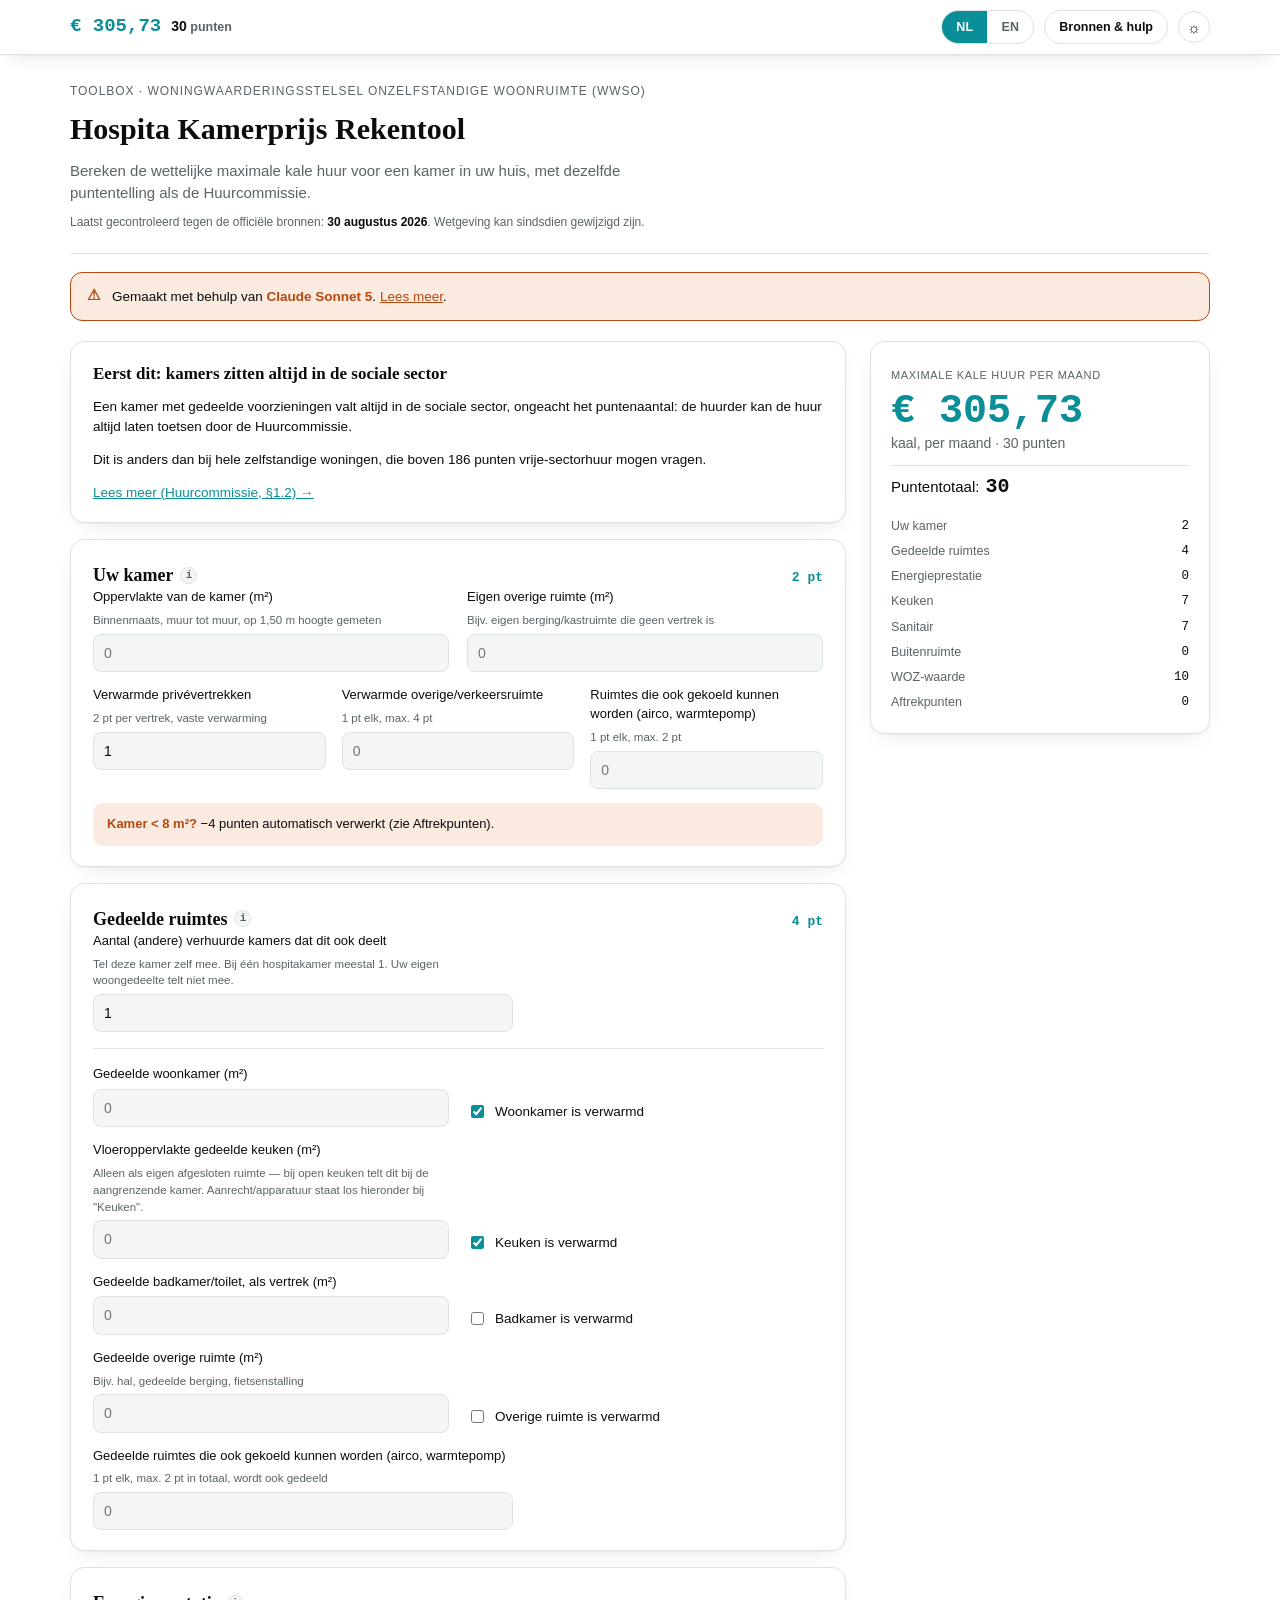
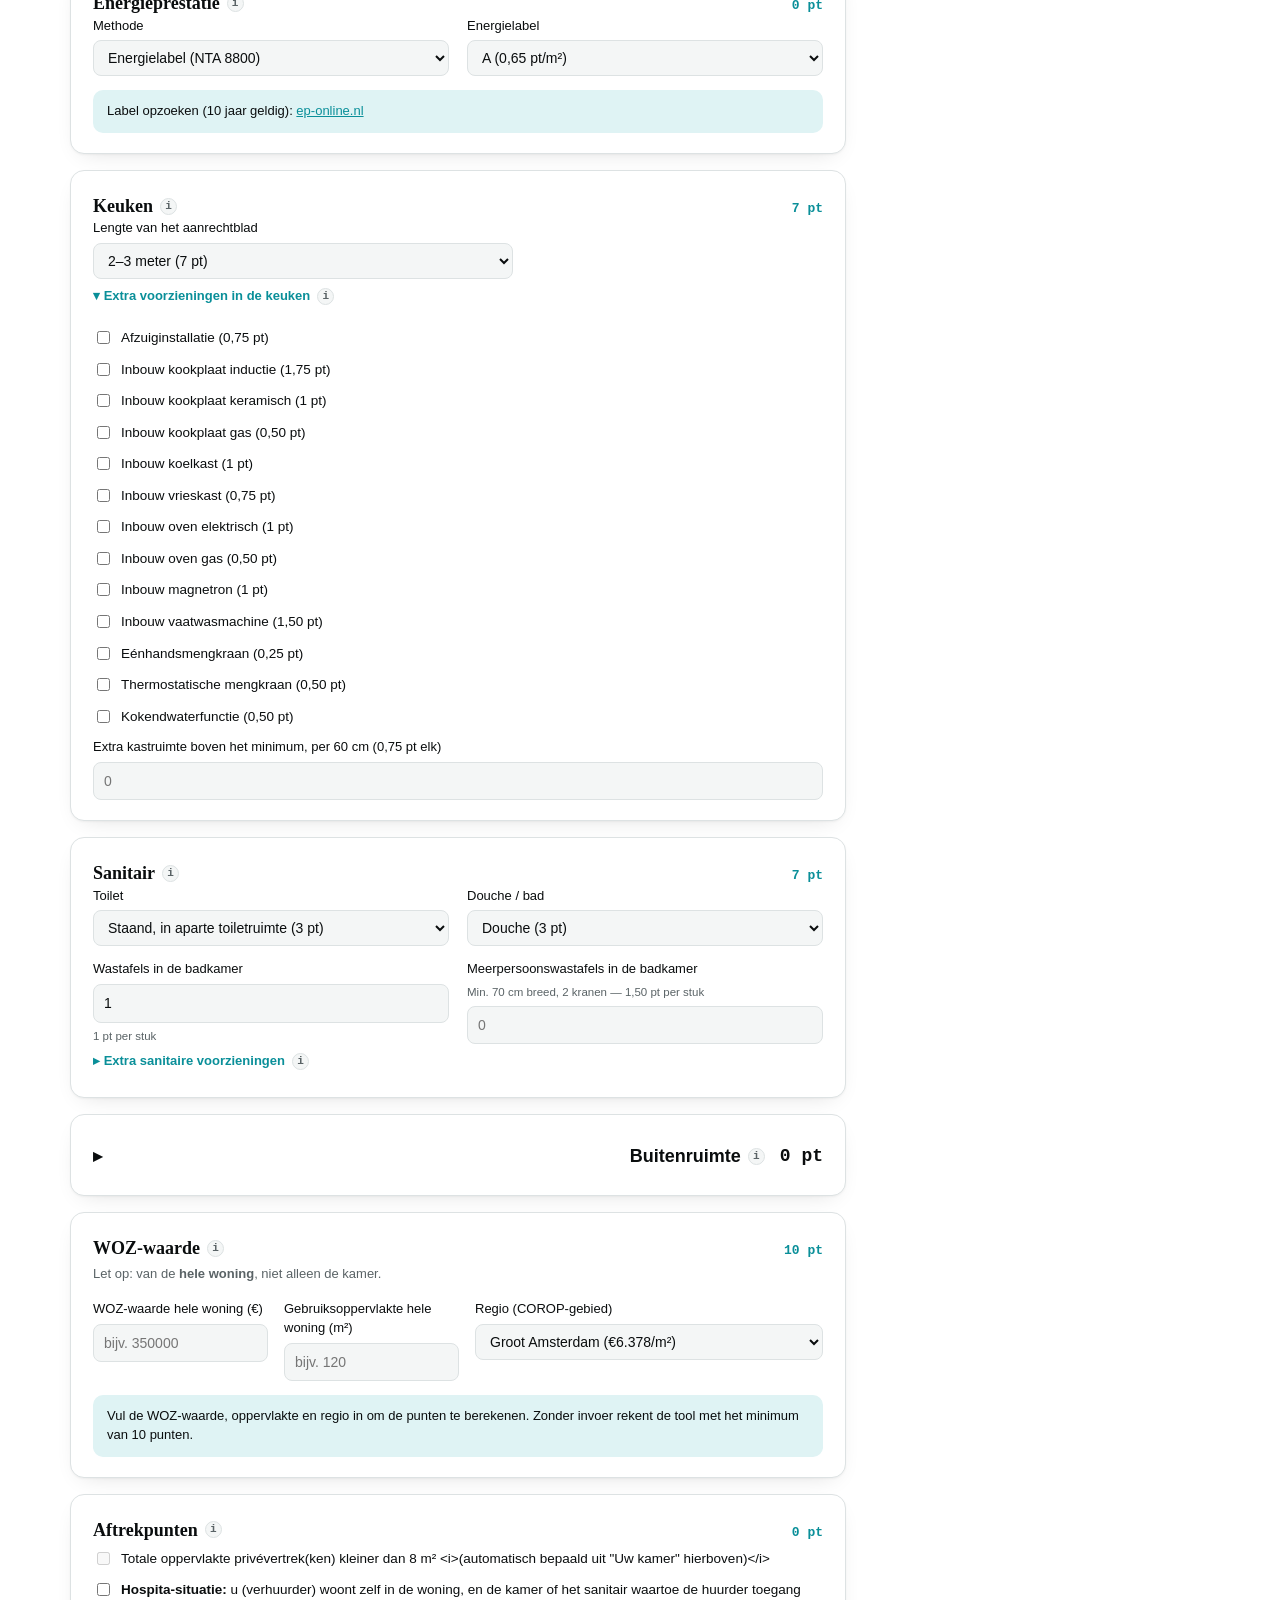
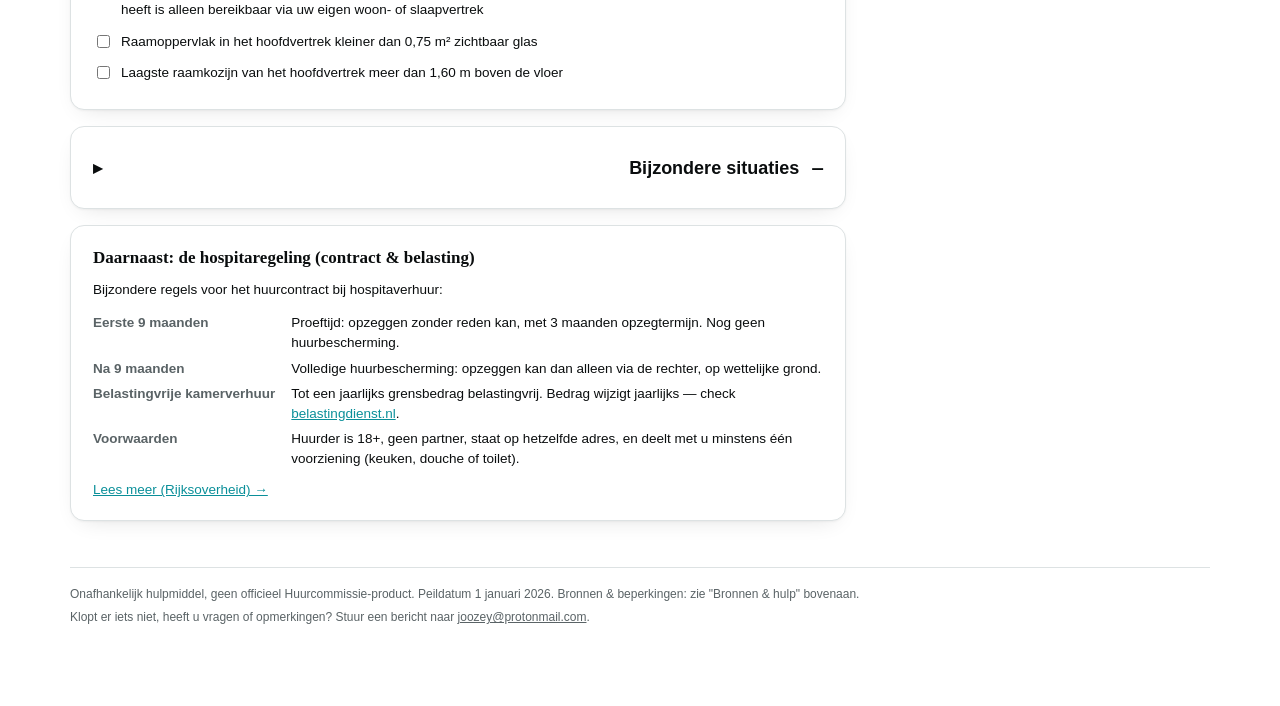
<file: tools/hospita-kamerprijs.html>
<!DOCTYPE html>
<html lang="nl">
<head>
<meta charset="utf-8">
<meta name="viewport" content="width=device-width, initial-scale=1">
<title>Hospita Kamerprijs Rekentool</title>
<link rel="stylesheet" href="shared/toolbox.css">
<style>
  :root{
    --ground:#ffffff;
    --surface:#ffffff;
    --surface-2:#f4f6f6;
    --ink:#0a0d0e;
    --muted:#5a6366;
    --line:#dde2e3;
    --accent:#0a8f99;
    --accent-ink:#ffffff;
    --accent-soft:#dff3f4;
    --warn:#b5490f;
    --warn-soft:#faeadf;
    --good:#177a4a;
    --shadow: 0 1px 2px rgba(10,13,14,0.04), 0 8px 24px -12px rgba(10,13,14,0.16);
  }
  @media (prefers-color-scheme: dark){
    :root:not([data-theme="light"]){
      --ground:#000000;
      --surface:#141819;
      --surface-2:#0e1112;
      --ink:#f3f6f6;
      --muted:#93a0a2;
      --line:#282f30;
      --accent:#2fd8e0;
      --accent-ink:#00191b;
      --accent-soft:rgba(47,216,224,0.14);
      --warn:#ff9a5c;
      --warn-soft:rgba(255,154,92,0.14);
      --good:#5fd88e;
      --shadow: 0 1px 2px rgba(0,0,0,0.4), 0 8px 24px -12px rgba(0,0,0,0.6);
    }
  }
  :root[data-theme="dark"]{
    --ground:#000000;
    --surface:#141819;
    --surface-2:#0e1112;
    --ink:#f3f6f6;
    --muted:#93a0a2;
    --line:#282f30;
    --accent:#2fd8e0;
    --accent-ink:#00191b;
    --accent-soft:rgba(47,216,224,0.14);
    --warn:#ff9a5c;
    --warn-soft:rgba(255,154,92,0.14);
    --good:#5fd88e;
    --shadow: 0 1px 2px rgba(0,0,0,0.4), 0 8px 24px -12px rgba(0,0,0,0.6);
  }

  *{box-sizing:border-box;}
  body{
    margin:0;
    background:var(--ground);
    color:var(--ink);
    font-family: -apple-system, "Segoe UI", Roboto, "Helvetica Neue", Arial, sans-serif;
    line-height:1.45;
  }
  h1,h2,h3{
    font-family: "Iowan Old Style","Palatino Linotype", Palatino, Georgia, "Times New Roman", serif;
    font-weight:600;
    text-wrap:balance;
    margin:0;
  }
  .mono{
    font-family: ui-monospace, "SF Mono", "Cascadia Mono", Consolas, monospace;
    font-variant-numeric: tabular-nums;
  }
  a{color:var(--accent);}
  .wrap{
    max-width:1180px;
    margin:0 auto;
    padding:28px 20px 80px;
  }
  .stickybar-result{ display:flex; align-items:baseline; gap:10px; white-space:nowrap; }
  .stickybar-result .amt{ font-size:19px; font-weight:700; color:var(--accent); }
  .stickybar-result .ptslabel{ font-size:12.5px; color:var(--muted); font-weight:600; }
  .stickybar-result .ptslabel b{ color:var(--ink); font-size:14px; }
  .toolbar{ display:flex; align-items:center; gap:10px; flex-wrap:wrap; }
  header.top{
    padding-bottom:22px;
    margin-bottom:18px;
    border-bottom:1px solid var(--line);
  }
  header.top .titleblock{ display:flex; flex-direction:column; gap:6px; max-width:66ch; }
  header.top .eyebrow a{ color:inherit; text-decoration:none; }
  header.top .eyebrow a:hover{ color:var(--accent); }
  header.top .eyebrow{
    font-size:12px;
    letter-spacing:0.08em;
    text-transform:uppercase;
    color:var(--muted);
  }
  header.top h1{ font-size:30px; }
  header.top p{ margin:4px 0 0; color:var(--muted); font-size:15px;}
  header.top .lastupdated{ font-size:12px; color:var(--muted); }
  header.top .lastupdated b{ color:var(--ink); }

  .h2title{ display:inline-flex; align-items:center; gap:7px; }
  #tipPopover{
    position:fixed; z-index:80; max-width:min(300px, calc(100vw - 32px));
    background:var(--surface); border:1px solid var(--line); border-radius:10px;
    box-shadow:var(--shadow); padding:10px 13px; font-size:12.5px; color:var(--ink);
    line-height:1.45;
  }
  #tipPopover[hidden]{ display:none; }


  .layout{
    display:grid;
    grid-template-columns: minmax(0,1fr) 340px;
    gap:24px;
    align-items:start;
  }
  @media (max-width: 880px){
    .layout{ grid-template-columns: 1fr; }
    .summary{ position:static !important; order:-1; }
  }

  .summary{
    position:sticky;
    top:20px;
    background:var(--surface);
    border:1px solid var(--line);
    border-radius:14px;
    box-shadow:var(--shadow);
    padding:20px;
    display:flex;
    flex-direction:column;
    gap:14px;
  }
  .summary .label{
    font-size:11px;
    letter-spacing:0.06em;
    text-transform:uppercase;
    color:var(--muted);
  }
  .summary .rent{
    font-size:40px;
    font-weight:700;
    color:var(--accent);
    line-height:1.1;
  }
  .summary .rent small{
    font-size:14px;
    font-weight:500;
    color:var(--muted);
    display:block;
    margin-top:2px;
  }
  .summary .points{
    display:flex;
    align-items:baseline;
    gap:6px;
    font-size:15px;
    color:var(--ink);
    padding-top:6px;
    border-top:1px solid var(--line);
  }
  .summary .points b{ font-size:20px; }
  .breakdown{
    display:flex;
    flex-direction:column;
    gap:3px;
    font-size:12.5px;
  }
  .breakdown div{
    display:flex;
    justify-content:space-between;
    gap:8px;
    color:var(--muted);
    padding:2px 0;
  }
  .breakdown div span:last-child{ color:var(--ink); }

  .card{
    background:var(--surface);
    border:1px solid var(--line);
    border-radius:14px;
    box-shadow:var(--shadow);
    padding:22px 22px 20px;
    margin-bottom:16px;
  }
  .card > h2{
    font-size:18px;
    display:flex;
    align-items:baseline;
    justify-content:space-between;
    gap:10px;
  }
  .card > h2 .pts{
    font-family: ui-monospace, "SF Mono", Consolas, monospace;
    font-size:13px;
    font-weight:600;
    color:var(--accent);
    white-space:nowrap;
  }
  .card > .sub{
    color:var(--muted);
    font-size:13px;
    margin:4px 0 16px;
    max-width:70ch;
  }
  .grid2{
    display:grid;
    grid-template-columns: 1fr 1fr;
    gap:14px 18px;
  }
  .grid3{
    display:grid;
    grid-template-columns: repeat(3,1fr);
    gap:12px 16px;
  }
  @media (max-width:560px){ .grid2,.grid3{ grid-template-columns:1fr; } }

  label.field{
    display:flex;
    flex-direction:column;
    gap:5px;
    font-size:13px;
    color:var(--ink);
  }
  label.field .hint{ font-size:11.5px; color:var(--muted); font-weight:400; }
  input[type="number"], select{
    font:inherit;
    font-size:14px;
    padding:8px 10px;
    border-radius:8px;
    border:1px solid var(--line);
    background:var(--surface-2);
    color:var(--ink);
  }
  input[type="number"]:focus, select:focus, input[type="checkbox"]:focus-visible, input[type="radio"]:focus-visible{
    outline:2px solid var(--accent);
    outline-offset:1px;
  }
  input[type="number"]{ width:100%; }
  .check{
    display:flex;
    align-items:flex-start;
    gap:8px;
    font-size:13.5px;
    padding:6px 0;
    cursor:pointer;
  }
  .check input{ margin-top:3px; accent-color: var(--accent); }
  .checklist{ display:flex; flex-direction:column; }

  fieldset{ border:none; margin:0; padding:0; }
  legend{ padding:0; font-size:13px; font-weight:600; margin-bottom:4px; }

  .note{
    background:var(--accent-soft);
    border-radius:10px;
    padding:12px 14px;
    font-size:13px;
    color:var(--ink);
    margin-top:14px;
  }
  .note.warn{ background:var(--warn-soft); }
  .note b{ color:var(--accent); }
  .note.warn b{ color:var(--warn); }

  details{ margin-top:2px; }
  details > summary{
    cursor:pointer;
    font-size:13px;
    font-weight:600;
    color:var(--accent);
    padding:6px 0;
    list-style:none;
  }
  details > summary::-webkit-details-marker{ display:none; }
  details > summary::before{ content:"▸ "; }
  details[open] > summary::before{ content:"▾ "; }
  details > .grid2, details > .grid3, details > .checklist{ margin-top:10px; }

  .divider{ height:1px; background:var(--line); margin:16px 0; border:none; }

  footer.legal{
    margin-top:30px;
    padding-top:18px;
    border-top:1px solid var(--line);
    font-size:12px;
    color:var(--muted);
    display:flex;
    flex-direction:column;
    gap:6px;
  }
  footer.legal a{ color:var(--muted); text-decoration:underline; }

  .lawcard{
    background:var(--surface);
    border:1px solid var(--line);
    border-radius:14px;
    box-shadow:var(--shadow);
    padding:20px 22px;
    margin-bottom:16px;
    font-size:13.5px;
  }
  .lawcard h2{ font-size:17px; margin-bottom:10px; }
  .lawcard dl{ display:grid; grid-template-columns: max-content 1fr; gap:6px 16px; margin:0; }
  .lawcard dt{ color:var(--muted); font-weight:600; }
  .lawcard dd{ margin:0; }

</style>
</head>
<body>
<div class="stickybar">
  <div class="stickybar-inner">
    <div class="stickybar-result">
      <span class="mono amt" id="stickyRent">€ 0,00</span>
      <span class="ptslabel"><b id="stickyPoints">0</b> <span data-i18n="sticky_points_label">punten</span></span>
    </div>
    <div class="toolbar">
      <div class="langtoggle" role="group" aria-label="Language">
        <button type="button" data-lang-btn="nl" aria-pressed="true">NL</button>
        <button type="button" data-lang-btn="en" aria-pressed="false">EN</button>
      </div>
      <button type="button" class="helpbtn" id="openSources" data-i18n="helpbtn">Bronnen &amp; hulp</button>
      <button type="button" class="themebtn" id="themeToggle" aria-label="Toggle light/dark theme">&#9788;</button>
    </div>
  </div>
</div>

<div class="wrap">
  <header class="top">
    <div class="titleblock">
      <span class="eyebrow"><a href="../index.html">Toolbox</a> · <span data-i18n="eyebrow">Woningwaarderingsstelsel onzelfstandige woonruimte (WWSO)</span></span>
      <h1 data-i18n="h1">Wat mag u vragen voor uw kamer?</h1>
      <p data-i18n="intro">Bereken de wettelijke maximale kale huur voor een kamer in uw huis, met dezelfde puntentelling als de Huurcommissie.</p>
      <p class="lastupdated" data-i18n-html="lastupdated">Laatst gecontroleerd tegen de officiële bronnen: <b>30 augustus 2026</b>. Wetgeving kan sindsdien gewijzigd zijn.</p>
    </div>
  </header>

  <div class="disclaimer">
    <span class="mark">&#9888;</span>
    <div data-i18n-html="disclaimer">
      Gemaakt met behulp van <b>Claude Sonnet 5</b>. <a href="#" id="disclaimerSourcesLink">Lees meer</a>.
    </div>
  </div>

  <div class="layout">
    <main>

      <div class="lawcard">
        <h2 data-i18n="sector_h2">Eerst dit: kamers zitten altijd in de sociale sector</h2>
        <p style="margin-top:0" data-i18n="sector_p1">Een kamer met gedeelde voorzieningen valt altijd in de sociale sector, ongeacht het puntenaantal: de huurder kan de huur altijd laten toetsen door de Huurcommissie.</p>
        <p data-i18n="sector_p2">Dit is anders dan bij hele zelfstandige woningen, die boven 186 punten vrije-sectorhuur mogen vragen.</p>
        <p style="margin-bottom:0" data-i18n-html="sector_link"><a href="https://www.huurcommissie.nl/support/beleidsboeken/waarderingsstelsel-onzelfstandige-woonruimte/hoofdstuk-1---basisinformatie-woningwaardering-van-een-onzelfstandige-woonruimte#dcfbb56488" target="_blank" rel="noopener">Lees meer (Huurcommissie, §1.2) →</a></p>
      </div>

      <!-- RUBRIEK 1/2 – eigen kamer -->
      <section class="card" data-card="privé">
        <h2><span class="h2title"><span data-i18n="room_h2">Uw kamer</span><button type="button" class="infobtn" data-tip="room_sub" aria-label="Meer info" aria-expanded="false">i</button></span> <span class="pts" data-pts="privé">0 pt</span></h2>
        <div class="grid2">
          <label class="field"><span data-i18n="room_area_label">Oppervlakte van de kamer (m²)</span>
            <span class="hint" data-i18n="room_area_hint">Binnenmaats, muur tot muur, op 1,50 m hoogte gemeten</span>
            <input type="number" min="0" step="0.1" placeholder="0" data-k="privVertrekM2">
          </label>
          <label class="field"><span data-i18n="room_extra_label">Eigen overige ruimte (m²)</span>
            <span class="hint" data-i18n="room_extra_hint">Bijv. eigen berging/kastruimte die geen vertrek is</span>
            <input type="number" min="0" step="0.1" placeholder="0" data-k="privOverigeM2">
          </label>
        </div>
        <div class="grid3" style="margin-top:14px">
          <label class="field"><span data-i18n="room_heated_label">Verwarmde privévertrekken</span>
            <span class="hint" data-i18n="room_heated_hint">2 pt per vertrek, vaste verwarming</span>
            <input type="number" min="0" step="1" value="1" data-k="privVerwarmdVertrek">
          </label>
          <label class="field"><span data-i18n="room_heated_extra_label">Verwarmde overige/verkeersruimte</span>
            <span class="hint" data-i18n="room_heated_extra_hint">1 pt elk, max. 4 pt</span>
            <input type="number" min="0" step="1" placeholder="0" data-k="privVerwarmdOverige">
          </label>
          <label class="field"><span data-i18n="room_cooled_label">Vertrekken met vaste koeling én verwarming</span>
            <span class="hint" data-i18n="room_cooled_hint">1 pt elk, max. 2 pt</span>
            <input type="number" min="0" step="1" placeholder="0" data-k="privVerkoeld">
          </label>
        </div>
        <div class="note warn" data-i18n-html="room_note8m2">
          <b>Kamer &lt; 8 m²?</b> &minus;4 punten automatisch verwerkt (zie Aftrekpunten).
        </div>
      </section>

      <!-- Gedeelde ruimtes -->
      <section class="card" data-card="gedeeld">
        <h2><span class="h2title"><span data-i18n="shared_h2">Gedeelde ruimtes</span><button type="button" class="infobtn" data-tip="shared_sub" aria-label="Meer info" aria-expanded="false">i</button></span> <span class="pts" data-pts="gedeeld">0 pt</span></h2>
        <label class="field" style="max-width:420px"><span data-i18n="shared_n_label">Aantal (andere) verhuurde kamers dat dit ook deelt</span>
          <span class="hint" data-i18n="shared_n_hint">Tel deze kamer zelf mee. Bij één hospitakamer meestal 1. Uw eigen woongedeelte telt niet mee.</span>
          <input type="number" min="1" step="1" value="1" data-k="deelN">
        </label>

        <hr class="divider">
        <div class="grid2">
          <label class="field"><span data-i18n="shared_living_label">Gedeelde woonkamer (m²)</span>
            <input type="number" min="0" step="0.1" placeholder="0" data-k="woonkamerM2">
          </label>
          <label class="check" style="align-self:end">
            <input type="checkbox" data-k="woonkamerVerwarmd" checked> <span data-i18n="shared_living_heated">Woonkamer is verwarmd</span>
          </label>
          <label class="field"><span data-i18n="shared_kitchen_label">Gedeelde keuken, als apart vertrek (m²)</span>
            <span class="hint" data-i18n="shared_kitchen_hint">Los van de aanrechtpunten hieronder bij "Keuken"</span>
            <input type="number" min="0" step="0.1" placeholder="0" data-k="keukenM2">
          </label>
          <label class="check" style="align-self:end">
            <input type="checkbox" data-k="keukenVerwarmd" checked> <span data-i18n="shared_kitchen_heated">Keuken is verwarmd</span>
          </label>
          <label class="field"><span data-i18n="shared_bath_label">Gedeelde badkamer/toilet, als vertrek (m²)</span>
            <input type="number" min="0" step="0.1" placeholder="0" data-k="badkamerM2">
          </label>
          <label class="check" style="align-self:end">
            <input type="checkbox" data-k="badkamerVerwarmd"> <span data-i18n="shared_bath_heated">Badkamer is verwarmd</span>
          </label>
          <label class="field"><span data-i18n="shared_other_label">Gedeelde overige ruimte (m²)</span>
            <span class="hint" data-i18n="shared_other_hint">Bijv. hal, gedeelde berging, fietsenstalling</span>
            <input type="number" min="0" step="0.1" placeholder="0" data-k="gedeeldOverigeM2">
          </label>
          <label class="check" style="align-self:end">
            <input type="checkbox" data-k="gedeeldOverigeVerwarmd"> <span data-i18n="shared_other_heated">Overige ruimte is verwarmd</span>
          </label>
        </div>
        <label class="field" style="max-width:420px; margin-top:14px"><span data-i18n="shared_cooled_label">Gedeelde vertrekken met vaste koeling én verwarming</span>
          <span class="hint" data-i18n="shared_cooled_hint">1 pt elk, max. 2 pt in totaal, wordt ook gedeeld</span>
          <input type="number" min="0" step="1" placeholder="0" data-k="gedeeldVerkoeld">
        </label>
      </section>

      <!-- Energieprestatie -->
      <section class="card" data-card="energie">
        <h2><span class="h2title"><span data-i18n="energy_h2">Energieprestatie</span><button type="button" class="infobtn" data-tip="energy_sub" aria-label="Meer info" aria-expanded="false">i</button></span> <span class="pts" data-pts="energie">0 pt</span></h2>
        <div class="grid2">
          <label class="field"><span data-i18n="energy_method_label">Methode</span>
            <select data-k="energieMethode">
              <option value="label" data-i18n="energy_method_label_opt">Energielabel (NTA 8800)</option>
              <option value="bouwjaar" data-i18n="energy_method_year_opt">Geen geldig label &rarr; bouwjaar</option>
            </select>
          </label>
          <label class="field" data-group="energieLabelGroup"><span data-i18n="energy_label_label">Energielabel</span>
            <select data-k="energieLabel">
              <option value="A++++">A++++ (1,00 pt/m²)</option>
              <option value="A+++">A+++ (0,95 pt/m²)</option>
              <option value="A++">A++ (0,85 pt/m²)</option>
              <option value="A+">A+ (0,75 pt/m²)</option>
              <option value="A" selected>A (0,65 pt/m²)</option>
              <option value="B">B (0,50 pt/m²)</option>
              <option value="C">C (0,35 pt/m²)</option>
              <option value="D">D (0,20 pt/m²)</option>
              <option value="E">E (&minus;0,05 pt/m²)</option>
              <option value="F">F (&minus;0,10 pt/m²)</option>
              <option value="G">G (&minus;0,15 pt/m²)</option>
            </select>
          </label>
          <label class="field" data-group="energieBouwjaarGroup" style="display:none"><span data-i18n="energy_year_label">Bouwjaar</span>
            <select data-k="energieBouwjaar">
              <option value="0.65" data-i18n="year_2002">2002 of later (0,65 pt/m²)</option>
              <option value="0.50" data-i18n="year_2000">2000&ndash;2001 (0,50 pt/m²)</option>
              <option value="0.35" data-i18n="year_1992">1992&ndash;1999 (0,35 pt/m²)</option>
              <option value="0.20" data-i18n="year_1984">1984&ndash;1991 (0,20 pt/m²)</option>
              <option value="-0.05" data-i18n="year_1979">1979&ndash;1983 (&minus;0,05 pt/m²)</option>
              <option value="-0.10" data-i18n="year_1977">1977&ndash;1978 (&minus;0,10 pt/m²)</option>
              <option value="-0.15" data-i18n="year_1976">1976 of ouder (&minus;0,15 pt/m²)</option>
            </select>
          </label>
        </div>
        <div class="note" style="margin-top:14px" data-i18n-html="energy_note">
          Label opzoeken (10 jaar geldig): <a href="https://www.ep-online.nl" target="_blank" rel="noopener">ep-online.nl</a>
        </div>
      </section>

      <!-- Keuken -->
      <section class="card" data-card="keuken">
        <h2><span class="h2title"><span data-i18n="kitchen_h2">Keuken</span><button type="button" class="infobtn" data-tip="kitchen_sub" aria-label="Meer info" aria-expanded="false">i</button></span> <span class="pts" data-pts="keuken">0 pt</span></h2>
        <label class="field" style="max-width:420px"><span data-i18n="kitchen_counter_label">Lengte van het aanrechtblad</span>
          <select data-k="aanrecht">
            <option value="0" data-i18n="counter_0">Geen keuken / korter dan 1 m (0 pt)</option>
            <option value="4" data-i18n="counter_4">1&ndash;2 meter (4 pt)</option>
            <option value="7" selected data-i18n="counter_7">2&ndash;3 meter (7 pt)</option>
            <option value="10" data-i18n="counter_10">Langer dan 3 meter (10 pt)</option>
            <option value="13" data-i18n="counter_13">Langer dan 5 meter, bij 8+ kamers (13 pt)</option>
          </select>
        </label>
        <details open>
          <summary><span class="h2title"><span data-i18n="kitchen_extra_summary">Extra voorzieningen in de keuken</span><button type="button" class="infobtn" data-tip="kitchen_extra_sub" aria-label="Meer info" aria-expanded="false">i</button></span></summary>
          <div class="checklist">
            <label class="check"><input type="checkbox" data-k="kx_afzuig"> <span data-i18n="kx_afzuig">Afzuiginstallatie (0,75 pt)</span></label>
            <label class="check"><input type="checkbox" data-k="kx_inductie"> <span data-i18n="kx_inductie">Inbouw kookplaat inductie (1,75 pt)</span></label>
            <label class="check"><input type="checkbox" data-k="kx_keramisch"> <span data-i18n="kx_keramisch">Inbouw kookplaat keramisch (1 pt)</span></label>
            <label class="check"><input type="checkbox" data-k="kx_gas"> <span data-i18n="kx_gas">Inbouw kookplaat gas (0,50 pt)</span></label>
            <label class="check"><input type="checkbox" data-k="kx_koelkast"> <span data-i18n="kx_koelkast">Inbouw koelkast (1 pt)</span></label>
            <label class="check"><input type="checkbox" data-k="kx_vrieskast"> <span data-i18n="kx_vrieskast">Inbouw vrieskast (0,75 pt)</span></label>
            <label class="check"><input type="checkbox" data-k="kx_ovenel"> <span data-i18n="kx_ovenel">Inbouw oven elektrisch (1 pt)</span></label>
            <label class="check"><input type="checkbox" data-k="kx_ovengas"> <span data-i18n="kx_ovengas">Inbouw oven gas (0,50 pt)</span></label>
            <label class="check"><input type="checkbox" data-k="kx_magnetron"> <span data-i18n="kx_magnetron">Inbouw magnetron (1 pt)</span></label>
            <label class="check"><input type="checkbox" data-k="kx_vaatwasser"> <span data-i18n="kx_vaatwasser">Inbouw vaatwasmachine (1,50 pt)</span></label>
            <label class="check"><input type="checkbox" data-k="kx_eenhandsmengkraan"> <span data-i18n="kx_eenhandsmengkraan">Eénhandsmengkraan (0,25 pt)</span></label>
            <label class="check"><input type="checkbox" data-k="kx_thermokraan"> <span data-i18n="kx_thermokraan">Thermostatische mengkraan (0,50 pt)</span></label>
            <label class="check"><input type="checkbox" data-k="kx_kokendwater"> <span data-i18n="kx_kokendwater">Kokendwaterfunctie (0,50 pt)</span></label>
            <label class="field" style="margin-top:6px"><span data-i18n="kx_extrakast_label">Extra kastruimte boven het minimum, per 60 cm (0,75 pt elk)</span>
              <input type="number" min="0" step="1" placeholder="0" data-k="kx_extrakast">
            </label>
          </div>
        </details>
      </section>

      <!-- Sanitair -->
      <section class="card" data-card="sanitair">
        <h2><span class="h2title"><span data-i18n="bath_h2">Sanitair</span><button type="button" class="infobtn" data-tip="bath_sub" aria-label="Meer info" aria-expanded="false">i</button></span> <span class="pts" data-pts="sanitair">0 pt</span></h2>
        <div class="grid2">
          <label class="field"><span data-i18n="bath_toilet_label">Toilet</span>
            <select data-k="toilet">
              <option value="0" data-i18n="toilet_none">Geen</option>
              <option value="3" selected data-i18n="toilet_staand_apart">Staand, in aparte toiletruimte (3 pt)</option>
              <option value="2" data-i18n="toilet_staand_bad">Staand, in de badkamer (2 pt)</option>
              <option value="3.75" data-i18n="toilet_hangend_apart">Hangend, in aparte toiletruimte (3,75 pt)</option>
              <option value="2.75" data-i18n="toilet_hangend_bad">Hangend, in de badkamer (2,75 pt)</option>
            </select>
          </label>
          <label class="field"><span data-i18n="bath_shower_label">Douche / bad</span>
            <select data-k="doucheBad">
              <option value="0" data-i18n="shower_none">Geen</option>
              <option value="3" selected data-i18n="shower_douche">Douche (3 pt)</option>
              <option value="5" data-i18n="shower_bad">Bad (5 pt)</option>
              <option value="6" data-i18n="shower_combi">Bad/douche-combinatie (6 pt)</option>
            </select>
          </label>
          <label class="field"><span data-i18n="bath_sink_label">Wastafels in de badkamer</span>
            <input type="number" min="0" step="1" value="1" data-k="wastafelCount">
            <span class="hint" data-i18n="bath_sink_hint">1 pt per stuk</span>
          </label>
          <label class="field"><span data-i18n="bath_sinkmp_label">Meerpersoonswastafels in de badkamer</span>
            <span class="hint" data-i18n="bath_sinkmp_hint">Min. 70 cm breed, 2 kranen &mdash; 1,50 pt per stuk</span>
            <input type="number" min="0" step="1" placeholder="0" data-k="wastafelMPCount">
          </label>
        </div>
        <details>
          <summary><span class="h2title"><span data-i18n="bath_extra_summary">Extra sanitaire voorzieningen</span><button type="button" class="infobtn" data-tip="bath_extra_sub" aria-label="Meer info" aria-expanded="false">i</button></span></summary>
          <div class="checklist">
            <label class="check"><input type="checkbox" data-k="sx_bubbel"> <span data-i18n="sx_bubbel">Bubbelfunctie van het bad (1,50 pt)</span></label>
            <label class="check"><input type="checkbox" data-k="sx_afscheiding"> <span data-i18n="sx_afscheiding">Gemonteerde volledige doucheafscheiding (1,25 pt)</span></label>
            <label class="check"><input type="checkbox" data-k="sx_handdoekrad"> <span data-i18n="sx_handdoekrad">Handdoekradiator (0,75 pt)</span></label>
            <label class="check"><input type="checkbox" data-k="sx_kastje"> <span data-i18n="sx_kastje">Ingebouwd kastje met wastafel (1 pt)</span></label>
            <label class="check"><input type="checkbox" data-k="sx_kastruimte"> <span data-i18n="sx_kastruimte">Kastruimte, min. 40 cm breed/hoog (0,75 pt)</span></label>
            <label class="check"><input type="checkbox" data-k="sx_stopcontact"> <span data-i18n="sx_stopcontact">Stopcontact bij wastafel (0,25 pt)</span></label>
            <label class="check"><input type="checkbox" data-k="sx_eenhandsmengkraan"> <span data-i18n="sx_eenhandsmengkraan">Eénhandsmengkraan (0,25 pt)</span></label>
            <label class="check"><input type="checkbox" data-k="sx_thermokraan"> <span data-i18n="sx_thermokraan">Thermostatische mengkraan (0,50 pt)</span></label>
          </div>
        </details>
      </section>

      <!-- Buitenruimte -->
      <details class="card" data-card="buiten" style="cursor:default">
        <summary style="font-size:18px; font-weight:600; font-family:inherit; color:var(--ink); display:flex; justify-content:space-between;">
          <span class="h2title"><span data-i18n="outdoor_h2">Buitenruimte</span><button type="button" class="infobtn" data-tip="outdoor_sub" aria-label="Meer info" aria-expanded="false">i</button> <span class="pts mono" data-pts="buiten" style="margin-left:8px">0 pt</span></span>
        </summary>
        <div class="grid2">
          <label class="field"><span data-i18n="outdoor_priv_label">Eigen buitenruimte (m²)</span>
            <span class="hint" data-i18n="outdoor_priv_hint">Exclusief gebruiksrecht volgens het huurcontract &mdash; 2 pt + 0,35 pt/m²</span>
            <input type="number" min="0" step="0.1" placeholder="0" data-k="priveBuitenM2">
          </label>
          <label class="field"><span data-i18n="outdoor_shared_label">Gedeelde buitenruimte (m²)</span>
            <span class="hint" data-i18n="outdoor_shared_hint">Bijv. gezamenlijke tuin &mdash; 0,75 pt/m², gedeeld</span>
            <input type="number" min="0" step="0.1" placeholder="0" data-k="gedeeldBuitenM2">
          </label>
        </div>
      </details>

      <!-- WOZ -->
      <section class="card" data-card="woz">
        <h2><span class="h2title"><span data-i18n="woz_h2">WOZ-waarde</span><button type="button" class="infobtn" data-tip="woz_sub" aria-label="Meer info" aria-expanded="false">i</button></span> <span class="pts" data-pts="woz">10 pt</span></h2>
        <p class="sub" data-i18n-html="woz_short">Let op: van de <b>hele woning</b>, niet alleen de kamer.</p>
        <div class="grid3">
          <label class="field"><span data-i18n="woz_value_label">WOZ-waarde hele woning (€)</span>
            <input type="number" min="0" step="1000" value="" data-i18n-placeholder="woz_value_ph" placeholder="bijv. 350000" data-k="wozWaarde">
          </label>
          <label class="field"><span data-i18n="woz_area_label">Gebruiksoppervlakte hele woning (m²)</span>
            <input type="number" min="1" step="1" value="" data-i18n-placeholder="woz_area_ph" placeholder="bijv. 120" data-k="wozOppervlakte">
          </label>
          <label class="field"><span data-i18n="woz_region_label">Regio (COROP-gebied)</span>
            <select data-k="wozRegio"></select>
          </label>
        </div>
        <div class="note" id="wozUitleg" data-i18n="woz_note_default">Vul de WOZ-waarde, oppervlakte en regio in om de punten te berekenen. Zonder invoer rekent de tool met het minimum van 10 punten.</div>
      </section>

      <!-- Aftrekpunten -->
      <section class="card" data-card="aftrek">
        <h2><span class="h2title"><span data-i18n="deduct_h2">Aftrekpunten</span><button type="button" class="infobtn" data-tip="deduct_sub" aria-label="Meer info" aria-expanded="false">i</button></span> <span class="pts" data-pts="aftrek">0 pt</span></h2>
        <div class="checklist">
          <label class="check">
            <input type="checkbox" data-k="af_klein8" disabled>
            <span data-i18n="deduct_8m2">Totale oppervlakte privévertrek(ken) kleiner dan 8 m² <i>(automatisch bepaald uit "Uw kamer" hierboven)</i></span>
          </label>
          <label class="check">
            <input type="checkbox" data-k="af_hospita">
            <span data-i18n-html="deduct_hospita"><b>Hospita-situatie:</b> u (verhuurder) woont zelf in de woning, en de kamer of het sanitair waartoe de huurder toegang heeft is alleen bereikbaar via uw eigen woon- of slaapvertrek</span>
          </label>
          <label class="check">
            <input type="checkbox" data-k="af_glas">
            <span data-i18n="deduct_glas">Raamoppervlak in het hoofdvertrek kleiner dan 0,75 m² zichtbaar glas</span>
          </label>
          <label class="check">
            <input type="checkbox" data-k="af_hoograam">
            <span data-i18n="deduct_hoograam">Laagste raamkozijn van het hoofdvertrek meer dan 1,60 m boven de vloer</span>
          </label>
        </div>
      </section>

      <!-- Bijzondere situaties -->
      <details class="card" data-card="opslag" style="cursor:default">
        <summary style="font-size:18px; font-weight:600; font-family:inherit; color:var(--ink); display:flex; justify-content:space-between;">
          <span><span data-i18n="special_h2">Bijzondere situaties</span> <span class="pts mono" data-pts="opslag" style="margin-left:8px">&mdash;</span></span>
        </summary>
        <p class="sub" data-i18n="special_sub">Monumentenstatus, parkeerplek, laadpaal en video-deurbel: minder gangbaar, maar kan relevant zijn.</p>

        <fieldset>
          <legend class="h2title" style="justify-content:flex-start"><span data-i18n="mon_legend">Monument / beschermd gezicht (rubriek 14)</span><button type="button" class="infobtn" data-tip="mon_note" aria-label="Meer info" aria-expanded="false">i</button></legend>
          <label class="check"><input type="checkbox" data-k="mon_rijk"> <span data-i18n="mon_rijk">Rijksmonument</span></label>
          <div class="grid2" style="margin:0 0 8px 26px; display:none" data-group="rijkContractGroup">
            <label class="field" style="font-size:12.5px">
              <select data-k="mon_rijk_contract">
                <option value="na" data-i18n="mon_rijk_na">Huurcontract op/na 1 juli 2024 &rarr; +35% op de max. huur</option>
                <option value="voor" data-i18n="mon_rijk_voor">Huurcontract vóór 1 juli 2024 &rarr; +10 punten</option>
              </select>
            </label>
          </div>
          <label class="check"><input type="checkbox" data-k="mon_gemeente"> <span data-i18n="mon_gemeente">Gemeentelijk of provinciaal monument (+15% op de max. huur)</span></label>
          <label class="check"><input type="checkbox" data-k="mon_dorpsgezicht"> <span data-i18n="mon_dorpsgezicht">Beschermd dorps- of stadsgezicht, gebouwd vóór 1965 (+5% op de max. huur)</span></label>
        </fieldset>

        <hr class="divider">
        <fieldset>
          <legend class="h2title" style="justify-content:flex-start"><span data-i18n="park_legend">Gedeelde parkeerplek (rubriek 10)</span><button type="button" class="infobtn" data-tip="park_note" aria-label="Meer info" aria-expanded="false">i</button></legend>
          <div class="grid2">
            <label class="field"><span data-i18n="park_type_label">Type parkeerplek</span>
              <select data-k="parkeerType">
                <option value="0" data-i18n="park_none">Geen</option>
                <option value="9" data-i18n="park_garage">Afgesloten parkeergarage (9 pt)</option>
                <option value="6" data-i18n="park_covered">Overdekt, bijv. carport (6 pt)</option>
                <option value="4" data-i18n="park_open">Onoverdekt (4 pt)</option>
              </select>
            </label>
            <label class="field"><span data-i18n="park_addr_label">Aantal adressen dat de plek deelt</span>
              <input type="number" min="1" step="1" value="1" data-k="parkeerAdressen">
            </label>
          </div>
          <label class="check"><input type="checkbox" data-k="laadpaal"> <span data-i18n="park_ev">Exclusieve laadpaal voor bewoners aanwezig (+2 pt, gedeeld)</span></label>
        </fieldset>

        <hr class="divider">
        <fieldset>
          <legend class="h2title" style="justify-content:flex-start"><span data-i18n="other_legend">Overig (rubriek 12)</span><button type="button" class="infobtn" data-tip="other_note" aria-label="Meer info" aria-expanded="false">i</button></legend>
          <label class="check"><input type="checkbox" data-k="deurbel"> <span data-i18n="doorbell">Aanbelfunctie met video- én audioverbinding (+0,25 pt)</span></label>
        </fieldset>
      </details>

      <!-- Hospitaregeling context -->
      <div class="lawcard">
        <h2 data-i18n="hospita_h2">Daarnaast: de hospitaregeling (contract &amp; belasting)</h2>
        <p style="margin-top:0" data-i18n="hospita_intro">Bijzondere regels voor het huurcontract bij hospitaverhuur:</p>
        <dl>
          <dt data-i18n="hospita_dt1">Eerste 9 maanden</dt>
          <dd data-i18n="hospita_dd1">Proeftijd: opzeggen zonder reden kan, met 3 maanden opzegtermijn. Nog geen huurbescherming.</dd>
          <dt data-i18n="hospita_dt2">Na 9 maanden</dt>
          <dd data-i18n="hospita_dd2">Volledige huurbescherming: opzeggen kan dan alleen via de rechter, op wettelijke grond.</dd>
          <dt data-i18n="hospita_dt3">Belastingvrije kamerverhuur</dt>
          <dd data-i18n-html="hospita_dd3">Tot een jaarlijks grensbedrag belastingvrij. Bedrag wijzigt jaarlijks &mdash; check <a href="https://www.belastingdienst.nl" target="_blank" rel="noopener">belastingdienst.nl</a>.</dd>
          <dt data-i18n="hospita_dt4">Voorwaarden</dt>
          <dd data-i18n="hospita_dd4">Huurder is 18+, geen partner, staat op hetzelfde adres, en deelt met u minstens één voorziening (keuken, douche of toilet).</dd>
        </dl>
        <p style="margin:12px 0 0" data-i18n-html="hospita_link"><a href="https://www.rijksoverheid.nl/onderwerpen/woning-verhuren/vraag-en-antwoord/wat-moet-ik-weten-als-ik-een-hospitakamer-wil-verhuren" target="_blank" rel="noopener">Lees meer (Rijksoverheid) →</a></p>
      </div>

    </main>

    <aside class="summary">
      <div>
        <span class="label" data-i18n="summary_rent_label">Maximale kale huur per maand</span>
        <div class="rent"><span class="mono" id="rentOut">&euro; 0,00</span><small id="rentNote"></small></div>
      </div>
      <div class="points"><span data-i18n="summary_points_label">Puntentotaal:</span> <b class="mono" id="pointsOut">0</b></div>
      <div class="breakdown" id="breakdownOut"></div>
    </aside>
  </div>

  <footer class="legal">
    <div data-i18n-html="footer1">Onafhankelijk hulpmiddel, geen officieel Huurcommissie-product. Peildatum 1 januari 2026. Bronnen &amp; beperkingen: zie "Bronnen &amp; hulp" bovenaan.</div>
    <div data-i18n-html="footer_contact">Klopt er iets niet, heeft u vragen of opmerkingen? Stuur een bericht naar <a href="mailto:joozey@protonmail.com">joozey@protonmail.com</a>.</div>
  </footer>
</div>

<div id="tipPopover" role="tooltip" hidden></div>

<dialog id="sourcesModal" class="tbmodal">
  <div class="modal-inner">
    <div class="modal-head">
      <h2 data-i18n="modal_title">Bronnen &amp; hulp</h2>
      <button type="button" class="modal-close" id="closeSources" data-i18n="modal_close">Sluiten</button>
    </div>
    <p data-i18n-html="modal_disclaimer">Gemaakt met behulp van <b>Claude Sonnet 5</b> (Anthropic), niet gelieerd aan de Huurcommissie of de Rijksoverheid. De tool zelf draait op geen enkel taalmodel: eenmaal gebouwd rekent hij alleen met vaste, vooraf ingevoerde regels en tabellen &mdash; er wordt niets "bedacht" tijdens gebruik.<br><br><b>Dit is een indicatie, geen bron van waarheid.</b> Verifieer een concreet bedrag altijd bij de officiële bronnen hieronder, of vraag een uitspraak aan bij de Huurcommissie.<br><br>De <b>Engelse vertaling</b> is bedoeld als hulp, niet als juridische tekst: nuances in Nederlandse wetgeving vertalen niet altijd perfect. Ga bij twijfel uit van de Nederlandse tekst en de originele bronnen.</p>

    <div class="modal-section-title" data-i18n="modal_sources_title">Gebruikte bronnen</div>
    <ul class="srclist">
      <li>
        <span class="srctitle">Huurcommissie &ndash; <a href="https://www.huurcommissie.nl/support/beleidsboeken/waarderingsstelsel-onzelfstandige-woonruimte" target="_blank" rel="noopener">Beleidsboek Waarderingsstelsel onzelfstandige woonruimte</a> (versie januari 2026)</span>
        <span class="srcnote" data-i18n="src_note_beleidsboek">Alle rekenregels en puntentabellen in dit hulpmiddel (rubrieken 1 t/m 14) komen uit dit document. De "lees meer"-links per onderdeel verwijzen naar de webversie van hoofdstuk 1 en 2 hiervan.</span>
      </li>
      <li>
        <span class="srctitle">Huurcommissie &ndash; <a href="https://www.huurcommissie.nl/support/beleidsboeken/waarderingsstelsel-onzelfstandige-woonruimte/bijlage-2-maximale-huurprijsgrenzen-voor-onzelfstandige-woningen" target="_blank" rel="noopener">Bijlage 2: Maximale huurprijsgrenzen voor onzelfstandige woningen</a></span>
        <span class="srcnote" data-i18n="src_note_bijlage2">De volledige punten-naar-euro-tabel (0&ndash;250 punten) die dit hulpmiddel gebruikt, geldig per 1 januari 2026.</span>
      </li>
      <li>
        <span class="srctitle">Huurcommissie &ndash; <a href="https://www.huurcommissie.nl/support/beleidsboeken/waarderingsstelsel-onzelfstandige-woonruimte/bijlage-1-gemiddelde-woz-waarden-per-vierkante-meter-per-corop-gebied" target="_blank" rel="noopener" data-i18n="src_bijlage1_title">Bijlage 1: Gemiddelde WOZ-waardes per m² per COROP-gebied</a></span>
        <span class="srcnote" data-i18n="src_note_bijlage1">De regiogemiddeldes die worden gebruikt bij de WOZ-waarde-vergelijking.</span>
      </li>
      <li>
        <span class="srctitle">Rijksoverheid &ndash; <a href="https://www.rijksoverheid.nl/onderwerpen/woning-verhuren/vraag-en-antwoord/wat-moet-ik-weten-als-ik-een-hospitakamer-wil-verhuren" target="_blank" rel="noopener">Wat moet ik weten als ik een hospitakamer wil verhuren?</a></span>
        <span class="srcnote" data-i18n="src_note_rijksoverheid">Regels over het huurcontract (proeftijd van 9 maanden) en de kamerverhuurvrijstelling.</span>
      </li>
      <li>
        <span class="srctitle"><a href="https://checkjeprijs.huurcommissie.nl" target="_blank" rel="noopener">checkjeprijs.huurcommissie.nl</a></span>
        <span class="srcnote" data-i18n="src_note_official">De officiële rekenmodule van de Huurcommissie zelf &mdash; gebruik deze als eindcontrole.</span>
      </li>
      <li>
        <span class="srctitle"><a href="https://www.wozwaardeloket.nl" target="_blank" rel="noopener">WOZ-waardeloket</a></span>
        <span class="srcnote" data-i18n="src_note_woz">Officiële opzoekpagina voor de laatst vastgestelde WOZ-waarde van een adres.</span>
      </li>
      <li>
        <span class="srctitle"><a href="https://www.ep-online.nl" target="_blank" rel="noopener">EP-online</a></span>
        <span class="srcnote" data-i18n="src_note_ep">Officiële opzoekpagina voor het geldige energielabel of de energie-index van een adres.</span>
      </li>
      <li>
        <span class="srctitle"><a href="https://www.belastingdienst.nl" target="_blank" rel="noopener">Belastingdienst</a></span>
        <span class="srcnote" data-i18n="src_note_belasting">Voor het actuele grensbedrag van de kamerverhuurvrijstelling &mdash; dit bedrag wijzigt jaarlijks.</span>
      </li>
    </ul>

    <div class="modal-section-title" data-i18n="modal_limits_title">Wat deze tool niet doet</div>
    <p style="font-size:13px; color:var(--muted); margin:4px 0 0" data-i18n="modal_limits_text">Woonvoorzieningen voor mensen met een handicap (rubriek 7) en de +35%-opslag voor zorgwoningen (rubriek 12) zijn niet verwerkt. Enkele nuances bij gedeelde wastafels in een vertrek (in plaats van de badkamer) zijn vereenvoudigd. Bij twijfel: gebruik de officiële rekenmodule of vraag de Huurcommissie om een uitspraak.</p>
  </div>
</dialog>
<script src="shared/toolbox.js"></script>
<script>
(function(){
  var PRICE = [0.00,10.33,20.56,30.77,40.89,51.12,61.29,71.47,81.62,91.85,102.06,112.23,122.38,132.57,142.76,152.92,163.13,173.33,183.54,193.63,203.87,214.04,224.29,234.44,244.59,254.83,264.95,275.10,285.37,295.54,305.73,315.89,326.12,336.29,346.45,356.69,366.90,377.02,387.18,397.42,407.58,417.73,427.95,438.17,448.30,458.46,468.73,478.86,489.09,499.27,509.44,519.58,529.80,539.99,550.19,560.36,570.54,580.70,590.95,601.06,611.28,616.58,621.84,627.09,632.41,637.63,642.97,648.24,653.44,658.79,664.02,669.35,674.58,679.91,685.17,690.38,695.67,700.94,706.23,711.49,716.80,722.09,727.34,732.60,737.95,743.13,748.46,753.67,759.00,764.30,769.54,774.81,780.09,785.36,790.62,795.90,801.20,806.50,811.77,817.05,822.35,827.56,832.87,838.13,843.38,848.66,853.95,859.20,864.55,869.74,875.11,880.31,885.60,890.88,896.12,901.43,906.72,911.93,917.25,922.50,927.76,933.11,938.38,943.66,948.93,954.22,959.49,964.72,970.03,975.32,980.64,985.86,991.17,996.41,1001.61,1006.93,1012.22,1017.52,1022.77,1028.04,1033.34,1038.58,1043.83,1049.18,1054.44,1059.71,1065.00,1070.25,1075.55,1080.84,1086.10,1091.41,1096.66,1101.93,1107.14,1112.46,1117.68,1123.03,1128.27,1133.60,1138.85,1144.08,1149.44,1154.61,1159.96,1165.22,1170.50,1175.77,1181.04,1186.30,1191.57,1196.87,1202.15,1207.42,1212.67,1218.02,1223.21,1228.53,1233.79,1239.07,1244.30,1249.58,1254.86,1260.15,1265.46,1270.72,1276.03,1281.26,1286.57,1291.84,1297.08,1302.39,1307.68,1312.98,1318.21,1323.50,1328.72,1333.99,1339.27,1344.59,1349.82,1355.13,1360.38,1365.67,1370.97,1376.23,1381.49,1386.79,1392.08,1397.33,1402.63,1407.88,1413.16,1418.45,1423.75,1429.01,1434.29,1439.55,1444.84,1450.10,1455.36,1460.63,1465.91,1471.19,1476.46,1481.71,1487.01,1492.30,1497.54,1502.84,1508.14,1513.44,1518.70,1523.90,1529.25,1534.49,1539.78,1545.06,1550.33,1555.59,1560.88,1566.15,1571.42,1576.76,1581.95,1587.27,1592.52,1597.81,1603.11,1608.36,1613.63];

  var COROP = [["Oost-Groningen",2184],["Delfzijl en omgeving",2015],["Overig Groningen",2777],
    ["Friesland (Noord)",2275],["Friesland (Zuid-West)",2393],["Friesland (Zuid-Oost)",2583],
    ["Drenthe (Noord)",2738],["Drenthe (Zuid-Oost)",2269],["Drenthe (Zuid-West)",2640],
    ["Overijssel (Noord)",3065],["Overijssel (Zuid-West)",3326],["Twente",2958],
    ["Veluwe",3815],["Achterhoek",2820],["Arnhem/Nijmegen",3511],["Gelderland (Zuid-West)",3403],
    ["Utrecht",4684],["Kop van Noord-Holland",3124],["Alkmaar en omgeving",4164],["IJmond",4206],
    ["Agglomeratie Haarlem",5582],["Zaanstreek",4099],["Groot Amsterdam",6378],["Het Gooi- en Vechtstreek",5100],
    ["Agglomeratie Leiden en Bollenstreek",4668],["Agglomeratie 's-Gravenhage",4342],["Delft en Westland",4386],
    ["Zuid-Holland (Oost)",3875],["Groot-Rijnmond",3884],["Zuid-Holland (Zuidoost-Zuid)",3582],
    ["Zeeuwsch-Vlaanderen",2287],["Overig Zeeland",2806],["Brabant (West-Noord)",3323],
    ["Brabant (Midden-Noord)",3370],["Brabant (Noordoost-Noord)",3456],["Brabant (Zuidoost-Noord)",3531],
    ["Limburg (Noord)",2693],["Limburg (Midden)",2633],["Limburg (Zuid)",2486],["Flevoland",3310]];

  var I18N = {
    nl: {
      eyebrow: "Woningwaarderingsstelsel onzelfstandige woonruimte (WWSO)",
      h1: "Hospita Kamerprijs Rekentool",
      intro: "Bereken de wettelijke maximale kale huur voor een kamer in uw huis, met dezelfde puntentelling als de Huurcommissie.",
      lastupdated: 'Laatst gecontroleerd tegen de officiële bronnen: <b>30 augustus 2026</b>. Wetgeving kan sindsdien gewijzigd zijn.',
      helpbtn: "Bronnen & hulp",
      disclaimer: 'Gemaakt met behulp van <b>Claude Sonnet 5</b>. <a href="#" id="disclaimerSourcesLink">Lees meer</a>.',
      sector_h2: "Eerst dit: kamers zitten altijd in de sociale sector",
      sector_p1: "Een kamer met gedeelde voorzieningen valt altijd in de sociale sector, ongeacht het puntenaantal: de huurder kan de huur altijd laten toetsen door de Huurcommissie.",
      sector_p2: "Dit is anders dan bij hele zelfstandige woningen, die boven 186 punten vrije-sectorhuur mogen vragen.",
      sector_link: '<a href="https://www.huurcommissie.nl/support/beleidsboeken/waarderingsstelsel-onzelfstandige-woonruimte/hoofdstuk-1---basisinformatie-woningwaardering-van-een-onzelfstandige-woonruimte#dcfbb56488" target="_blank" rel="noopener">Lees meer (Huurcommissie, §1.2) →</a>',
      room_h2: "Uw kamer",
      room_sub: 'Rubriek 1 & 2: eigen (privé) vertrekken en overige ruimten. 1 punt per m² voor een vertrek (slaap-/woonkamer), 0,75 punt per m² voor overige ruimte (bijv. eigen bergruimte). Verwarming valt onder rubriek 3.<br><br><a href="https://www.huurcommissie.nl/support/beleidsboeken/waarderingsstelsel-onzelfstandige-woonruimte/algemene-toelichting#856768037d" target="_blank" rel="noopener">Lees meer (rubriek 1 &amp; 2) →</a>',
      room_area_label: "Oppervlakte van de kamer (m²)",
      room_area_hint: "Binnenmaats, muur tot muur, op 1,50 m hoogte gemeten",
      room_extra_label: "Eigen overige ruimte (m²)",
      room_extra_hint: "Bijv. eigen berging/kastruimte die geen vertrek is",
      room_heated_label: "Verwarmde privévertrekken",
      room_heated_hint: "2 pt per vertrek, vaste verwarming",
      room_heated_extra_label: "Verwarmde overige/verkeersruimte",
      room_heated_extra_hint: "1 pt elk, max. 4 pt",
      room_cooled_label: "Ruimtes die ook gekoeld kunnen worden (airco, warmtepomp)",
      room_cooled_hint: "1 pt elk, max. 2 pt",
      room_note8m2: '<b>Kamer &lt; 8 m²?</b> −4 punten automatisch verwerkt (zie Aftrekpunten).',
      shared_h2: "Gedeelde ruimtes",
      shared_sub: 'Rubriek 1, 2, 3 & 9: ruimtes waartoe de huurder gebruiksrecht heeft samen met anderen (woonkamer, keuken, badkamer, hal, tuinberging). Punten worden gelijk verdeeld over alle kamers die er toegang toe hebben.<br><br><a href="https://www.huurcommissie.nl/support/beleidsboeken/waarderingsstelsel-onzelfstandige-woonruimte/algemene-toelichting#4a47ba4694" target="_blank" rel="noopener">Lees meer (rubriek 9) →</a>',
      shared_n_label: "Aantal (andere) verhuurde kamers dat dit ook deelt",
      shared_n_hint: "Tel deze kamer zelf mee. Bij één hospitakamer meestal 1. Uw eigen woongedeelte telt niet mee.",
      shared_living_label: "Gedeelde woonkamer (m²)",
      shared_living_heated: "Woonkamer is verwarmd",
      shared_kitchen_label: "Vloeroppervlakte gedeelde keuken (m²)",
      shared_kitchen_hint: 'Alleen als eigen afgesloten ruimte — bij open keuken telt dit bij de aangrenzende kamer. Aanrecht/apparatuur staat los hieronder bij "Keuken".',
      shared_kitchen_heated: "Keuken is verwarmd",
      shared_bath_label: "Gedeelde badkamer/toilet, als vertrek (m²)",
      shared_bath_heated: "Badkamer is verwarmd",
      shared_other_label: "Gedeelde overige ruimte (m²)",
      shared_other_hint: "Bijv. hal, gedeelde berging, fietsenstalling",
      shared_other_heated: "Overige ruimte is verwarmd",
      shared_cooled_label: "Gedeelde ruimtes die ook gekoeld kunnen worden (airco, warmtepomp)",
      shared_cooled_hint: "1 pt elk, max. 2 pt in totaal, wordt ook gedeeld",
      energy_h2: "Energieprestatie",
      energy_sub: 'Rubriek 4: telt over de oppervlakte van uw privévertrek(ken) plus het aan u toegerekende deel van gedeelde vertrekken (overige ruimten tellen hier niet mee). Gebaseerd op het geldige energielabel (NTA 8800, afgegeven op/na 1 jan 2021) of anders het bouwjaar.<br><br><a href="https://www.huurcommissie.nl/support/beleidsboeken/waarderingsstelsel-onzelfstandige-woonruimte/algemene-toelichting#5dc2e8207d" target="_blank" rel="noopener">Lees meer (rubriek 4) →</a>',
      energy_method_label: "Methode",
      energy_method_label_opt: "Energielabel (NTA 8800)",
      energy_method_year_opt: "Geen geldig label → bouwjaar",
      energy_label_label: "Energielabel",
      energy_year_label: "Bouwjaar",
      year_2002: "2002 of later (0,65 pt/m²)",
      year_2000: "2000–2001 (0,50 pt/m²)",
      year_1992: "1992–1999 (0,35 pt/m²)",
      year_1984: "1984–1991 (0,20 pt/m²)",
      year_1979: "1979–1983 (−0,05 pt/m²)",
      year_1977: "1977–1978 (−0,10 pt/m²)",
      year_1976: "1976 of ouder (−0,15 pt/m²)",
      energy_note: 'Label opzoeken (10 jaar geldig): <a href="https://www.ep-online.nl" target="_blank" rel="noopener">ep-online.nl</a>',
      kitchen_h2: "Keuken",
      kitchen_sub: 'Rubriek 5. Alleen van toepassing als de keuken voldoet aan de basiseisen: aan-/afvoer water, kookaansluitpunt, aanrechtblad van min. 1 meter, twee inbouwkasten (min. 50 cm breed), waterdichte wandafwerking. Punten worden gedeeld door het aantal kamers uit "Gedeelde ruimtes" hierboven. Geldt ook bij een open keuken, ongeacht of het een eigen vertrek is.<br><br><a href="https://www.huurcommissie.nl/support/beleidsboeken/waarderingsstelsel-onzelfstandige-woonruimte/algemene-toelichting#b5860e9a14" target="_blank" rel="noopener">Lees meer (rubriek 5) →</a>',
      kitchen_counter_label: "Lengte van het aanrechtblad",
      counter_0: "Geen keuken / korter dan 1 m (0 pt)",
      counter_4: "1–2 meter (4 pt)",
      counter_7: "2–3 meter (7 pt)",
      counter_10: "Langer dan 3 meter (10 pt)",
      counter_13: "Langer dan 5 meter, bij 8+ kamers (13 pt)",
      kitchen_extra_summary: "Extra voorzieningen in de keuken",
      kitchen_extra_sub: '<b>Inbouw</b> is niet gedefinieerd in het beleidsboek; wordt doorgaans opgevat als: vast en niet zonder sporen te verwijderen (dus geen losse apparaten). <b>Kastruimte</b> hoort bij de (gedeelde) keuken, niet bij persoonlijke opslag. Totaal maximaal evenveel punten als de aanrechtlengte hierboven oplevert.<br><br><a href="https://www.huurcommissie.nl/support/beleidsboeken/waarderingsstelsel-onzelfstandige-woonruimte/algemene-toelichting#b5860e9a14" target="_blank" rel="noopener">Lees meer (rubriek 5) →</a>',
      kx_afzuig: "Afzuiginstallatie (0,75 pt)",
      kx_inductie: "Inbouw kookplaat inductie (1,75 pt)",
      kx_keramisch: "Inbouw kookplaat keramisch (1 pt)",
      kx_gas: "Inbouw kookplaat gas (0,50 pt)",
      kx_koelkast: "Inbouw koelkast (1 pt)",
      kx_vrieskast: "Inbouw vrieskast (0,75 pt)",
      kx_ovenel: "Inbouw oven elektrisch (1 pt)",
      kx_ovengas: "Inbouw oven gas (0,50 pt)",
      kx_magnetron: "Inbouw magnetron (1 pt)",
      kx_vaatwasser: "Inbouw vaatwasmachine (1,50 pt)",
      kx_eenhandsmengkraan: "Eénhandsmengkraan (0,25 pt)",
      kx_thermokraan: "Thermostatische mengkraan (0,50 pt)",
      kx_kokendwater: "Kokendwaterfunctie (0,50 pt)",
      kx_extrakast_label: "Extra kastruimte boven het minimum, per 60 cm (0,75 pt elk)",
      bath_h2: "Sanitair",
      bath_sub: 'Rubriek 6: toilet, wastafel, douche/bad. Ook hier worden de punten gedeeld door het aantal kamers dat toegang heeft.<br><br><a href="https://www.huurcommissie.nl/support/beleidsboeken/waarderingsstelsel-onzelfstandige-woonruimte/algemene-toelichting#fe5f03b9fe" target="_blank" rel="noopener">Lees meer (rubriek 6) →</a>',
      bath_toilet_label: "Toilet",
      toilet_none: "Geen",
      toilet_staand_apart: "Staand, in aparte toiletruimte (3 pt)",
      toilet_staand_bad: "Staand, in de badkamer (2 pt)",
      toilet_hangend_apart: "Hangend, in aparte toiletruimte (3,75 pt)",
      toilet_hangend_bad: "Hangend, in de badkamer (2,75 pt)",
      bath_shower_label: "Douche / bad",
      shower_none: "Geen",
      shower_douche: "Douche (3 pt)",
      shower_bad: "Bad (5 pt)",
      shower_combi: "Bad/douche-combinatie (6 pt)",
      bath_sink_label: "Wastafels in de badkamer",
      bath_sink_hint: "1 pt per stuk",
      bath_sinkmp_label: "Meerpersoonswastafels in de badkamer",
      bath_sinkmp_hint: "Min. 70 cm breed, 2 kranen — 1,50 pt per stuk",
      bath_extra_summary: "Extra sanitaire voorzieningen",
      bath_extra_sub: 'Alleen tellen als de badruimte een waterdichte vloer- én wandafwerking heeft, minimaal 50% van het oppervlak 2,00 m hoog is, en een wastafel met mengkraan &amp; spiegel aanwezig is. Maximaal evenveel punten als toilet + douche/bad + wastafels hierboven samen.<br><br><a href="https://www.huurcommissie.nl/support/beleidsboeken/waarderingsstelsel-onzelfstandige-woonruimte/algemene-toelichting#fe5f03b9fe" target="_blank" rel="noopener">Lees meer (rubriek 6) →</a>',
      sx_bubbel: "Bubbelfunctie van het bad (1,50 pt)",
      sx_afscheiding: "Gemonteerde volledige doucheafscheiding (1,25 pt)",
      sx_handdoekrad: "Handdoekradiator (0,75 pt)",
      sx_kastje: "Ingebouwd kastje met wastafel (1 pt)",
      sx_kastruimte: "Kastruimte, min. 40 cm breed/hoog (0,75 pt)",
      sx_stopcontact: "Stopcontact bij wastafel (0,25 pt)",
      sx_eenhandsmengkraan: "Eénhandsmengkraan (0,25 pt)",
      sx_thermokraan: "Thermostatische mengkraan (0,50 pt)",
      outdoor_h2: "Buitenruimte",
      outdoor_sub: 'Rubriek 8: eigen tuin/balkon/terras en gedeelde buitenruimte. Samen maximaal 15 punten.<br><br><a href="https://www.huurcommissie.nl/support/beleidsboeken/waarderingsstelsel-onzelfstandige-woonruimte/algemene-toelichting#d22e74d7b2" target="_blank" rel="noopener">Lees meer (rubriek 8) →</a>',
      outdoor_priv_label: "Eigen buitenruimte (m²)",
      outdoor_priv_hint: "Exclusief gebruiksrecht volgens het huurcontract — 2 pt + 0,35 pt/m²",
      outdoor_shared_label: "Gedeelde buitenruimte (m²)",
      outdoor_shared_hint: "Bijv. gezamenlijke tuin — 0,75 pt/m², gedeeld",
      woz_h2: "WOZ-waarde",
      woz_sub: 'Gebaseerd op de WOZ-waarde per m² van de hele woning t.o.v. het regiogemiddelde. Zoek op via het <a href="https://www.wozwaardeloket.nl" target="_blank" rel="noopener">WOZ-waardeloket</a>.<br><br><a href="https://www.huurcommissie.nl/support/beleidsboeken/waarderingsstelsel-onzelfstandige-woonruimte/algemene-toelichting#f9860d6c0f" target="_blank" rel="noopener">Lees meer (rubriek 11) →</a> · <a href="https://www.huurcommissie.nl/support/beleidsboeken/waarderingsstelsel-onzelfstandige-woonruimte/bijlage-1-gemiddelde-woz-waarden-per-vierkante-meter-per-corop-gebied" target="_blank" rel="noopener">Bijlage 1: WOZ-tabel →</a>',
      woz_short: 'Let op: van de <b>hele woning</b>, niet alleen de kamer.',
      woz_value_label: "WOZ-waarde hele woning (€)",
      woz_value_ph: "bijv. 350000",
      woz_area_label: "Gebruiksoppervlakte hele woning (m²)",
      woz_area_ph: "bijv. 120",
      woz_region_label: "Regio (COROP-gebied)",
      woz_note_default: "Vul de WOZ-waarde, oppervlakte en regio in om de punten te berekenen. Zonder invoer rekent de tool met het minimum van 10 punten.",
      deduct_h2: "Aftrekpunten",
      deduct_sub: 'Rubriek 13. Vier situaties leveren elk &minus;4 punten op, en zijn juist bij hospitakamers relevant om te checken.<br><br><a href="https://www.huurcommissie.nl/support/beleidsboeken/waarderingsstelsel-onzelfstandige-woonruimte/algemene-toelichting#1d8c9fc0b8" target="_blank" rel="noopener">Lees meer (rubriek 13) →</a>',
      deduct_8m2: 'Totale oppervlakte privévertrek(ken) kleiner dan 8 m² <i>(automatisch bepaald uit "Uw kamer" hierboven)</i>',
      deduct_hospita: "<b>Hospita-situatie:</b> u (verhuurder) woont zelf in de woning, en de kamer of het sanitair waartoe de huurder toegang heeft is alleen bereikbaar via uw eigen woon- of slaapvertrek",
      deduct_glas: "Raamoppervlak in het hoofdvertrek kleiner dan 0,75 m² zichtbaar glas",
      deduct_hoograam: "Laagste raamkozijn van het hoofdvertrek meer dan 1,60 m boven de vloer",
      special_h2: "Bijzondere situaties",
      special_sub: "Monumentenstatus, parkeerplek, laadpaal en video-deurbel: minder gangbaar, maar kan relevant zijn.",
      mon_legend: "Monument / beschermd gezicht (rubriek 14)",
      mon_rijk: "Rijksmonument",
      mon_rijk_na: "Huurcontract op/na 1 juli 2024 → +35% op de max. huur",
      mon_rijk_voor: "Huurcontract vóór 1 juli 2024 → +10 punten",
      mon_gemeente: "Gemeentelijk of provinciaal monument (+15% op de max. huur)",
      mon_dorpsgezicht: "Beschermd dorps- of stadsgezicht, gebouwd vóór 1965 (+5% op de max. huur)",
      mon_note: 'Bij een energielabel E, F of G geldt voor monumenten geen strafpunten bij "Energieprestatie" — die rubriek telt dan als 0 in plaats van negatief. De tool verwerkt dit automatisch zodra u hierboven een monument aanvinkt.<br><br><a href="https://www.huurcommissie.nl/support/beleidsboeken/waarderingsstelsel-onzelfstandige-woonruimte/algemene-toelichting#9afb1e85e9" target="_blank" rel="noopener">Lees meer (opslagen, rubriek 14) →</a>',
      park_legend: "Gedeelde parkeerplek (rubriek 10)",
      park_note: 'Punten voor een gemeenschappelijke parkeerplek, gedeeld door het aantal adressen en kamers met toegang.<br><br><a href="https://www.huurcommissie.nl/support/beleidsboeken/waarderingsstelsel-onzelfstandige-woonruimte/algemene-toelichting#c1d8e8c923" target="_blank" rel="noopener">Lees meer (rubriek 10) →</a>',
      park_type_label: "Type parkeerplek",
      park_none: "Geen",
      park_garage: "Afgesloten parkeergarage (9 pt)",
      park_covered: "Overdekt, bijv. carport (6 pt)",
      park_open: "Onoverdekt (4 pt)",
      park_addr_label: "Aantal adressen dat de plek deelt",
      park_ev: "Exclusieve laadpaal voor bewoners aanwezig (+2 pt, gedeeld)",
      other_legend: "Overig (rubriek 12)",
      other_note: 'Aanbelfunctie met video- en audioverbinding levert 0,25 punt op, niet gedeeld.<br><br><a href="https://www.huurcommissie.nl/support/beleidsboeken/waarderingsstelsel-onzelfstandige-woonruimte/algemene-toelichting#f6a1f7f727" target="_blank" rel="noopener">Lees meer (rubriek 12) →</a>',
      doorbell: "Aanbelfunctie met video- én audioverbinding (+0,25 pt)",
      hospita_h2: "Daarnaast: de hospitaregeling (contract & belasting)",
      hospita_intro: "Bijzondere regels voor het huurcontract bij hospitaverhuur:",
      hospita_dt1: "Eerste 9 maanden",
      hospita_dd1: "Proeftijd: opzeggen zonder reden kan, met 3 maanden opzegtermijn. Nog geen huurbescherming.",
      hospita_dt2: "Na 9 maanden",
      hospita_dd2: "Volledige huurbescherming: opzeggen kan dan alleen via de rechter, op wettelijke grond.",
      hospita_dt3: "Belastingvrije kamerverhuur",
      hospita_dd3: 'Tot een jaarlijks grensbedrag belastingvrij. Bedrag wijzigt jaarlijks — check <a href="https://www.belastingdienst.nl" target="_blank" rel="noopener">belastingdienst.nl</a>.',
      hospita_dt4: "Voorwaarden",
      hospita_dd4: "Huurder is 18+, geen partner, staat op hetzelfde adres, en deelt met u minstens één voorziening (keuken, douche of toilet).",
      hospita_link: '<a href="https://www.rijksoverheid.nl/onderwerpen/woning-verhuren/vraag-en-antwoord/wat-moet-ik-weten-als-ik-een-hospitakamer-wil-verhuren" target="_blank" rel="noopener">Lees meer (Rijksoverheid) →</a>',
      summary_rent_label: "Maximale kale huur per maand",
      summary_points_label: "Puntentotaal:",
      sticky_points_label: "punten",
      footer1: 'Onafhankelijk hulpmiddel, geen officieel Huurcommissie-product. Peildatum 1 januari 2026. Bronnen &amp; beperkingen: zie "Bronnen &amp; hulp" bovenaan.',
      footer_contact: 'Klopt er iets niet, heeft u vragen of opmerkingen? Stuur een bericht naar <a href="mailto:joozey@protonmail.com">joozey@protonmail.com</a>.',
      modal_title: "Bronnen & hulp",
      modal_close: "Sluiten",
      modal_disclaimer: 'Gemaakt met behulp van <b>Claude Sonnet 5</b> (Anthropic), niet gelieerd aan de Huurcommissie of de Rijksoverheid. De tool zelf draait op geen enkel taalmodel: eenmaal gebouwd rekent hij alleen met vaste, vooraf ingevoerde regels en tabellen — er wordt niets "bedacht" tijdens gebruik.<br><br><b>Dit is een indicatie, geen bron van waarheid.</b> Verifieer een concreet bedrag altijd bij de officiële bronnen hieronder, of vraag een uitspraak aan bij de Huurcommissie.<br><br>De <b>Engelse vertaling</b> is bedoeld als hulp, niet als juridische tekst: nuances in Nederlandse wetgeving vertalen niet altijd perfect. Ga bij twijfel uit van de Nederlandse tekst en de originele bronnen.',
      modal_sources_title: "Gebruikte bronnen",
      src_note_beleidsboek: 'Alle rekenregels en puntentabellen in dit hulpmiddel (rubrieken 1 t/m 14) komen uit dit document. De "lees meer"-links per onderdeel verwijzen naar de webversie van hoofdstuk 1 en 2 hiervan.',
      src_note_bijlage2: "De volledige punten-naar-euro-tabel (0–250 punten) die dit hulpmiddel gebruikt, geldig per 1 januari 2026.",
      src_bijlage1_title: "Bijlage 1: Gemiddelde WOZ-waardes per m² per COROP-gebied",
      src_note_bijlage1: "De regiogemiddeldes die worden gebruikt bij de WOZ-waarde-vergelijking.",
      src_note_rijksoverheid: "Regels over het huurcontract (proeftijd van 9 maanden) en de kamerverhuurvrijstelling.",
      src_note_official: "De officiële rekenmodule van de Huurcommissie zelf — gebruik deze als eindcontrole.",
      src_note_woz: "Officiële opzoekpagina voor de laatst vastgestelde WOZ-waarde van een adres.",
      src_note_ep: "Officiële opzoekpagina voor het geldige energielabel of de energie-index van een adres.",
      src_note_belasting: "Voor het actuele grensbedrag van de kamerverhuurvrijstelling — dit bedrag wijzigt jaarlijks.",
      modal_limits_title: "Wat deze tool niet doet",
      modal_limits_text: "Woonvoorzieningen voor mensen met een handicap (rubriek 7) en de +35%-opslag voor zorgwoningen (rubriek 12) zijn niet verwerkt. Enkele nuances bij gedeelde wastafels in een vertrek (in plaats van de badkamer) zijn vereenvoudigd. Bij twijfel: gebruik de officiële rekenmodule of vraag de Huurcommissie om een uitspraak.",
      row_room: "Uw kamer", row_shared: "Gedeelde ruimtes", row_energy: "Energieprestatie", row_kitchen: "Keuken",
      row_bath: "Sanitair", row_outdoor: "Buitenruimte", row_woz: "WOZ-waarde", row_deduct: "Aftrekpunten",
      row_parking: "Parkeerplek", row_doorbell: "Video-deurbel", row_monpts: "Monument (punten)", row_surcharge: "Opslag op eindbedrag",
      rent_note: "kaal, per maand · {n} punten", rent_note_surcharge: " + {p}% opslag"
    },
    en: {
      eyebrow: "Housing Valuation System for room rentals (WWSO)",
      h1: "Hospita Room Rent Calculator",
      intro: "Work out the legal maximum bare rent for a room in your house, using the same point system as the Huurcommissie.",
      lastupdated: 'Last checked against the official sources: <b>30 August 2026</b>. Legislation may have changed since.',
      helpbtn: "Sources & help",
      disclaimer: 'Made with the help of <b>Claude Sonnet 5</b>. <a href="#" id="disclaimerSourcesLink">Read more</a>.',
      sector_h2: "First: rooms always fall in the regulated sector",
      sector_p1: "A room with shared facilities is always in the regulated sector, no matter the point score: the tenant can always have the rent tested by the Huurcommissie.",
      sector_p2: "This differs from whole self-contained homes, which may charge free-market rent above 186 points.",
      sector_link: '<a href="https://www.huurcommissie.nl/support/beleidsboeken/waarderingsstelsel-onzelfstandige-woonruimte/hoofdstuk-1---basisinformatie-woningwaardering-van-een-onzelfstandige-woonruimte#dcfbb56488" target="_blank" rel="noopener">Read more (Huurcommissie, §1.2) →</a>',
      room_h2: "Your room",
      room_sub: 'Categories 1 & 2: your own private room(s) and additional space. 1 point per m² for a habitable room (bed-/living room), 0.75 point per m² for additional space (e.g. your own storage). Heating falls under category 3.<br><br><a href="https://www.huurcommissie.nl/support/beleidsboeken/waarderingsstelsel-onzelfstandige-woonruimte/algemene-toelichting#856768037d" target="_blank" rel="noopener">Read more (categories 1 &amp; 2) →</a>',
      room_area_label: "Floor area of the room (m²)",
      room_area_hint: "Measured inside the walls, wall-to-wall, at 1.50 m height",
      room_extra_label: "Own additional space (m²)",
      room_extra_hint: "E.g. your own storage/closet space that isn't a habitable room",
      room_heated_label: "Heated private rooms",
      room_heated_hint: "2 pt per room, fixed heating",
      room_heated_extra_label: "Heated additional/circulation space",
      room_heated_extra_hint: "1 pt each, max. 4 pt",
      room_cooled_label: "Rooms that can also be cooled (AC, heat pump)",
      room_cooled_hint: "1 pt each, max. 2 pt",
      room_note8m2: '<b>Room &lt; 8 m²?</b> −4 points applied automatically (see Deduction points).',
      shared_h2: "Shared spaces",
      shared_sub: 'Categories 1, 2, 3 & 9: spaces the tenant shares with others (living room, kitchen, bathroom, hallway, garden shed). Points are split equally across all rooms with access.<br><br><a href="https://www.huurcommissie.nl/support/beleidsboeken/waarderingsstelsel-onzelfstandige-woonruimte/algemene-toelichting#4a47ba4694" target="_blank" rel="noopener">Read more (category 9) →</a>',
      shared_n_label: "Number of (other) rented rooms also sharing this",
      shared_n_hint: "Count this room itself. For a single hospita room this is usually 1. Your own living quarters don't count.",
      shared_living_label: "Shared living room (m²)",
      shared_living_heated: "Living room is heated",
      shared_kitchen_label: "Floor area of shared kitchen (m²)",
      shared_kitchen_hint: 'Only if it\'s its own enclosed room — an open-plan kitchen counts under the adjoining room instead. Worktop/appliances are scored separately under "Kitchen" below.',
      shared_kitchen_heated: "Kitchen is heated",
      shared_bath_label: "Shared bathroom/toilet, as a room (m²)",
      shared_bath_heated: "Bathroom is heated",
      shared_other_label: "Shared additional space (m²)",
      shared_other_hint: "E.g. hallway, shared storage, bike shed",
      shared_other_heated: "Additional space is heated",
      shared_cooled_label: "Shared rooms that can also be cooled (AC, heat pump)",
      shared_cooled_hint: "1 pt each, max. 2 pt total, also shared",
      energy_h2: "Energy performance",
      energy_sub: 'Category 4: counted over the area of your private room(s) plus your allocated share of shared rooms (additional space doesn\'t count here). Based on the valid energy label (NTA 8800, issued on/after 1 Jan 2021), or otherwise the building\'s construction year.<br><br><a href="https://www.huurcommissie.nl/support/beleidsboeken/waarderingsstelsel-onzelfstandige-woonruimte/algemene-toelichting#5dc2e8207d" target="_blank" rel="noopener">Read more (category 4) →</a>',
      energy_method_label: "Method",
      energy_method_label_opt: "Energy label (NTA 8800)",
      energy_method_year_opt: "No valid label → year built",
      energy_label_label: "Energy label",
      energy_year_label: "Year built",
      year_2002: "2002 or later (0.65 pt/m²)",
      year_2000: "2000–2001 (0.50 pt/m²)",
      year_1992: "1992–1999 (0.35 pt/m²)",
      year_1984: "1984–1991 (0.20 pt/m²)",
      year_1979: "1979–1983 (−0.05 pt/m²)",
      year_1977: "1977–1978 (−0.10 pt/m²)",
      year_1976: "1976 or older (−0.15 pt/m²)",
      energy_note: 'Look up label (valid 10 yrs): <a href="https://www.ep-online.nl" target="_blank" rel="noopener">ep-online.nl</a>',
      kitchen_h2: "Kitchen",
      kitchen_sub: 'Category 5. Only applies if the kitchen meets the basic requirements: water supply/drain, cooking connection point, worktop of at least 1 metre, two built-in cupboards (min. 50 cm wide), waterproof wall finish. Points are divided by the number of rooms entered under "Shared spaces" above. Also applies to an open-plan kitchen, regardless of whether it\'s its own separate room.<br><br><a href="https://www.huurcommissie.nl/support/beleidsboeken/waarderingsstelsel-onzelfstandige-woonruimte/algemene-toelichting#b5860e9a14" target="_blank" rel="noopener">Read more (category 5) →</a>',
      kitchen_counter_label: "Length of the worktop",
      counter_0: "No kitchen / shorter than 1 m (0 pt)",
      counter_4: "1–2 metres (4 pt)",
      counter_7: "2–3 metres (7 pt)",
      counter_10: "Longer than 3 metres (10 pt)",
      counter_13: "Longer than 5 metres, with 8+ rooms (13 pt)",
      kitchen_extra_summary: "Extra kitchen features",
      kitchen_extra_sub: '<b>"Built-in"</b> isn\'t defined in the policy document; usually read as: fixed and not removable without leaving a mark (so no loose appliances). <b>Cupboard space</b> belongs to the (shared) kitchen, not personal storage. Total capped at whatever the worktop length above scores.<br><br><a href="https://www.huurcommissie.nl/support/beleidsboeken/waarderingsstelsel-onzelfstandige-woonruimte/algemene-toelichting#b5860e9a14" target="_blank" rel="noopener">Read more (category 5) →</a>',
      kx_afzuig: "Extractor hood (0.75 pt)",
      kx_inductie: "Built-in induction hob (1.75 pt)",
      kx_keramisch: "Built-in ceramic hob (1 pt)",
      kx_gas: "Built-in gas hob (0.50 pt)",
      kx_koelkast: "Built-in fridge (1 pt)",
      kx_vrieskast: "Built-in freezer (0.75 pt)",
      kx_ovenel: "Built-in electric oven (1 pt)",
      kx_ovengas: "Built-in gas oven (0.50 pt)",
      kx_magnetron: "Built-in microwave (1 pt)",
      kx_vaatwasser: "Built-in dishwasher (1.50 pt)",
      kx_eenhandsmengkraan: "Single-lever mixer tap (0.25 pt)",
      kx_thermokraan: "Thermostatic mixer tap (0.50 pt)",
      kx_kokendwater: "Instant boiling-water tap (0.50 pt)",
      kx_extrakast_label: "Extra cupboard space beyond the minimum, per 60 cm (0.75 pt each)",
      bath_h2: "Bathroom fixtures",
      bath_sub: 'Category 6: toilet, sink, shower/bath. These points are also divided by the number of rooms with access.<br><br><a href="https://www.huurcommissie.nl/support/beleidsboeken/waarderingsstelsel-onzelfstandige-woonruimte/algemene-toelichting#fe5f03b9fe" target="_blank" rel="noopener">Read more (category 6) →</a>',
      bath_toilet_label: "Toilet",
      toilet_none: "None",
      toilet_staand_apart: "Floor-standing, in a separate toilet room (3 pt)",
      toilet_staand_bad: "Floor-standing, in the bathroom (2 pt)",
      toilet_hangend_apart: "Wall-hung, in a separate toilet room (3.75 pt)",
      toilet_hangend_bad: "Wall-hung, in the bathroom (2.75 pt)",
      bath_shower_label: "Shower / bath",
      shower_none: "None",
      shower_douche: "Shower (3 pt)",
      shower_bad: "Bath (5 pt)",
      shower_combi: "Bath/shower combination (6 pt)",
      bath_sink_label: "Sinks in the bathroom",
      bath_sink_hint: "1 pt each",
      bath_sinkmp_label: "Multi-person sinks in the bathroom",
      bath_sinkmp_hint: "Min. 70 cm wide, 2 taps — 1.50 pt each",
      bath_extra_summary: "Extra bathroom features",
      bath_extra_sub: 'Only counts if the bathroom has a waterproof floor and wall finish, at least 50% of the area is 2.00 m high, and there\'s a sink with mixer tap &amp; mirror. Capped at the total of toilet + shower/bath + sinks above.<br><br><a href="https://www.huurcommissie.nl/support/beleidsboeken/waarderingsstelsel-onzelfstandige-woonruimte/algemene-toelichting#fe5f03b9fe" target="_blank" rel="noopener">Read more (category 6) →</a>',
      sx_bubbel: "Bath with bubble/jet function (1.50 pt)",
      sx_afscheiding: "Fully mounted shower screen (1.25 pt)",
      sx_handdoekrad: "Heated towel rail (0.75 pt)",
      sx_kastje: "Built-in vanity cabinet with sink (1 pt)",
      sx_kastruimte: "Cabinet space, min. 40 cm wide/high (0.75 pt)",
      sx_stopcontact: "Power outlet near the sink (0.25 pt)",
      sx_eenhandsmengkraan: "Single-lever mixer tap (0.25 pt)",
      sx_thermokraan: "Thermostatic mixer tap (0.50 pt)",
      outdoor_h2: "Outdoor space",
      outdoor_sub: 'Category 8: your own garden/balcony/terrace and shared outdoor space. Combined maximum of 15 points.<br><br><a href="https://www.huurcommissie.nl/support/beleidsboeken/waarderingsstelsel-onzelfstandige-woonruimte/algemene-toelichting#d22e74d7b2" target="_blank" rel="noopener">Read more (category 8) →</a>',
      outdoor_priv_label: "Private outdoor space (m²)",
      outdoor_priv_hint: "Exclusive use under the lease — 2 pt + 0.35 pt/m²",
      outdoor_shared_label: "Shared outdoor space (m²)",
      outdoor_shared_hint: "E.g. shared garden — 0.75 pt/m², shared",
      woz_h2: "WOZ value",
      woz_sub: 'Based on the official property value (WOZ) per m² of the whole house vs. the regional average. Look it up via the <a href="https://www.wozwaardeloket.nl" target="_blank" rel="noopener">WOZ Value Portal</a>.<br><br><a href="https://www.huurcommissie.nl/support/beleidsboeken/waarderingsstelsel-onzelfstandige-woonruimte/algemene-toelichting#f9860d6c0f" target="_blank" rel="noopener">Read more (category 11) →</a> · <a href="https://www.huurcommissie.nl/support/beleidsboeken/waarderingsstelsel-onzelfstandige-woonruimte/bijlage-1-gemiddelde-woz-waarden-per-vierkante-meter-per-corop-gebied" target="_blank" rel="noopener">Appendix 1: WOZ table →</a>',
      woz_short: 'Note: for the <b>entire house</b>, not just the room.',
      woz_value_label: "WOZ value of entire house (€)",
      woz_value_ph: "e.g. 350000",
      woz_area_label: "Usable floor area of entire house (m²)",
      woz_area_ph: "e.g. 120",
      woz_region_label: "Region (COROP area)",
      woz_note_default: "Enter the WOZ value, area and region to calculate the points. Without input the tool uses the minimum of 10 points.",
      deduct_h2: "Deduction points",
      deduct_sub: 'Category 13. Four situations each cost &minus;4 points, and are worth checking specifically for live-in landlord (hospita) setups.<br><br><a href="https://www.huurcommissie.nl/support/beleidsboeken/waarderingsstelsel-onzelfstandige-woonruimte/algemene-toelichting#1d8c9fc0b8" target="_blank" rel="noopener">Read more (category 13) →</a>',
      deduct_8m2: 'Total private room area smaller than 8 m² <i>(determined automatically from "Your room" above)</i>',
      deduct_hospita: "<b>Live-in landlord situation:</b> you (the landlord) live in the property yourself, and the room or bathroom the tenant has access to can only be reached via your own living room or bedroom",
      deduct_glas: "Window glass area in the main room smaller than 0.75 m² of visible glass",
      deduct_hoograam: "Lowest window sill of the main room more than 1.60 m above the floor",
      special_h2: "Special circumstances",
      special_sub: "Heritage status, parking, EV charging and video doorbell: less common, but can be relevant.",
      mon_legend: "Heritage monument / protected townscape (category 14)",
      mon_rijk: "National heritage monument (rijksmonument)",
      mon_rijk_na: "Lease on/after 1 July 2024 → +35% on max. rent",
      mon_rijk_voor: "Lease before 1 July 2024 → +10 points",
      mon_gemeente: "Municipal or provincial heritage monument (+15% on max. rent)",
      mon_dorpsgezicht: "Protected town/village heritage site, built before 1965 (+5% on max. rent)",
      mon_note: 'For an energy label of E, F or G, monuments get no penalty points under "Energy performance" — that category counts as 0 instead of negative. The tool applies this automatically once you tick a monument box above.<br><br><a href="https://www.huurcommissie.nl/support/beleidsboeken/waarderingsstelsel-onzelfstandige-woonruimte/algemene-toelichting#9afb1e85e9" target="_blank" rel="noopener">Read more (surcharges, category 14) →</a>',
      park_legend: "Shared parking space (category 10)",
      park_note: 'Points for a shared parking space, divided by the number of addresses and rooms with access.<br><br><a href="https://www.huurcommissie.nl/support/beleidsboeken/waarderingsstelsel-onzelfstandige-woonruimte/algemene-toelichting#c1d8e8c923" target="_blank" rel="noopener">Read more (category 10) →</a>',
      park_type_label: "Parking space type",
      park_none: "None",
      park_garage: "Enclosed parking garage (9 pt)",
      park_covered: "Covered, e.g. carport (6 pt)",
      park_open: "Uncovered (4 pt)",
      park_addr_label: "Number of addresses sharing the space",
      park_ev: "Exclusive EV charging point for residents present (+2 pt, shared)",
      other_legend: "Other (category 12)",
      other_note: 'A video and audio intercom doorbell scores 0.25 point, not shared.<br><br><a href="https://www.huurcommissie.nl/support/beleidsboeken/waarderingsstelsel-onzelfstandige-woonruimte/algemene-toelichting#f6a1f7f727" target="_blank" rel="noopener">Read more (category 12) →</a>',
      doorbell: "Video and audio intercom doorbell (+0.25 pt)",
      hospita_h2: "Also: the live-in landlord (hospita) rules (lease & tax)",
      hospita_intro: "Special lease rules for live-in landlord (hospita) rentals:",
      hospita_dt1: "First 9 months",
      hospita_dd1: "Trial period: you can end the lease without a reason, with 3 months' notice. No rent protection yet.",
      hospita_dt2: "After 9 months",
      hospita_dd2: "Full rent protection: ending the lease then requires a court, on a legal ground.",
      hospita_dt3: "Tax-free room rental",
      hospita_dd3: 'Tax-free up to an annual threshold. Changes yearly — check <a href="https://www.belastingdienst.nl" target="_blank" rel="noopener">belastingdienst.nl</a>.',
      hospita_dt4: "Conditions",
      hospita_dd4: "Tenant is 18+, not your partner, registered at the same address, and shares at least one facility (kitchen, shower or toilet).",
      hospita_link: '<a href="https://www.rijksoverheid.nl/onderwerpen/woning-verhuren/vraag-en-antwoord/wat-moet-ik-weten-als-ik-een-hospitakamer-wil-verhuren" target="_blank" rel="noopener">Read more (Dutch government) →</a>',
      summary_rent_label: "Maximum bare rent per month",
      summary_points_label: "Total points:",
      sticky_points_label: "points",
      footer1: 'Independent tool, not an official Huurcommissie product. Valid as of 1 January 2026. Sources &amp; limitations: see "Sources &amp; help" above.',
      footer_contact: 'Something not right, or questions/comments? Send a message to <a href="mailto:joozey@protonmail.com">joozey@protonmail.com</a>.',
      modal_title: "Sources & help",
      modal_close: "Close",
      modal_disclaimer: 'Made with the help of <b>Claude Sonnet 5</b> (Anthropic), not affiliated with the Huurcommissie or the Dutch government. The tool itself runs no language model: once built, it only computes with fixed, pre-entered rules and tables — nothing is "decided" at runtime.<br><br><b>This is an indicator, not a source of truth.</b> Always verify a specific figure against the official sources below, or request a ruling from the Huurcommissie.<br><br>The <b>English translation</b> is a convenience, not a legal text: nuances in Dutch legislation don\'t always translate perfectly. When in doubt, defer to the Dutch text and the original sources.',
      modal_sources_title: "Sources used",
      src_note_beleidsboek: 'All calculation rules and point tables in this tool (categories 1 through 14) come from this document. The "read more" links per section point to its web version, chapters 1 and 2.',
      src_note_bijlage2: "The complete points-to-euro table (0–250 points) this tool uses, valid as of 1 January 2026.",
      src_bijlage1_title: "Appendix 1: Average WOZ values per m² per COROP area",
      src_note_bijlage1: "The regional averages used in the WOZ-value comparison.",
      src_note_rijksoverheid: "Rules on the lease (9-month trial period) and the room-rental tax exemption.",
      src_note_official: "The Huurcommissie's own official calculator — use it as a final check.",
      src_note_woz: "Official lookup page for the last assessed WOZ value of an address.",
      src_note_ep: "Official lookup page for the valid energy label or energy index of an address.",
      src_note_belasting: "For the current threshold of the room-rental tax exemption — this amount changes every year.",
      modal_limits_title: "What this tool doesn't do",
      modal_limits_text: "Housing adaptations for people with a disability (category 7) and the +35% care-home surcharge (category 12) are not implemented. A few nuances around shared sinks located in a room rather than the bathroom are simplified. When in doubt: use the official calculator or ask the Huurcommissie for a ruling.",
      row_room: "Your room", row_shared: "Shared spaces", row_energy: "Energy performance", row_kitchen: "Kitchen",
      row_bath: "Bathroom fixtures", row_outdoor: "Outdoor space", row_woz: "WOZ value", row_deduct: "Deduction points",
      row_parking: "Parking space", row_doorbell: "Video doorbell", row_monpts: "Monument (points)", row_surcharge: "Surcharge on final amount",
      rent_note: "bare, per month · {n} points", rent_note_surcharge: " + {p}% surcharge"
    }
  };

  var currentLang = 'nl';

  var regioSel = document.querySelector('[data-k="wozRegio"]');
  COROP.forEach(function(r){
    var o = document.createElement('option');
    o.value = r[1]; o.dataset.name = r[0];
    if (r[0] === 'Groot Amsterdam') o.selected = true;
    regioSel.appendChild(o);
  });
  function refreshRegioLabels(){
    Array.prototype.forEach.call(regioSel.options, function(o){
      o.textContent = o.dataset.name + ' (€' + Number(o.value).toLocaleString(currentLang==='nl'?'nl-NL':'en-GB') + '/m²)';
    });
  }

  // shared/toolbox.js swaps the translated texts; this tool re-renders its own parts
  function onLangChange(lang){
    currentLang = lang;
    closeTip();
    refreshRegioLabels();
    compute();
  }

  // light by default, as before; the viewer's choice is remembered
  Toolbox.initTheme({ button: document.getElementById('themeToggle'), fallback: 'light' });

  var tipEl = document.getElementById('tipPopover');
  var currentTipBtn = null;
  function closeTip(){
    tipEl.hidden = true;
    if (currentTipBtn) currentTipBtn.setAttribute('aria-expanded', 'false');
    currentTipBtn = null;
  }
  function openTip(btn){
    var key = btn.getAttribute('data-tip');
    tipEl.innerHTML = I18N[currentLang][key] || '';
    tipEl.hidden = false;
    var r = btn.getBoundingClientRect();
    tipEl.style.top = (r.bottom + 6) + 'px';
    tipEl.style.left = Math.max(12, r.left) + 'px';
    requestAnimationFrame(function(){
      var maxLeft = window.innerWidth - tipEl.offsetWidth - 12;
      if (parseFloat(tipEl.style.left) > maxLeft) tipEl.style.left = Math.max(12, maxLeft) + 'px';
    });
    btn.setAttribute('aria-expanded', 'true');
    currentTipBtn = btn;
  }
  document.addEventListener('click', function(e){
    var btn = e.target.closest && e.target.closest('[data-tip]');
    if (btn){
      e.preventDefault(); e.stopPropagation();
      var wasOpen = currentTipBtn === btn;
      closeTip();
      if (!wasOpen) openTip(btn);
      return;
    }
    if (!(e.target.closest && e.target.closest('#tipPopover'))) closeTip();
  });
  document.addEventListener('keydown', function(e){ if (e.key === 'Escape') closeTip(); });
  window.addEventListener('scroll', closeTip, true);
  window.addEventListener('resize', closeTip);

  var modal = document.getElementById('sourcesModal');
  document.getElementById('openSources').addEventListener('click', function(){ modal.showModal(); });
  document.getElementById('closeSources').addEventListener('click', function(){ modal.close(); });
  document.addEventListener('click', function(e){
    if (e.target && e.target.id === 'disclaimerSourcesLink'){ e.preventDefault(); modal.showModal(); }
  });
  modal.addEventListener('click', function(e){ if (e.target === modal) modal.close(); });

  function val(k){
    var el = document.querySelector('[data-k="'+k+'"]');
    if (!el) return 0;
    if (el.type === 'checkbox') return el.checked;
    if (el.tagName === 'SELECT' || el.type === 'number') {
      var n = parseFloat(el.value);
      return isNaN(n) ? 0 : n;
    }
    return el.value;
  }
  function r4(x){ return Math.round(x*4)/4; }
  function eur(x){ return x.toLocaleString(currentLang==='nl'?'nl-NL':'en-GB', {minimumFractionDigits:2, maximumFractionDigits:2}); }

  function bedragVoorPunten(p){
    if (p <= 0) return 0;
    if (p <= 250) return PRICE[Math.round(p)];
    var extra = (p - 250) * (PRICE[250] - PRICE[249]);
    return PRICE[250] + extra;
  }

  function compute(){
    var dict = I18N[currentLang];
    var deelN = Math.max(1, val('deelN'));

    var priveVertrekM2 = val('privVertrekM2');
    var priveOverigeM2 = val('privOverigeM2');
    var privePts = priveVertrekM2*1 + priveOverigeM2*0.75;

    var gedeeldVertrekM2 = val('woonkamerM2') + val('keukenM2') + val('badkamerM2');
    var gedeeldOverigeM2 = val('gedeeldOverigeM2');
    var gedeeldPts = (gedeeldVertrekM2*1 + gedeeldOverigeM2*0.75) / deelN;

    var priveVerwarmdVertrek = val('privVerwarmdVertrek');
    var priveVerwarmdOverige = Math.min(val('privVerwarmdOverige'), 4);
    var priveVerkoeld = Math.min(val('privVerkoeld'), 2);
    var priveR3 = priveVerwarmdVertrek*2 + priveVerwarmdOverige*1 + priveVerkoeld*1;

    var gedeeldVerwarmdVertrekCount = (val('woonkamerVerwarmd')?1:0) + (val('keukenVerwarmd')?1:0) + (val('badkamerVerwarmd')?1:0);
    var gedeeldVerwarmdOverigeCount = Math.min(val('gedeeldOverigeVerwarmd')?1:0, 4);
    var gedeeldVerkoeldCount = Math.min(val('gedeeldVerkoeld'), 2);
    var gedeeldR3 = (gedeeldVerwarmdVertrekCount*2 + gedeeldVerwarmdOverigeCount*1 + gedeeldVerkoeldCount*1) / deelN;

    var priveCardTotal = r4(privePts + priveR3);
    var gedeeldCardTotal = r4(gedeeldPts + gedeeldR3);

    var monumentActief = val('mon_rijk') || val('mon_gemeente');
    var energieFactor;
    if (val('energieMethode') === 'label') {
      var labelMap = {"A++++":1.00,"A+++":0.95,"A++":0.85,"A+":0.75,"A":0.65,"B":0.50,"C":0.35,"D":0.20,"E":-0.05,"F":-0.10,"G":-0.15};
      var lbl = document.querySelector('[data-k="energieLabel"]').value;
      energieFactor = labelMap[lbl];
      if (monumentActief && (lbl === 'E' || lbl === 'F' || lbl === 'G')) energieFactor = 0;
    } else {
      energieFactor = val('energieBouwjaar');
      if (monumentActief && energieFactor < 0) energieFactor = 0;
    }
    var energieM2 = priveVertrekM2 + (gedeeldVertrekM2/deelN);
    var r4pts = r4(energieFactor * energieM2);

    var keukenBasis = val('aanrecht');
    var keukenExtra = (val('kx_afzuig')?0.75:0) + (val('kx_inductie')?1.75:0) + (val('kx_keramisch')?1:0) +
      (val('kx_gas')?0.5:0) + (val('kx_koelkast')?1:0) + (val('kx_vrieskast')?0.75:0) + (val('kx_ovenel')?1:0) +
      (val('kx_ovengas')?0.5:0) + (val('kx_magnetron')?1:0) + (val('kx_vaatwasser')?1.5:0) +
      (val('kx_eenhandsmengkraan')?0.25:0) + (val('kx_thermokraan')?0.5:0) + (val('kx_kokendwater')?0.5:0) +
      (val('kx_extrakast')*0.75);
    var keukenExtraCapped = Math.min(keukenExtra, keukenBasis);
    var r5 = r4((keukenBasis + (keukenBasis>0?keukenExtraCapped:0)) / deelN);

    var toilet = val('toilet');
    var doucheBad = val('doucheBad');
    var wastafel = val('wastafelCount')*1 + val('wastafelMPCount')*1.5;
    var sanBasis = toilet + doucheBad + wastafel;
    var sanExtra = (val('sx_bubbel')?1.5:0) + (val('sx_afscheiding')?1.25:0) + (val('sx_handdoekrad')?0.75:0) +
      (val('sx_kastje')?1:0) + (val('sx_kastruimte')?0.75:0) + (val('sx_stopcontact')?0.25:0) +
      (val('sx_eenhandsmengkraan')?0.25:0) + (val('sx_thermokraan')?0.5:0);
    var sanExtraCapped = Math.min(sanExtra, sanBasis);
    var r6 = r4((sanBasis + sanExtraCapped) / deelN);

    var priveBuitenM2 = val('priveBuitenM2');
    var priveBuitenPts = priveBuitenM2 > 0 ? (2 + priveBuitenM2*0.35) : 0;
    var gedeeldBuitenPts = (val('gedeeldBuitenM2')*0.75) / deelN;
    var r8 = r4(Math.min(priveBuitenPts + gedeeldBuitenPts, 15));

    var woz = val('wozWaarde');
    var wozOpp = val('wozOppervlakte');
    var regioGem = parseFloat(regioSel.value) || 0;
    var r11 = 10, wozTekst = dict.woz_note_default;
    if (woz > 0 && wozOpp > 0 && regioGem > 0) {
      var perM2 = woz / wozOpp;
      var pct = ((perM2 - regioGem) / regioGem) * 100;
      if (pct > 10) { r11 = 14; }
      else if (pct < -10) { r11 = 10; }
      else { r11 = 12; }
      var loc = currentLang==='nl'?'nl-NL':'en-GB';
      wozTekst = '€' + Math.round(perM2).toLocaleString(loc) + '/m² ' + (currentLang==='nl'?'versus regiogemiddelde':'vs. regional average') + ' €' + regioGem.toLocaleString(loc) + '/m² (' + (pct>=0?'+':'') + pct.toFixed(1) + '%) → ' + r11 + (currentLang==='nl'?' punten.':' points.');
    }
    document.getElementById('wozUitleg').textContent = wozTekst;
    document.getElementById('wozUitleg').removeAttribute('data-i18n');

    var klein8 = priveVertrekM2 > 0 && priveVertrekM2 < 8;
    document.querySelector('[data-k="af_klein8"]').checked = klein8;
    var aftrekCount = (klein8?1:0) + (val('af_hospita')?1:0) + (val('af_glas')?1:0) + (val('af_hoograam')?1:0);
    var r13 = aftrekCount * -4;

    var parkeerBasis = val('parkeerType');
    var parkeerAdressen = Math.max(1, val('parkeerAdressen'));
    var laadpaalPts = val('laadpaal') ? 2 : 0;
    var r10 = r4((parkeerBasis + laadpaalPts) / (parkeerAdressen * deelN));

    var r12b = val('deurbel') ? 0.25 : 0;

    var opslagPct = 0;
    var opslagPunten = 0;
    if (val('mon_rijk')) {
      if (document.querySelector('[data-k="mon_rijk_contract"]').value === 'na') opslagPct += 35;
      else opslagPunten += 10;
    }
    if (val('mon_gemeente')) opslagPct += 15;
    if (val('mon_dorpsgezicht') && !val('mon_rijk') && !val('mon_gemeente')) opslagPct += 5;

    document.querySelector('[data-group="rijkContractGroup"]').style.display = val('mon_rijk') ? 'grid' : 'none';
    document.querySelector('[data-k="mon_dorpsgezicht"]').disabled = val('mon_rijk') || val('mon_gemeente');

    var totaalRuw = priveCardTotal + gedeeldCardTotal + r4pts + r5 + r6 + r8 + r11 + r13 + r10 + r12b + opslagPunten;
    var totaal = Math.round(totaalRuw);
    if (totaal < 0) totaal = 0;

    var bedrag = bedragVoorPunten(totaal);
    var bedragMetOpslag = bedrag * (1 + opslagPct/100);

    document.querySelector('[data-pts="privé"]').textContent = priveCardTotal + ' pt';
    document.querySelector('[data-pts="gedeeld"]').textContent = gedeeldCardTotal + ' pt';
    document.querySelector('[data-pts="energie"]').textContent = r4pts + ' pt';
    document.querySelector('[data-pts="keuken"]').textContent = r5 + ' pt';
    document.querySelector('[data-pts="sanitair"]').textContent = r6 + ' pt';
    document.querySelector('[data-pts="buiten"]').textContent = r8 + ' pt';
    document.querySelector('[data-pts="woz"]').textContent = r11 + ' pt';
    document.querySelector('[data-pts="aftrek"]').textContent = r13 + ' pt';
    var opslagLabel = (opslagPct>0 || opslagPunten>0) ? ('+' + (opslagPunten>0? opslagPunten+' pt':'') + (opslagPct>0? (opslagPunten>0?' / ':'') + opslagPct+'%':'')) : '—';
    document.querySelector('[data-pts="opslag"]').textContent = opslagLabel;

    document.getElementById('pointsOut').textContent = totaal;
    document.getElementById('rentOut').textContent = '€ ' + eur(bedragMetOpslag);
    document.getElementById('stickyPoints').textContent = totaal;
    document.getElementById('stickyRent').textContent = '€ ' + eur(bedragMetOpslag);
    var noteText = dict.rent_note.replace('{n}', totaal) + (opslagPct>0 ? dict.rent_note_surcharge.replace('{p}', opslagPct) : '');
    document.getElementById('rentNote').textContent = noteText;

    var rows = [
      [dict.row_room, priveCardTotal],
      [dict.row_shared, gedeeldCardTotal],
      [dict.row_energy, r4pts],
      [dict.row_kitchen, r5],
      [dict.row_bath, r6],
      [dict.row_outdoor, r8],
      [dict.row_woz, r11],
      [dict.row_deduct, r13]
    ];
    if (r10 !== 0) rows.push([dict.row_parking, r10]);
    if (r12b !== 0) rows.push([dict.row_doorbell, r12b]);
    if (opslagPunten !== 0) rows.push([dict.row_monpts, opslagPunten]);

    var html = rows.map(function(r){
      return '<div><span>'+r[0]+'</span><span class="mono">'+r[1]+'</span></div>';
    }).join('');
    if (opslagPct > 0) {
      html += '<div><span>'+dict.row_surcharge+'</span><span class="mono">+'+opslagPct+'%</span></div>';
    }
    document.getElementById('breakdownOut').innerHTML = html;
  }

  document.querySelector('[data-k="energieMethode"]').addEventListener('change', function(){
    var isLabel = this.value === 'label';
    document.querySelector('[data-group="energieLabelGroup"]').style.display = isLabel ? '' : 'none';
    document.querySelector('[data-group="energieBouwjaarGroup"]').style.display = isLabel ? 'none' : '';
    compute();
  });

  document.addEventListener('input', compute);
  document.addEventListener('change', compute);
  Toolbox.initLang({ dict: I18N, fallback: 'nl', onChange: onLangChange });
})();
</script>
</body>
</html>
</file>
<file: tools/shared/toolbox.css>
/* Shared toolbox components: language switch, theme button, disclaimer box.
 * Uses the page's own tokens: --line, --surface, --ink, --muted, --accent, --accent-ink, --warn, --warn-soft. */
/* sticky page-settings bar; pages can set --bar-max and --bar-pad to line it up with their content */
.stickybar{
  position:sticky;
  top:0;
  z-index:60;
  background:var(--surface);
  border-bottom:1px solid var(--line);
  box-shadow:var(--shadow);
}
.stickybar-inner{
  max-width:var(--bar-max, 1180px);
  margin:0 auto;
  padding:10px var(--bar-pad, 20px);
  display:flex;
  align-items:center;
  justify-content:space-between;
  gap:14px;
  flex-wrap:wrap;
}
.toolbar{ display:inline-flex; align-items:center; gap:8px; }
.helpbtn{
  font:inherit; font-size:12.5px; font-weight:700;
  border:1px solid var(--line); border-radius:999px;
  background:var(--surface); color:var(--ink);
  padding:7px 14px; cursor:pointer;
  display:inline-flex; align-items:center; gap:6px;
}
.helpbtn:hover{ border-color:var(--accent); color:var(--accent); }
.helpbtn:focus-visible{ outline:2px solid var(--accent); outline-offset:2px; }
.langtoggle{
  display:inline-flex;
  border:1px solid var(--line);
  border-radius:999px;
  overflow:hidden;
  background:var(--surface);
}
.langtoggle button{
  font:inherit; font-size:12.5px; font-weight:700; letter-spacing:0.02em;
  border:none; background:transparent; color:var(--muted);
  padding:7px 14px; cursor:pointer;
}
.langtoggle button[aria-pressed="true"]{ background:var(--accent); color:var(--accent-ink); }
.langtoggle button:focus-visible, .themebtn:focus-visible{ outline:2px solid var(--accent); outline-offset:2px; }
.themebtn{
  font:inherit; font-size:15px; line-height:1;
  border:1px solid var(--line); border-radius:999px;
  background:var(--surface); color:var(--ink);
  width:32px; height:32px; padding:0; cursor:pointer;
  display:inline-flex; align-items:center; justify-content:center;
}
.themebtn:hover{ border-color:var(--accent); color:var(--accent); }

.disclaimer{
  display:flex; gap:12px; align-items:flex-start;
  background:var(--warn-soft);
  border:1px solid var(--warn);
  border-radius:12px;
  padding:14px 16px;
  margin-bottom:20px;
  font-size:13.5px;
}
.disclaimer .mark{ font-weight:800; color:var(--warn); font-size:15px; line-height:1; flex:none; }
.disclaimer b{ color:var(--warn); }
.disclaimer a{ color:var(--warn); text-decoration:underline; }

/* "Read more" dialog */
dialog.tbmodal{
  max-width:620px;
  width:calc(100% - 40px);
  border:1px solid var(--line);
  border-radius:16px;
  padding:0;
  background:var(--surface);
  color:var(--ink);
  box-shadow:0 20px 60px -20px rgba(0,0,0,0.4);
}
dialog.tbmodal::backdrop{ background:rgba(10,14,10,0.55); }
.modal-inner{ padding:24px 26px 22px; max-height:80vh; overflow-y:auto; }
.modal-head{ display:flex; justify-content:space-between; align-items:flex-start; gap:12px; margin-bottom:14px; }
.modal-head h2{ font-size:20px; margin:0; }
.modal-close{
  font:inherit; font-size:13px; font-weight:700;
  border:1px solid var(--line); background:var(--surface-2); color:var(--ink);
  border-radius:8px; padding:5px 10px; cursor:pointer; flex:none;
}
.modal-close:hover{ border-color:var(--accent); color:var(--accent); }
.srclist{ list-style:none; margin:14px 0 0; padding:0; display:flex; flex-direction:column; gap:12px; }
.srclist li{ font-size:13.5px; padding-bottom:12px; border-bottom:1px solid var(--line); }
.srclist li:last-child{ border-bottom:none; padding-bottom:0; }
.srclist .srctitle{ font-weight:700; display:block; margin-bottom:2px; }
.srclist .srcnote{ color:var(--muted); font-size:12.5px; }
.modal-section-title{ font-size:12px; text-transform:uppercase; letter-spacing:0.06em; color:var(--muted); margin:18px 0 4px; }
.tbmodal a{ color:var(--accent); }

/* small round "i" button that opens a help text */
.infobtn{
  display:inline-flex; align-items:center; justify-content:center;
  width:17px; height:17px; border-radius:50%; flex:none;
  border:1px solid var(--line); background:var(--surface-2); color:var(--muted);
  font-size:11px; font-weight:700; font-family: ui-monospace, "SF Mono", Consolas, monospace;
  cursor:pointer; padding:0; line-height:1;
}
.infobtn:hover, .infobtn[aria-expanded="true"]{ border-color:var(--accent); color:var(--accent); }
.infobtn:focus-visible{ outline:2px solid var(--accent); outline-offset:2px; }
.helppop{
  position:absolute; z-index:20; width:min(290px, calc(100vw - 32px));
  background:var(--surface); color:var(--ink);
  border:1px solid var(--line); border-radius:10px; box-shadow:var(--shadow);
  padding:10px 13px; font-size:12.5px; line-height:1.45; font-weight:400;
}
.helppop[hidden]{ display:none; }
.helppop p{ margin:8px 0 0; color:var(--muted); font-size:12px; }
.helppop p.lead{ margin:0; color:var(--ink); font-size:12.5px; }
.helppop ul{ margin:0; padding-left:16px; display:flex; flex-direction:column; gap:4px; }
</file>
